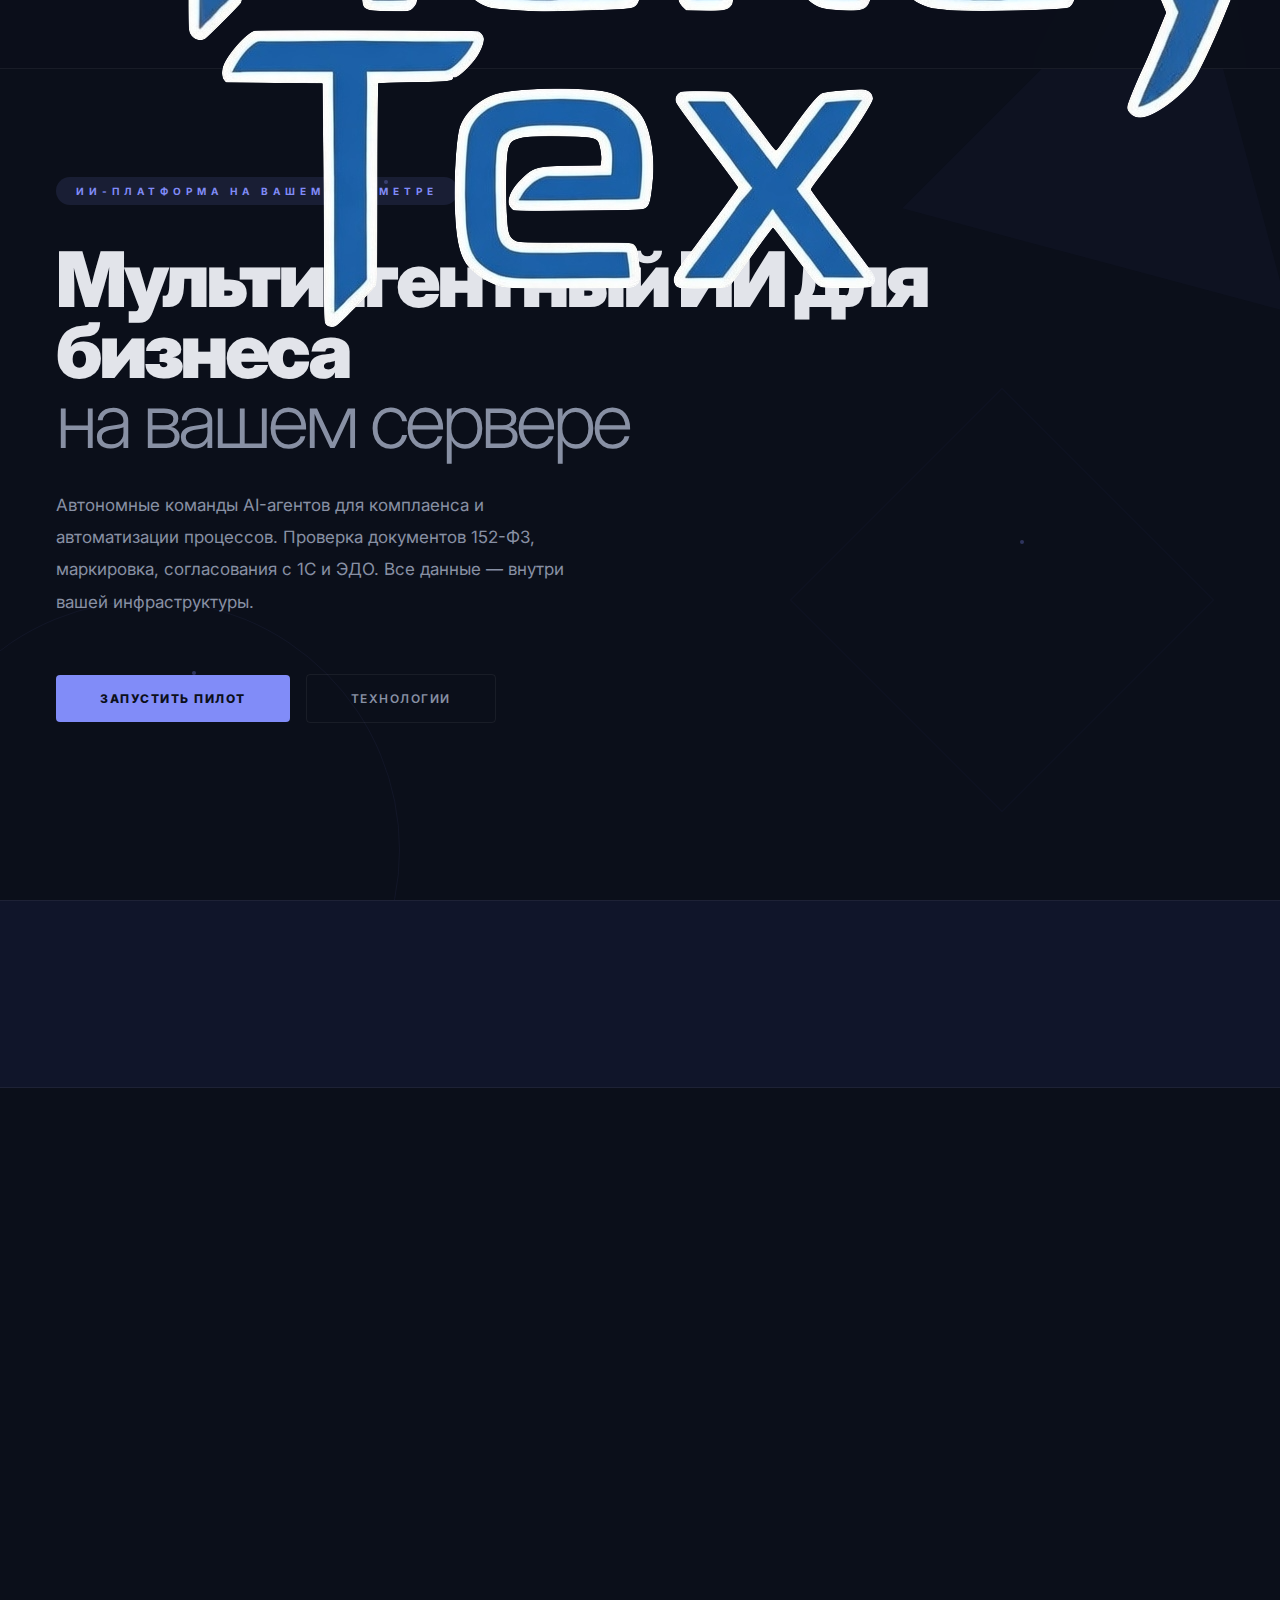
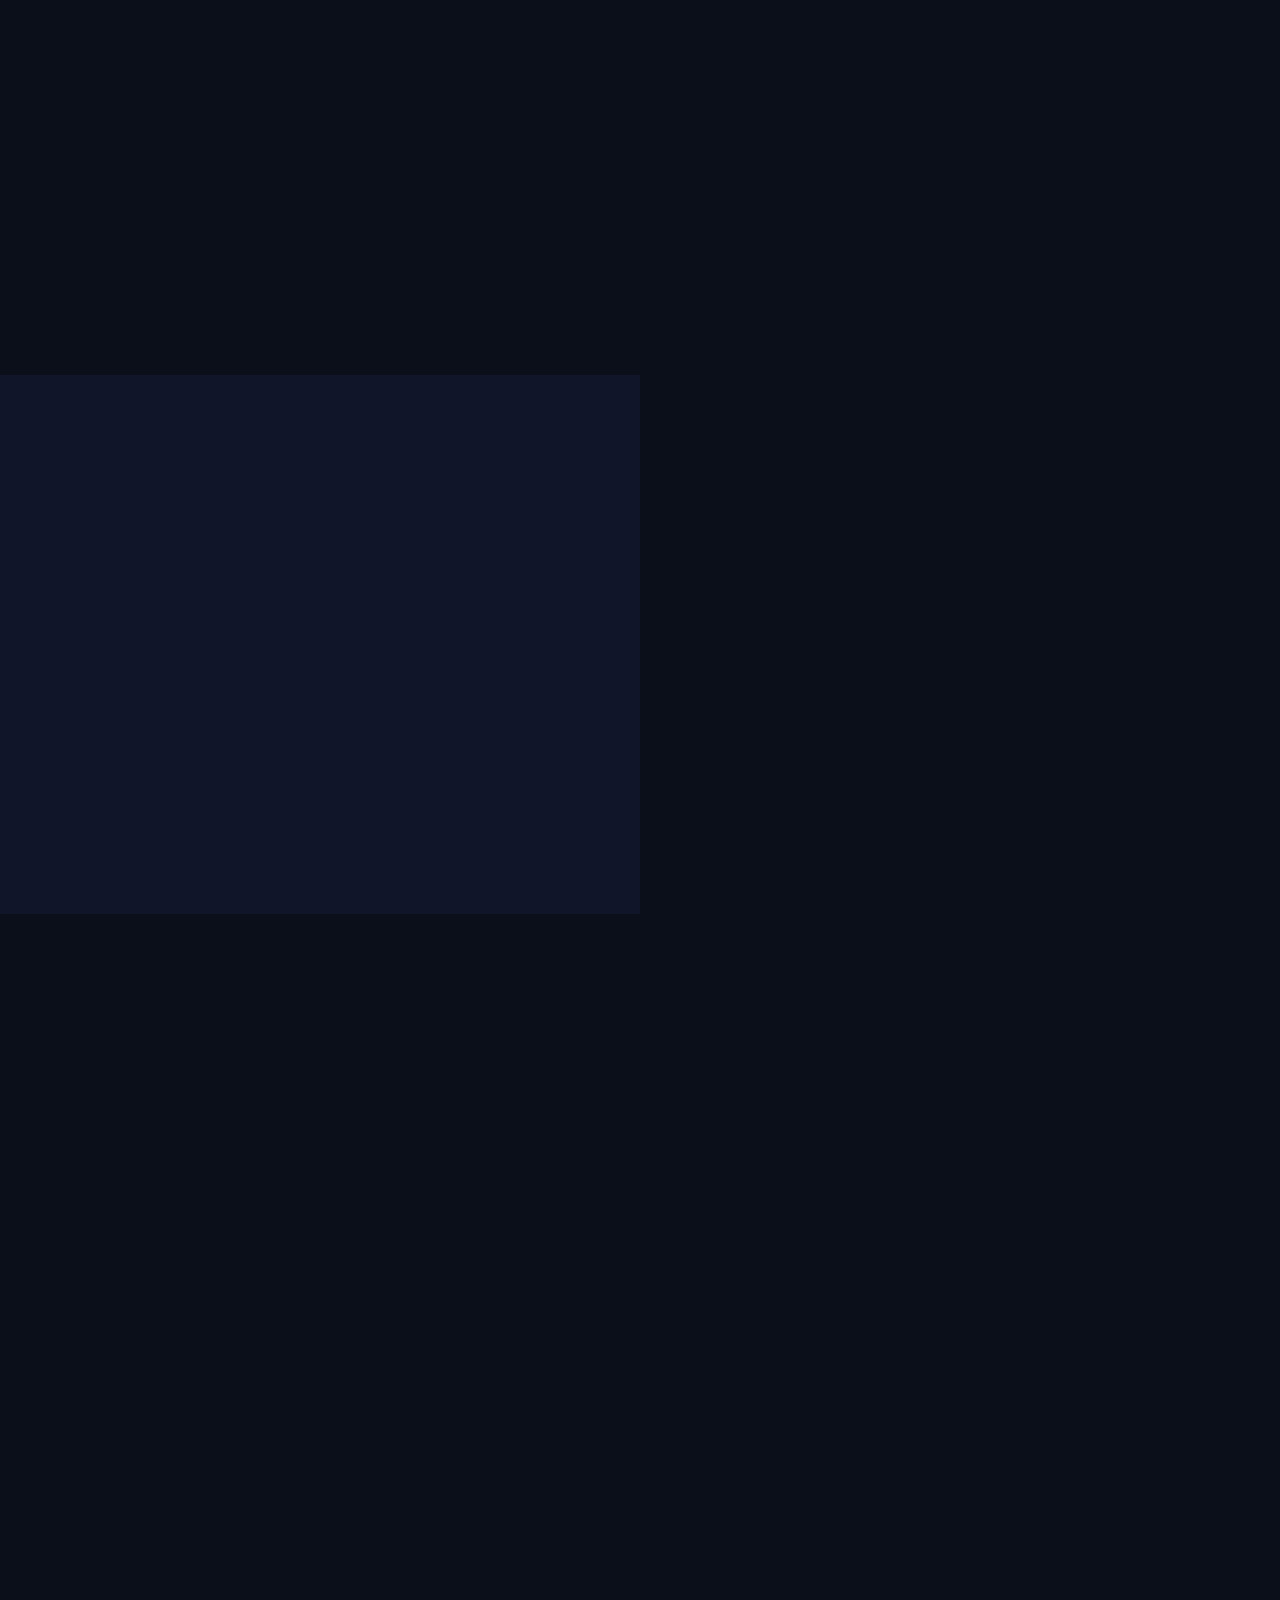
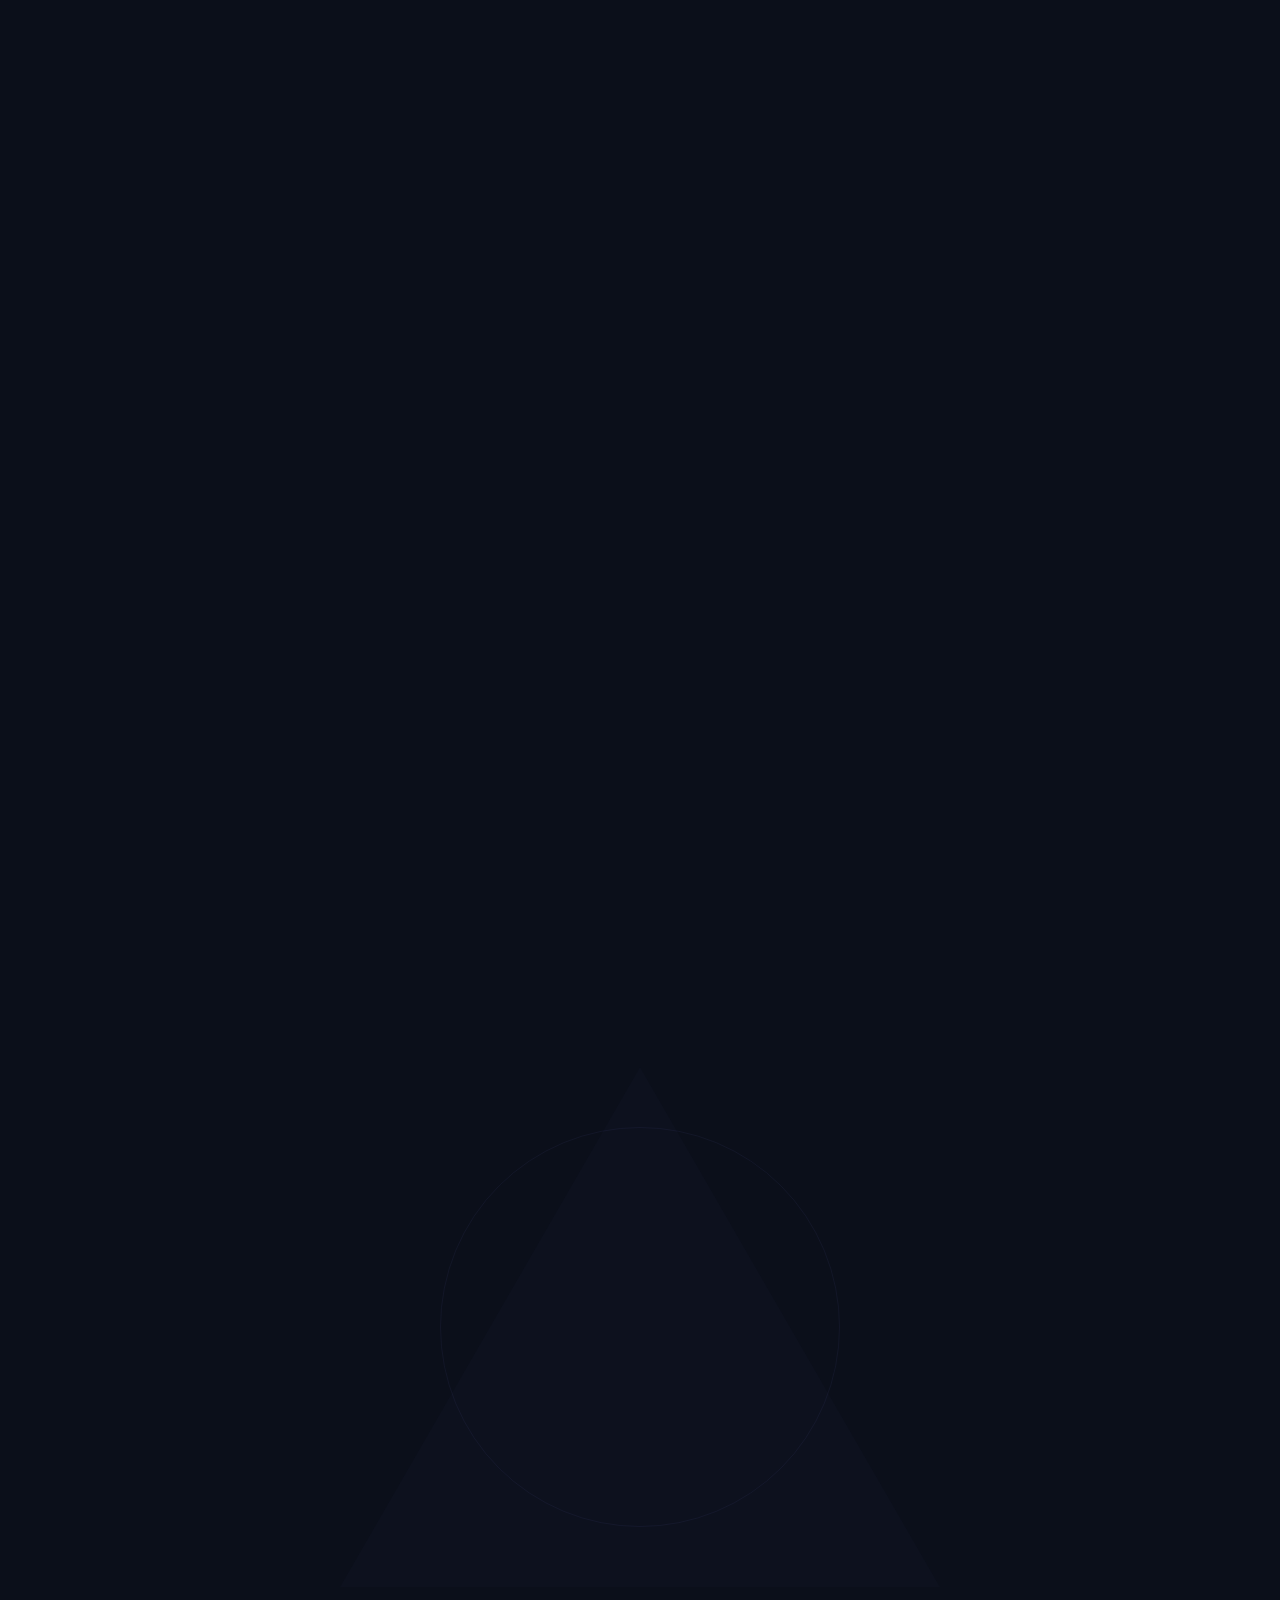
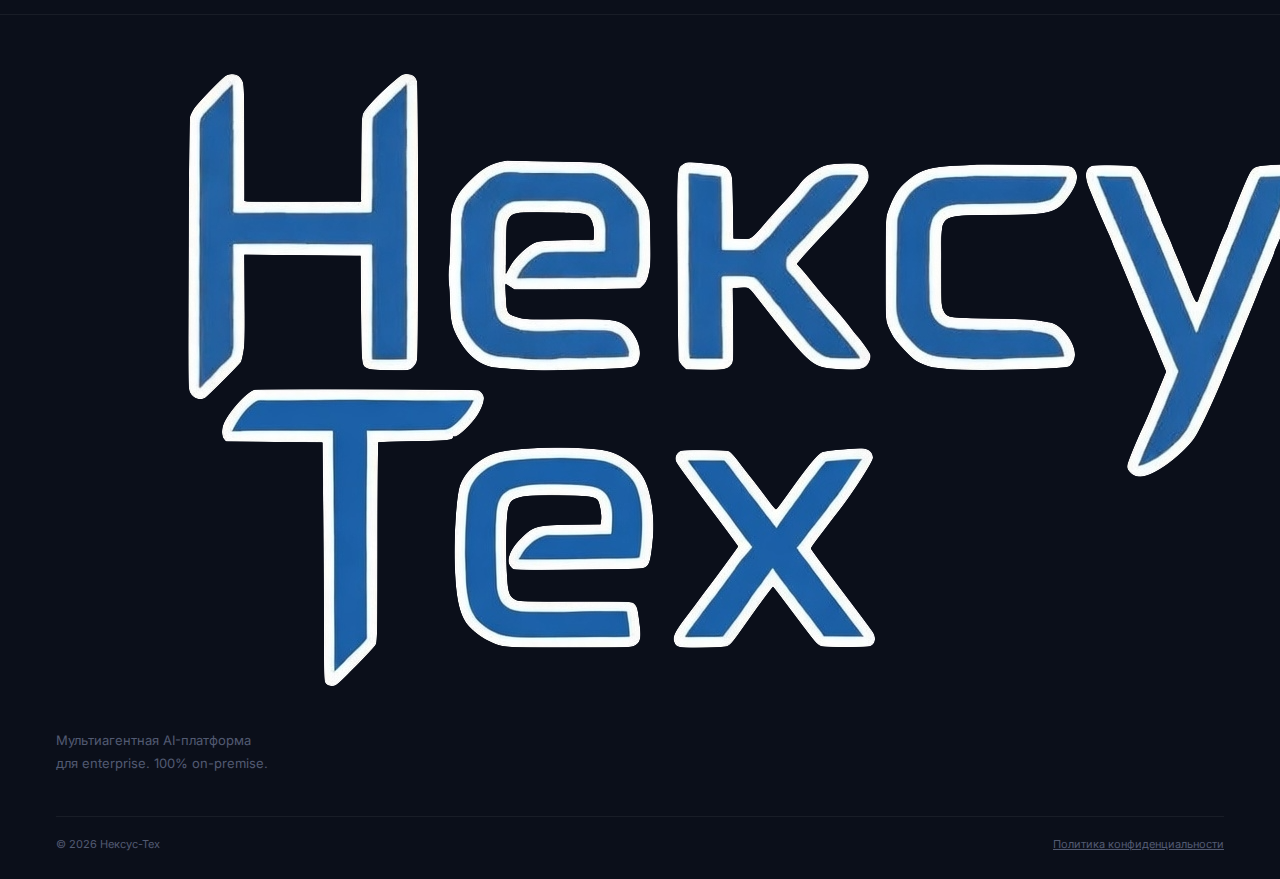
<file: index.html>
<!DOCTYPE html>
<html lang="ru">
<head>
<meta charset="UTF-8">
<meta name="viewport" content="width=device-width, initial-scale=1.0">
<title>Мультиагентный ИИ для бизнеса on-premise — Нексус-Тех</title>
<meta name="description" content="Мультиагентная ИИ-платформа для enterprise on-premise: проверка документов 152-ФЗ, маркировка Честный Знак, автоматизация согласований с 1С и ЭДО. Данные не покидают периметр.">
<link rel="canonical" href="https://нексус-тех.рф/">
<meta property="og:type" content="website">
<meta property="og:url" content="https://нексус-тех.рф/">
<meta property="og:title" content="Мультиагентный ИИ для бизнеса on-premise — Нексус-Тех">
<meta property="og:description" content="ИИ-платформа на вашем периметре: комплаенс, автоматизация. Enterprise on-premise, 152-ФЗ, Честный Знак.">
<meta property="og:locale" content="ru_RU">
<script type="application/ld+json">
{"@context":"https://schema.org","@type":"Organization","name":"Нексус-Тех","url":"https://нексус-тех.рф","description":"Мультиагентная ИИ-платформа для enterprise on-premise: проверка документов 152-ФЗ, маркировка Честный Знак, автоматизация согласований с 1С и ЭДО. Данные не покидают периметр клиента."}
</script>
<link rel="stylesheet" href="styles.css">
</head>
<body>

<nav class="nav">
  <div class="nav-inner">
    <a href="index.html" class="logo"><img src="logo.png" alt="Нексус-Тех"></a>
    <ul class="nav-links">
      <li><a href="solutions.html">Решения</a></li>
      <li><a href="security.html">Безопасность</a></li>
      <li><a href="technology.html">Технологии</a></li>
      <li><a href="agents.html">Модели агентов</a></li>
      <li><a href="partnership.html">Партнёрство</a></li>
    </ul>
    <a href="order.html" class="nav-cta">Заказать тест</a>
    <button class="nav-burger" aria-label="Меню" id="navBurger"><span></span><span></span><span></span></button>
  </div>
  <div class="nav-mobile" id="navMobile">
    <a href="solutions.html">Решения</a>
    <a href="security.html">Безопасность</a>
    <a href="technology.html">Технологии</a>
    <a href="agents.html">Модели агентов</a>
    <a href="partnership.html">Партнёрство</a>
    <a href="order.html" class="nav-cta">Заказать тест</a>
  </div>
</nav>

<!-- HERO -->
<section class="hero">
  <div class="hero-geo">
    <div class="geo-shape geo-tri" id="geoTri"></div>
    <div class="geo-shape geo-circ" id="geoCirc"></div>
    <div class="geo-shape geo-rect" id="geoRect"></div>
    <div class="geo-shape geo-dot d1"></div>
    <div class="geo-shape geo-dot d2"></div>
    <div class="geo-shape geo-dot d3"></div>
  </div>
  <div class="hero-inner">
    <div class="hero-tag">ИИ-платформа на вашем периметре</div>
    <h1>Мультиагентный ИИ для бизнеса<br><span class="thin">на вашем сервере</span></h1>
    <p class="hero-desc">Автономные команды AI-агентов для комплаенса и автоматизации процессов. Проверка документов 152-ФЗ, маркировка, согласования с 1С и ЭДО. Все данные — внутри вашей инфраструктуры.</p>
    <div class="hero-actions">
      <a href="order.html" class="btn-accent">Запустить пилот</a>
      <a href="technology.html" class="btn-outline">Технологии</a>
    </div>
  </div>
</section>

<!-- METRICS -->
<div class="metrics-section">
  <div class="metrics-grid rv">
    <div class="mg-item"><div class="mg-val hi">100%</div><div class="mg-desc">В вашем периметре</div></div>
    <div class="mg-item"><div class="mg-val">152-ФЗ</div><div class="mg-desc">Полное соответствие</div></div>
    <div class="mg-item"><div class="mg-val hi">1-2</div><div class="mg-desc">Месяца внедрение</div></div>
    <div class="mg-item"><div class="mg-val">0</div><div class="mg-desc">Данных во вне</div></div>
  </div>
</div>

<!-- SOLUTIONS -->
<section style="padding:120px 0">
  <div class="s-pad">
    <div class="s-label rv">Решения</div>
    <div class="s-title rv">Глубокая экспертиза.</div>
    <div class="s-sub rv">Не универсальный ассистент. Точное решение конкретной боли с измеримой окупаемостью.</div>
  </div>
  <div class="sol-grid content-wrap">
    <a href="solutions.html#compliance" class="sol-card rv">
      <div class="sol-num">01</div>
      <h3>Комплаенс-документы</h3>
      <p>Автоматическая проверка договоров, актов и накладных на соответствие 152-ФЗ и маркировке Честный Знак.</p>
      <div class="sol-stats">
        <div><div class="ss-val">~5 мин</div><div class="ss-label">На документ</div></div>
        <div><div class="ss-val">-90%</div><div class="ss-label">Нарушений</div></div>
      </div>
      <div class="sol-link">Подробнее &rarr;</div>
    </a>
    <a href="solutions.html#feedback" class="sol-card rv">
      <div class="sol-num">02</div>
      <h3>Обращения</h3>
      <p>Обработка обращений из почты, CRM и тикет-систем. Анализ тональности, генерация ответа, эскалация.</p>
      <div class="sol-stats">
        <div><div class="ss-val">&lt;2 ч</div><div class="ss-label">Ответ клиенту</div></div>
        <div><div class="ss-val">RAG</div><div class="ss-label">База знаний</div></div>
      </div>
      <div class="sol-link">Подробнее &rarr;</div>
    </a>
    <a href="solutions.html#automation" class="sol-card rv">
      <div class="sol-num">03</div>
      <h3>Автоматизация</h3>
      <p>Маршрутизация заявок, согласования, трекинг. Интеграция с 1С, Bitrix24, ЭДО. Ноль потерянных запросов.</p>
      <div class="sol-stats">
        <div><div class="ss-val">1-2 дня</div><div class="ss-label">Вместо 2 недель</div></div>
        <div><div class="ss-val">0</div><div class="ss-label">Потерянных</div></div>
      </div>
      <div class="sol-link">Подробнее &rarr;</div>
    </a>
  </div>
</section>

<!-- SECURITY BRIEF -->
<section style="padding:0">
  <div class="sec-split">
    <div class="sec-left">
      <div class="s-label rv">Безопасность</div>
      <div class="s-title rv">Данные не покидают<br>ваш периметр.</div>
      <div class="s-sub rv" style="margin-bottom:40px">Каждый компонент работает на ваших серверах. Ни один запрос не уходит наружу.</div>
      <a href="security.html" class="btn-outline rv">Подробнее о безопасности</a>
    </div>
    <div class="sec-right">
      <div class="sec-item rv">
        <div class="si-icon"><svg viewBox="0 0 24 24"><rect x="3" y="11" width="18" height="11" rx="2"/><path d="M7 11V7a5 5 0 0110 0v4"/></svg></div>
        <div><h4>AES-256 + TLS 1.3</h4><p>Шифрование данных в покое и при передаче.</p></div>
      </div>
      <div class="sec-item rv">
        <div class="si-icon"><svg viewBox="0 0 24 24"><path d="M12 22s8-4 8-10V5l-8-3-8 3v7c0 6 8 10 8 10z"/></svg></div>
        <div><h4>Prompt Injection Guard</h4><p>Трёхуровневая защита: regex, семантика, LLM-as-judge.</p></div>
      </div>
      <div class="sec-item rv">
        <div class="si-icon"><svg viewBox="0 0 24 24"><path d="M16 21v-2a4 4 0 00-4-4H6a4 4 0 00-4 4v2"/><circle cx="9" cy="7" r="4"/><path d="M22 21v-2a4 4 0 00-3-3.87"/><path d="M16 3.13a4 4 0 010 7.75"/></svg></div>
        <div><h4>RBAC + LDAP/AD</h4><p>Ролевая модель. 2FA. Active Directory.</p></div>
      </div>
      <div class="sec-item rv">
        <div class="si-icon"><svg viewBox="0 0 24 24"><path d="M14 2H6a2 2 0 00-2 2v16a2 2 0 002 2h12a2 2 0 002-2V8z"/><polyline points="14 2 14 8 20 8"/></svg></div>
        <div><h4>Регуляторное соответствие</h4><p>152-ФЗ, ФСТЭК, Честный Знак. Поддержка сертифицированных ОС.</p></div>
      </div>
    </div>
  </div>
</section>

<!-- TECH BRIEF -->
<section style="padding:120px 0">
  <div class="s-pad">
    <div class="s-label rv">Технологии</div>
    <div class="s-title rv">Полный контроль<br>над стеком.</div>
    <div class="s-sub rv">Полная прозрачность. Независимость от облачных провайдеров.</div>
  </div>
  <div class="content-wrap">
    <div class="arch-box arch-box--home rv-scale">
      <div class="a-row">
        <div class="an an--expand" role="button" tabindex="0"><div class="an-t">Документы</div><div class="an-s">PDF / Скан / ЭДО</div><div class="an-expand">Входные документы в любом формате: скан, PDF, выгрузки из ЭДО. Обработка внутри вашего периметра.</div></div>
        <div class="an an--expand" role="button" tabindex="0"><div class="an-t">AI-агенты</div><div class="an-s">LangGraph</div><div class="an-expand">Граф агентов: извлечение, проверка, маршрутизация. Каждая роль — отдельный агент с чёткой задачей.</div></div>
        <div class="an an--expand" role="button" tabindex="0"><div class="an-t">Результат</div><div class="an-s">Решение + действие</div><div class="an-expand">Структурированный вывод, интеграция с 1С, CRM, ЭДО. Human-in-the-Loop для критичных решений.</div></div>
      </div>
      <div class="a-div"></div>
      <div class="a-row">
        <div class="an an--expand" role="button" tabindex="0"><div class="an-t">LLM</div><div class="an-s">Qwen 2.5 / Llama 3.2</div><div class="an-expand">Модели развёрнуты on-premise. Нет отправки данных в облако. Поддержка открытых LLM.</div></div>
        <div class="an an--expand" role="button" tabindex="0"><div class="an-t">Vector DB</div><div class="an-s">Qdrant / PgVector</div><div class="an-expand">База знаний для RAG: регламенты, прецеденты, нормативы. Поиск контекста перед ответом.</div></div>
        <div class="an an--expand" role="button" tabindex="0"><div class="an-t">Inference</div><div class="an-s">Ollama / vLLM</div><div class="an-expand">Локальный инференс на ваших серверах. Масштабирование под нагрузку.</div></div>
        <div class="an an--expand" role="button" tabindex="0"><div class="an-t">API</div><div class="an-s">FastAPI</div><div class="an-expand">Единый API для интеграции с вашими системами и скриптами.</div></div>
      </div>
      <div class="a-div"></div>
      <div class="a-row">
        <div class="an an--expand" role="button" tabindex="0"><div class="an-t">1С</div><div class="an-s">ERP</div><div class="an-expand">Обмен данными с 1С: документы, справочники, проведение.</div></div>
        <div class="an an--expand" role="button" tabindex="0"><div class="an-t">Bitrix24</div><div class="an-s">CRM</div><div class="an-expand">Интеграция с CRM: заявки, контакты, задачи.</div></div>
        <div class="an an--expand" role="button" tabindex="0"><div class="an-t">ЭДО</div><div class="an-s">Диадок / СБИС</div><div class="an-expand">Электронный документооборот: отправка и приём документов.</div></div>
        <div class="an an--expand" role="button" tabindex="0"><div class="an-t">Маркировка</div><div class="an-s">Честный Знак</div><div class="an-expand">Проверка маркировки и соответствия регламентам.</div></div>
        <div class="an an--expand" role="button" tabindex="0"><div class="an-t">Monitoring</div><div class="an-s">Prometheus</div><div class="an-expand">Метрики, алерты, дашборды для контроля работы системы.</div></div>
      </div>
    </div>
    <div style="text-align:center;margin-top:48px">
      <a href="technology.html" class="btn-outline rv">Вся архитектура</a>
    </div>
  </div>
</section>

<!-- CTA -->
<section class="cta-section">
  <div class="cta-geo">
    <div class="cta-geo-tri"></div>
    <div class="cta-geo-circ"></div>
  </div>
  <h2 class="rv">Готовы к пилоту?</h2>
  <p class="rv">Запустите AI-систему внутри вашего защищённого периметра. Результат — через несколько недель.</p>
  <a href="order.html" class="btn-accent rv">Заказать тест</a>
</section>

<footer>
  <div class="ft-grid">
    <div>
      <a href="index.html" class="logo"><img src="logo.png" alt="Нексус-Тех"></a>
      <div class="ft-brand">Мультиагентная AI-платформа<br>для enterprise. 100% on-premise.</div>
    </div>
    <div class="ft-col"><h4>Платформа</h4><a href="index.html">Обзор</a><a href="security.html">Безопасность</a><a href="technology.html">Архитектура</a><a href="agents.html">Модели агентов</a></div>
    <div class="ft-col"><h4>Решения</h4><a href="solutions.html#compliance">Комплаенс</a><a href="solutions.html#automation">Автоматизация</a></div>
    <div class="ft-col"><h4>Компания</h4><a href="order.html">Контакты</a><a href="partnership.html">Партнёрам</a></div>
  </div>
  <div class="ft-bottom"><span>&copy; <span id="cpyear"></span> Нексус-Тех</span><span><a href="privacy.html">Политика конфиденциальности</a></span></div>
</footer>

<script>
// Geometric shapes
const geoShapes = document.querySelectorAll('.geo-shape');
setTimeout(() => geoShapes.forEach(s => s.classList.add('visible')), 400);

let ticking = false;
window.addEventListener('scroll', () => {
  if (!ticking) {
    requestAnimationFrame(() => {
      const s = window.scrollY;
      const tri = document.getElementById('geoTri');
      const circ = document.getElementById('geoCirc');
      const rect = document.getElementById('geoRect');
      if (tri) tri.style.transform = `rotate(${15 + s * 0.02}deg) translateY(${s * 0.1}px)`;
      if (circ) circ.style.transform = `scale(${0.8 + s * 0.0003}) translateX(${s * 0.03}px)`;
      if (rect) rect.style.transform = `rotate(${45 + s * 0.015}deg) translate(${-s * 0.02}px, ${-s * 0.02}px)`;
      ticking = false;
    });
    ticking = true;
  }
});

// Mobile menu
document.getElementById('navBurger')?.addEventListener('click', () => {
  document.getElementById('navMobile').classList.toggle('open');
});
document.querySelectorAll('.nav-mobile a').forEach(a => a.addEventListener('click', () => {
  document.getElementById('navMobile').classList.remove('open');
}));

document.getElementById('cpyear') && (document.getElementById('cpyear').textContent = new Date().getFullYear());
// Reveal on scroll
const obs = new IntersectionObserver((entries) => {
  entries.forEach(e => { if (e.isIntersecting) e.target.classList.add('visible'); });
}, { threshold: 0.08, rootMargin: '0px 0px -30px 0px' });
document.querySelectorAll('.rv, .rv-scale').forEach(el => obs.observe(el));

// Архитектура на главной: раскрывающийся текст по клику
document.querySelectorAll('.arch-box--home .an--expand').forEach(block => {
  block.addEventListener('click', () => {
    const wasOpen = block.classList.contains('open');
    document.querySelectorAll('.arch-box--home .an--expand').forEach(b => b.classList.remove('open'));
    if (!wasOpen) block.classList.add('open');
  });
  block.addEventListener('keydown', (e) => {
    if (e.key === 'Enter' || e.key === ' ') {
      e.preventDefault();
      block.click();
    }
  });
});
</script>
</body>
</html>
</file>
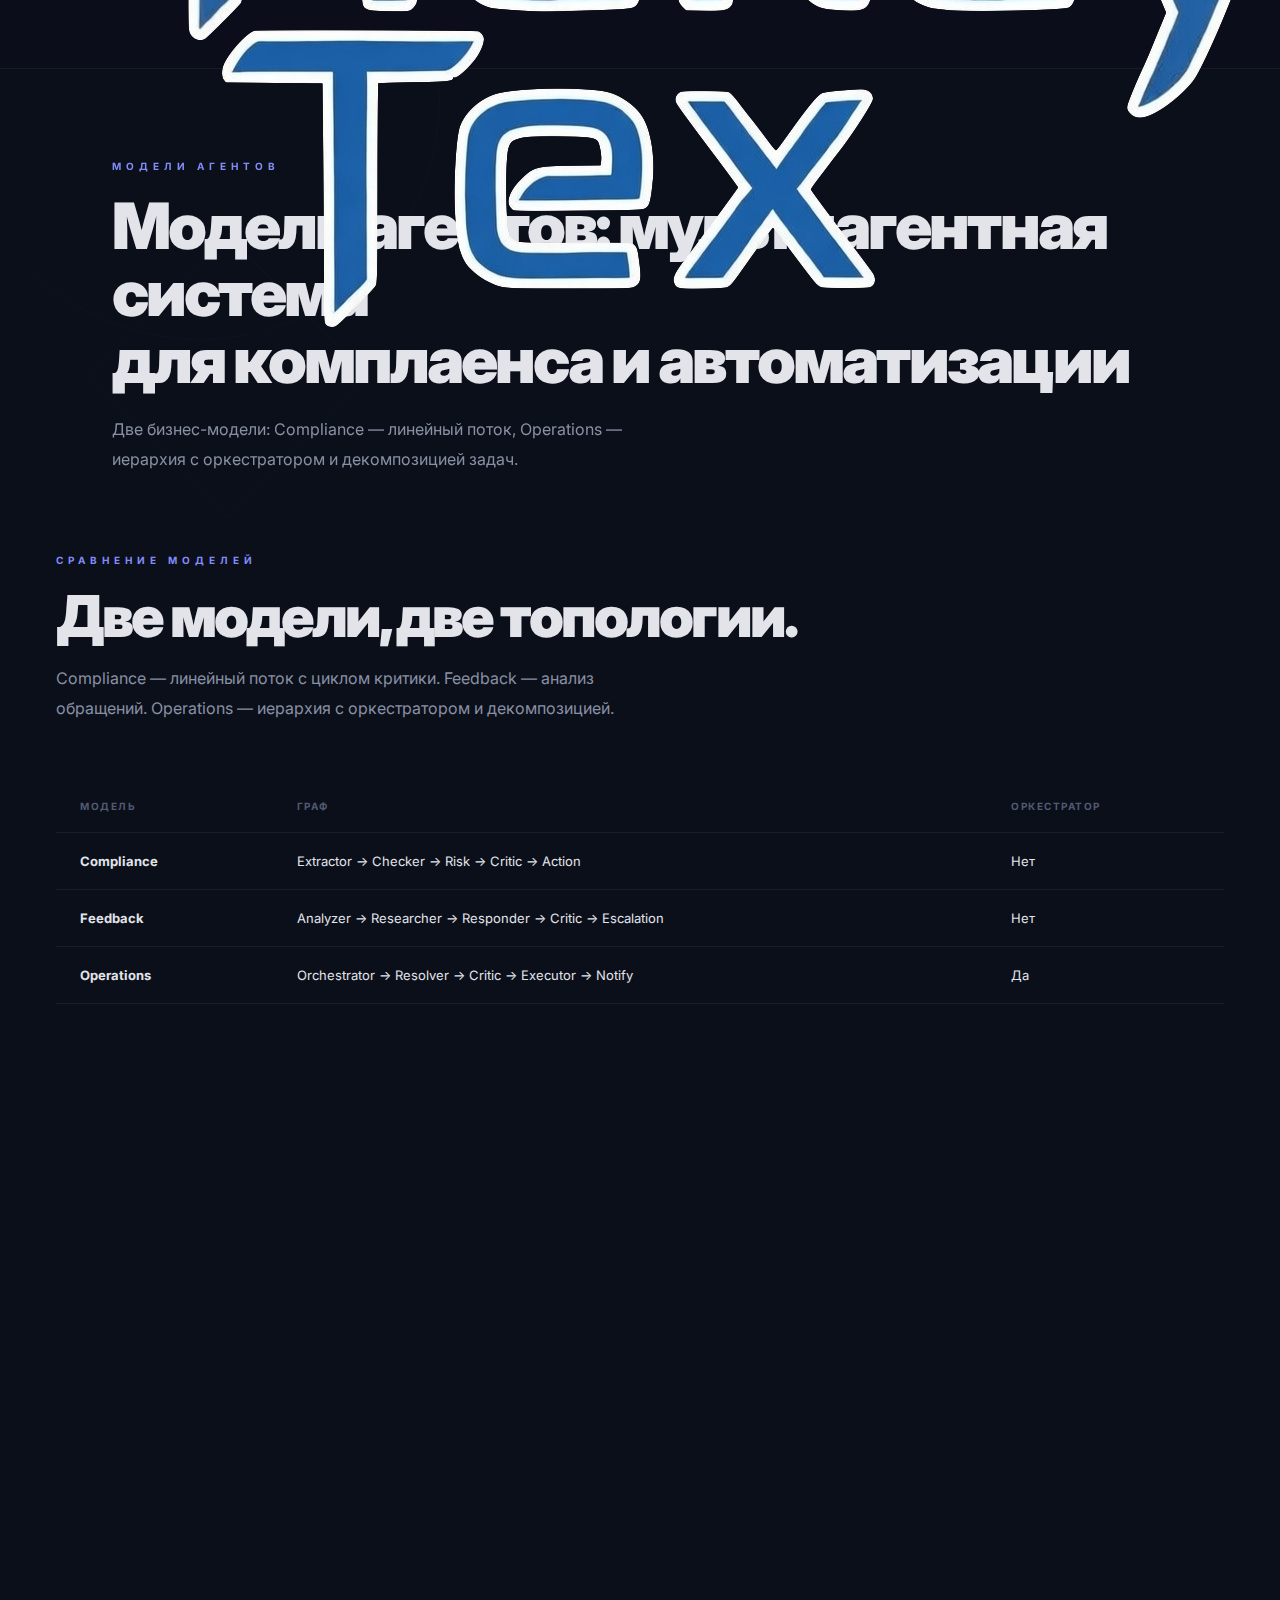
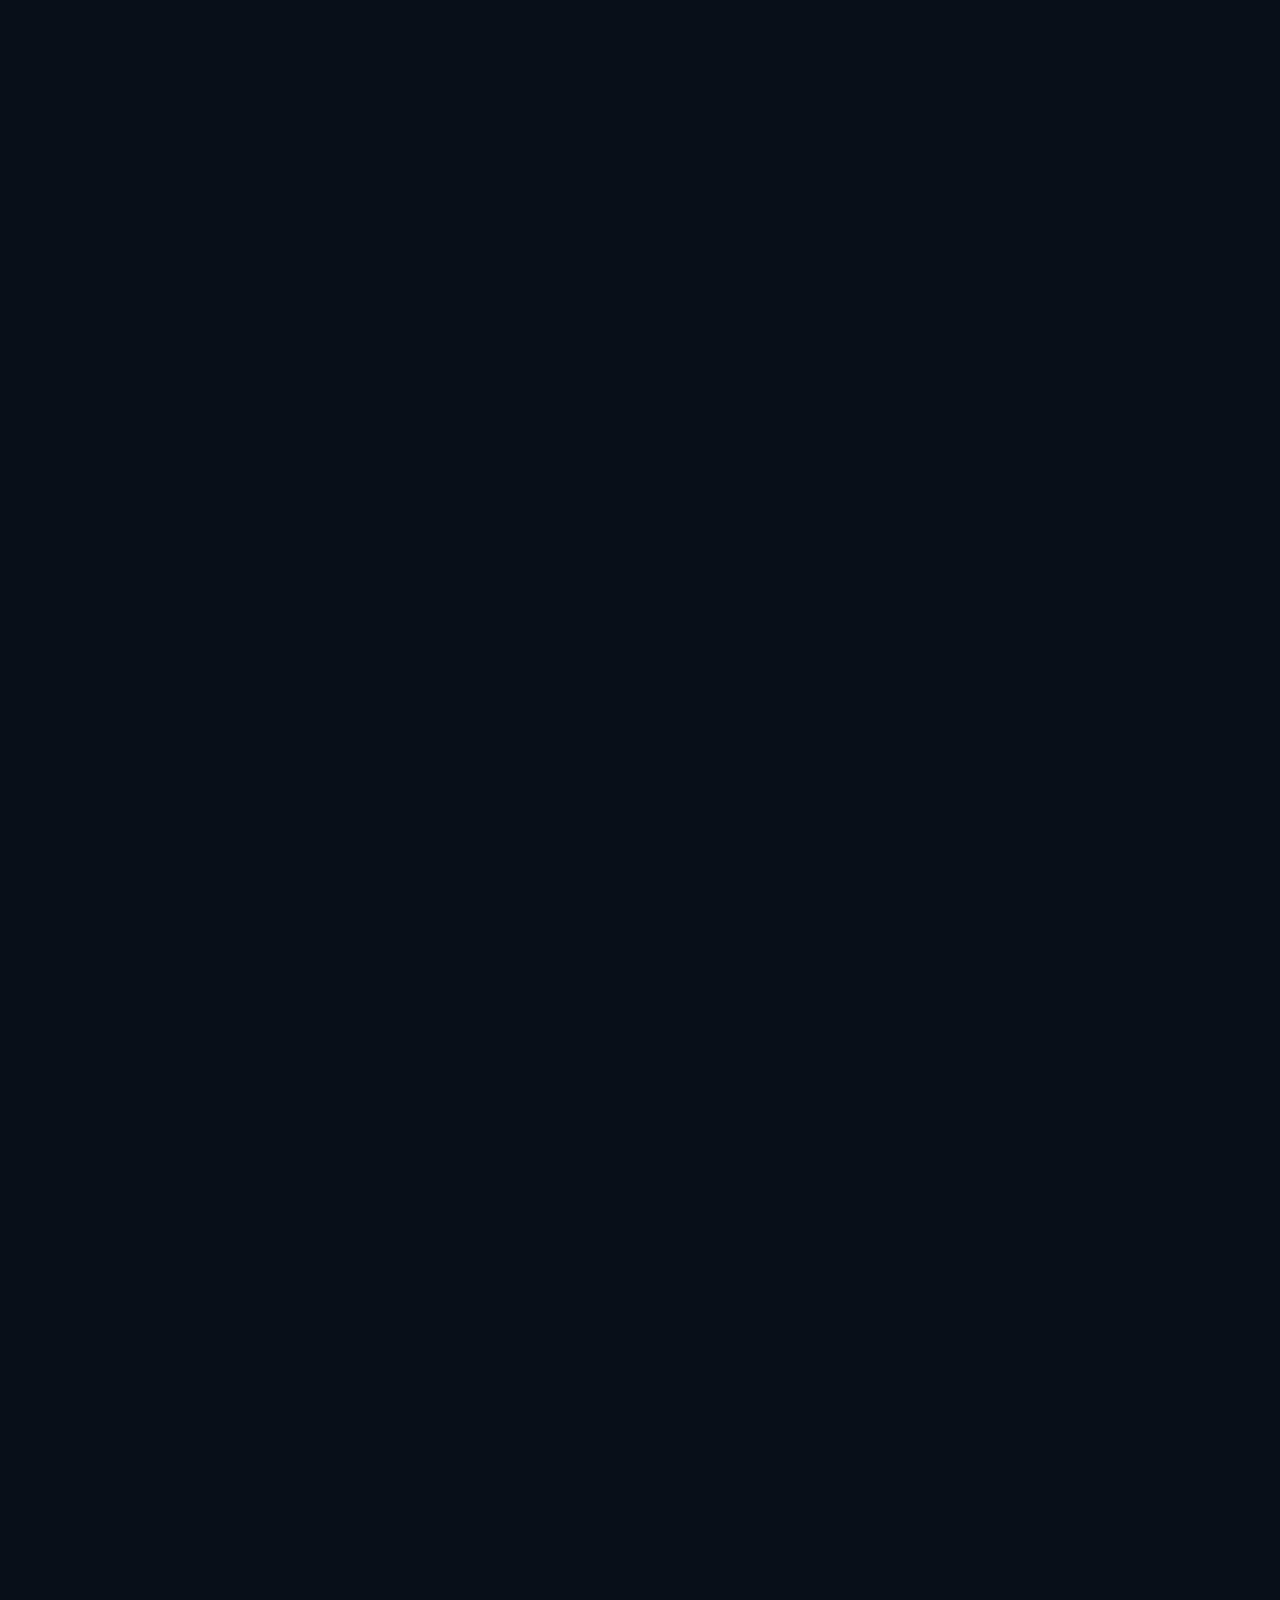
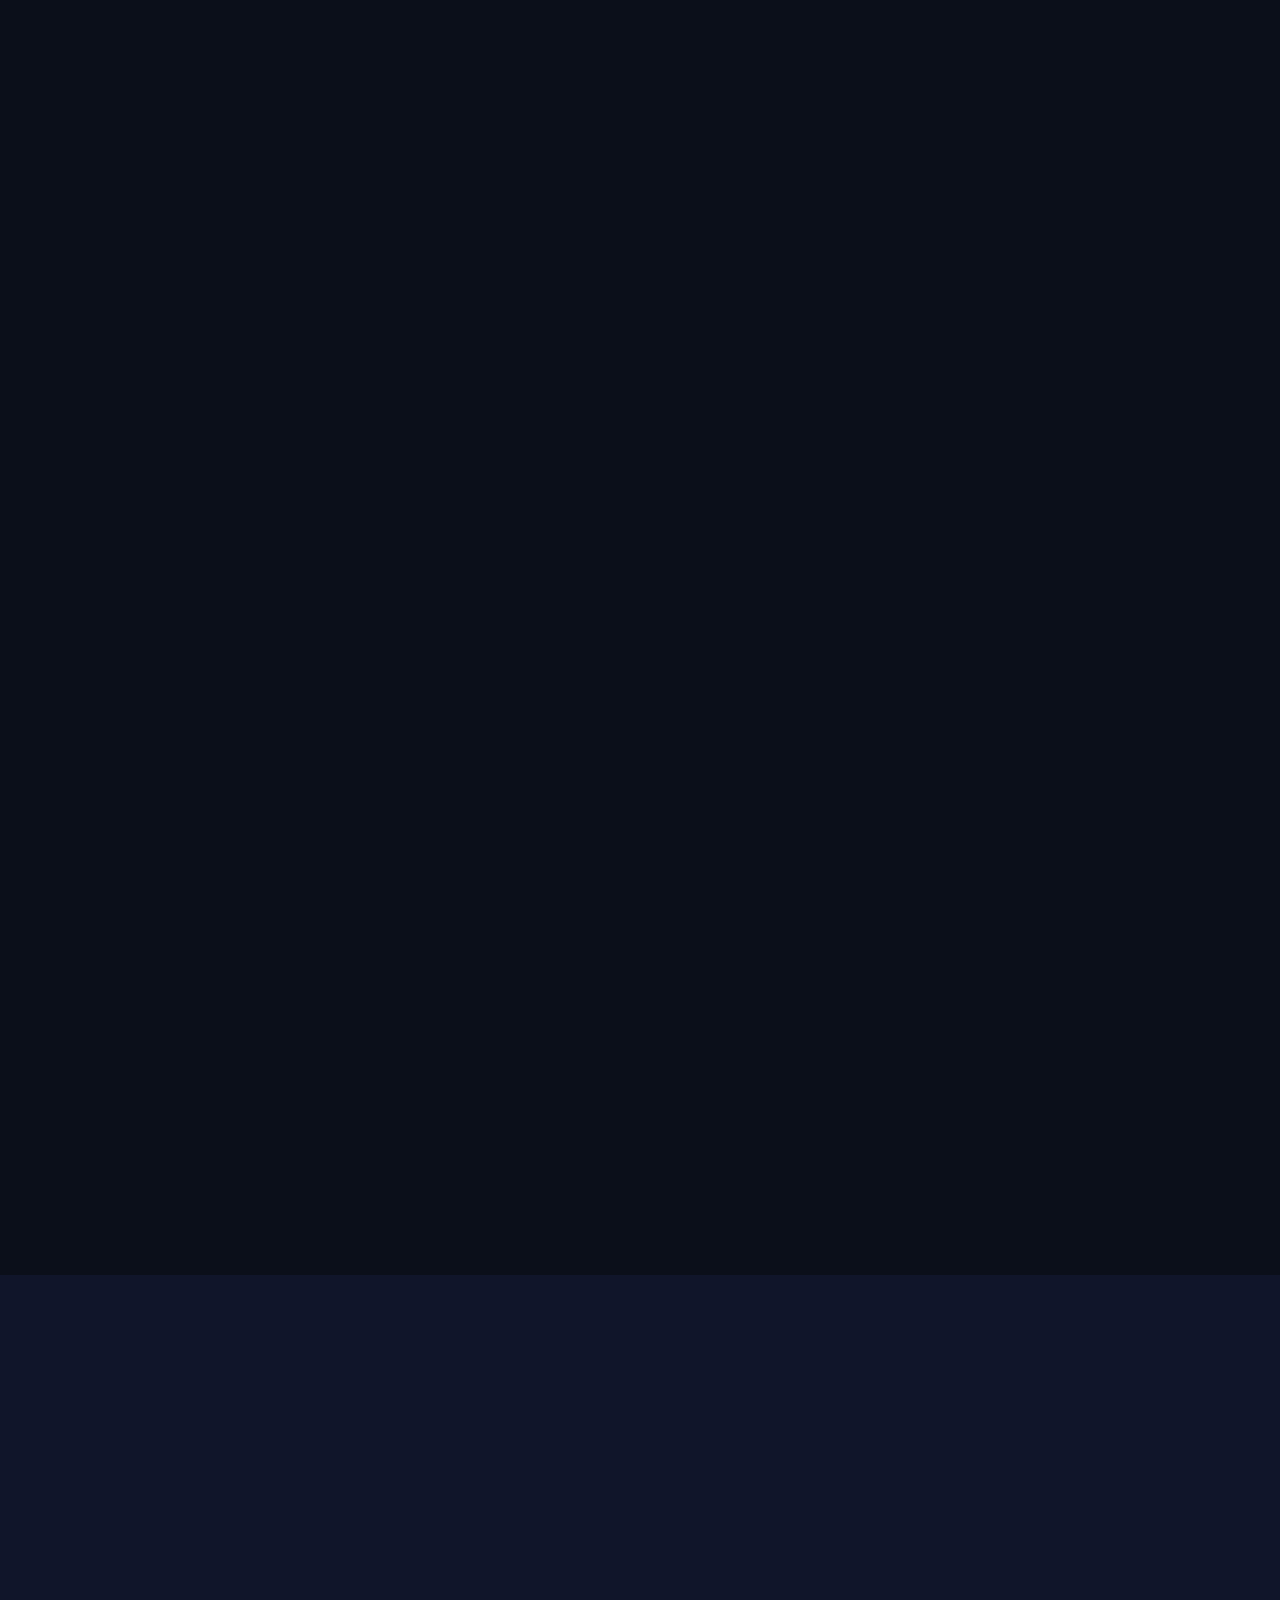
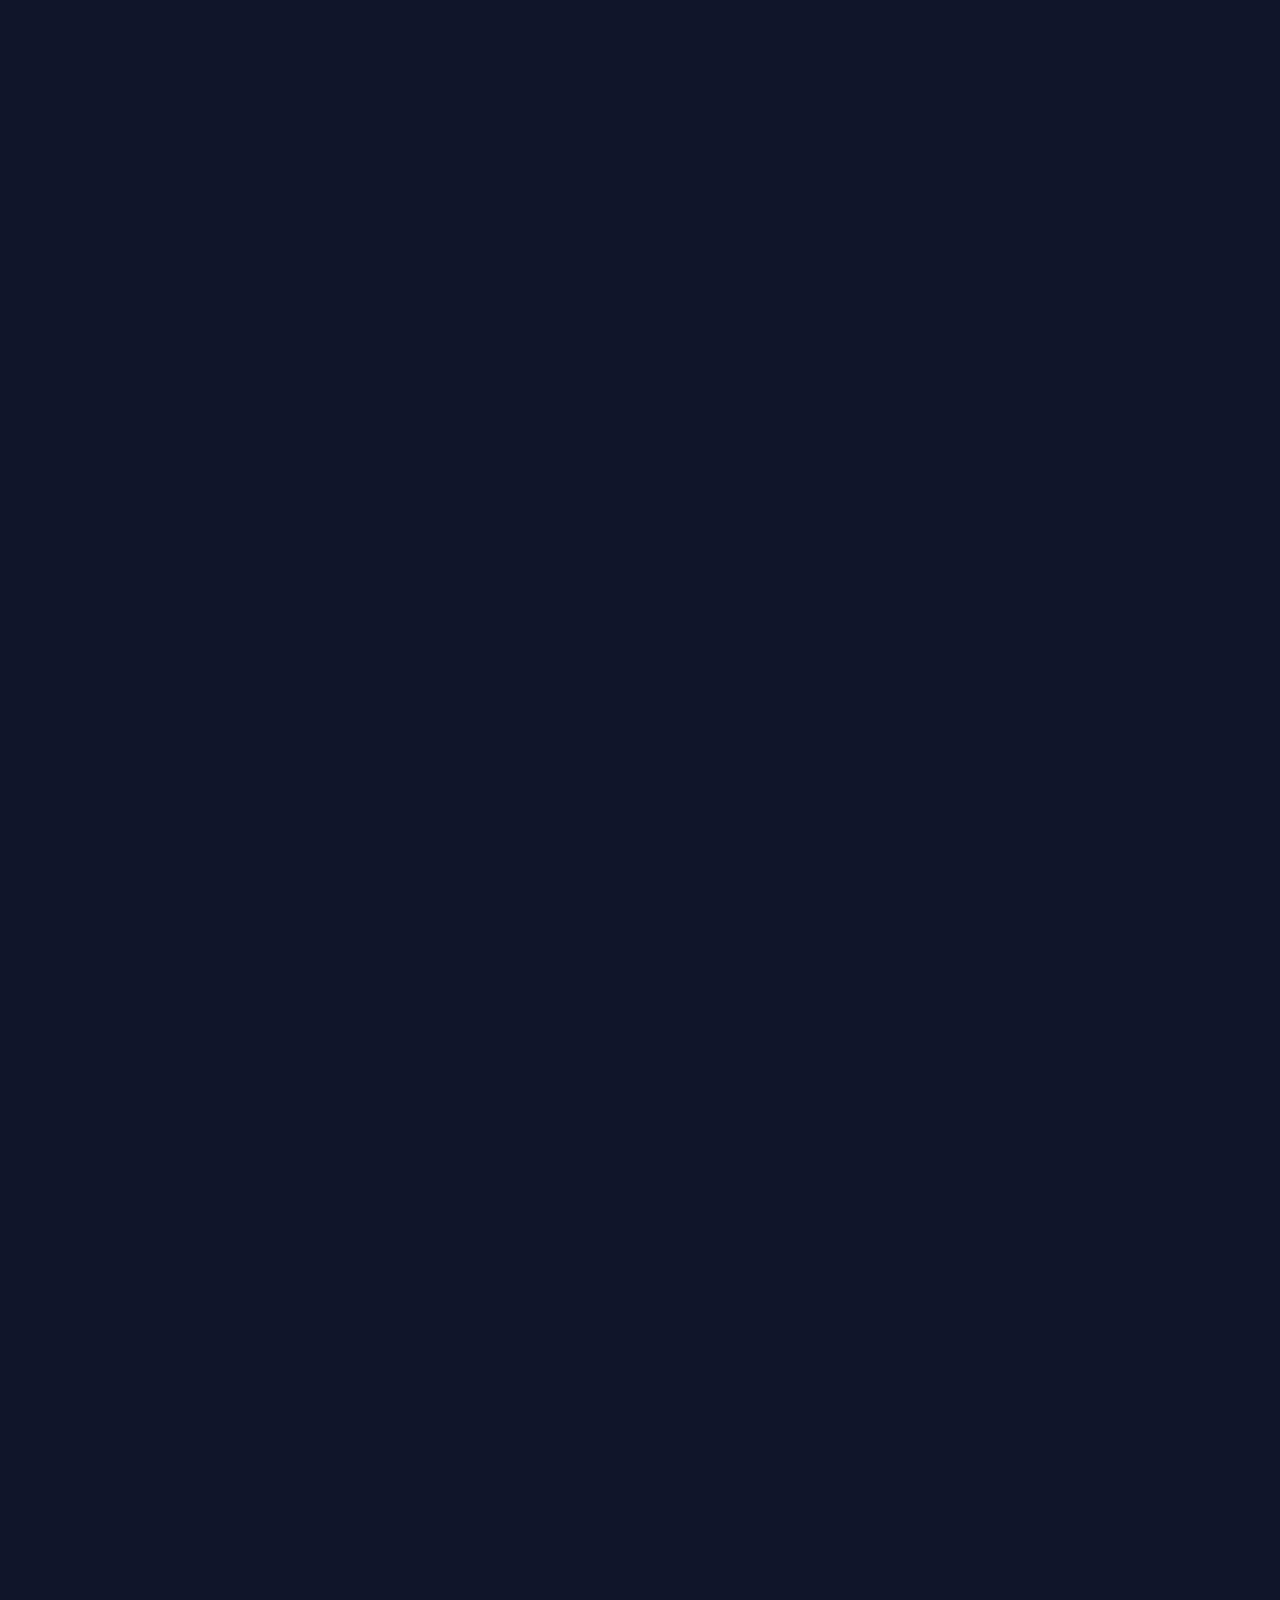
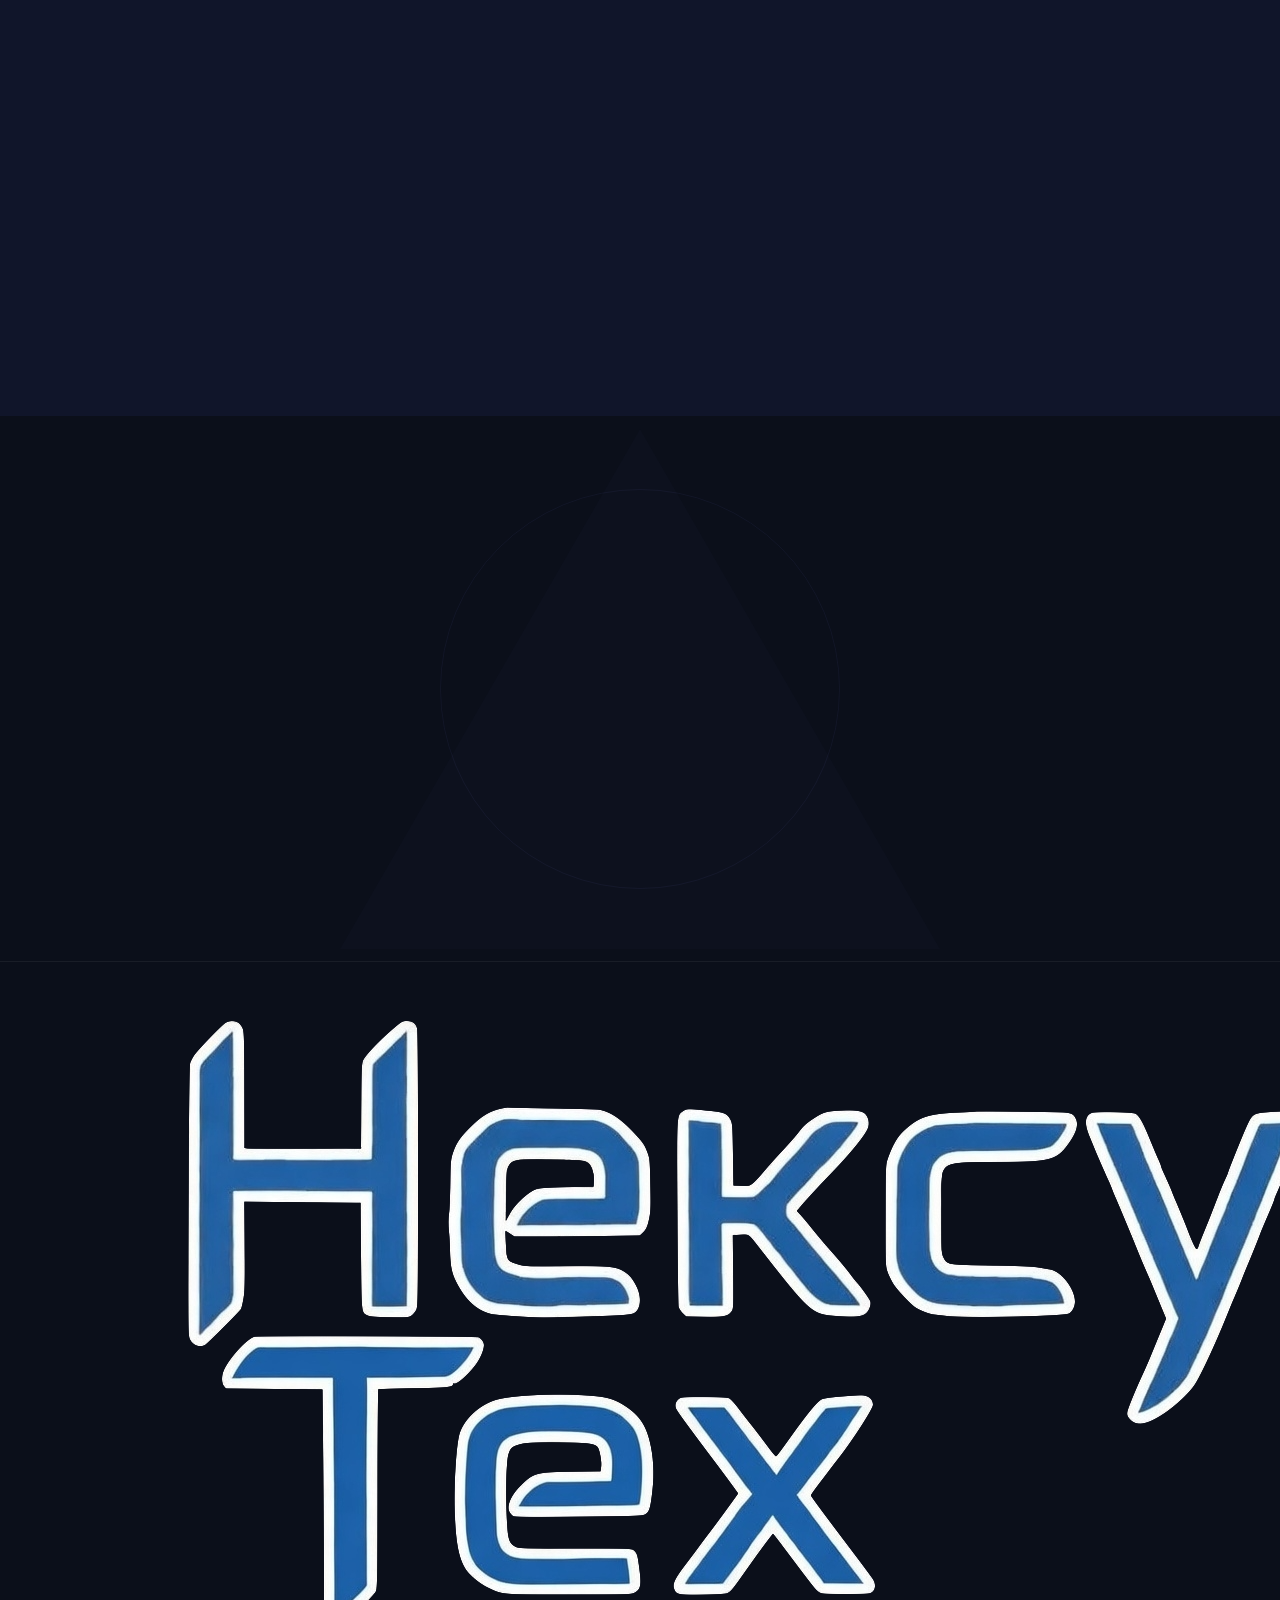
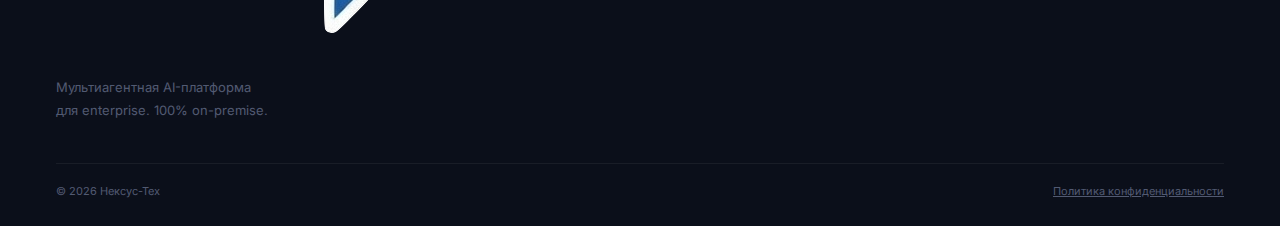
<file: agents.html>
<!DOCTYPE html>
<html lang="ru">
<head>
<meta charset="UTF-8">
<meta name="viewport" content="width=device-width, initial-scale=1.0">
<title>Модели агентов: мультиагентная система для комплаенса и автоматизации — Нексус-Тех</title>
<meta name="description" content="Модели мультиагентного ИИ для enterprise: Compliance (проверка документов 152-ФЗ), Operations (согласования). Оркестратор, роли, граф агентов.">
<link rel="canonical" href="https://нексус-тех.рф/agents.html">
<meta property="og:type" content="website">
<meta property="og:url" content="https://нексус-тех.рф/agents.html">
<meta property="og:title" content="Модели агентов: мультиагентная система — Нексус-Тех">
<meta property="og:description" content="Compliance, Operations — граф агентов для комплаенса и автоматизации. Enterprise on-premise.">
<meta property="og:locale" content="ru_RU">
<script type="application/ld+json">
{"@context":"https://schema.org","@type":"FAQPage","mainEntity":[
{"@type":"Question","name":"Почему мультиагенты лучше обычного одного агента?","acceptedAnswer":{"@type":"Answer","text":"Когда один агент и извлекает данные, и проверяет нормы, и решает — он чаще ошибается и «галлюцинирует». Мы разбиваем работу на роли: один извлекает, другой проверяет, третий оценивает риски, четвёртый может отправить на доработку. Каждый делает своё, следующий перепроверяет. В итоге меньше пропусков и ложных срабатываний, и всегда понятно, на каком шаге что произошло. Плюс под новый сценарий можно перенастроить цепочку, а не переписывать одну большую модель."}},
{"@type":"Question","name":"Как быстро можно внедрить мультиагентный ИИ у себя?","acceptedAnswer":{"@type":"Answer","text":"Пилотный контур обычно поднимаем за 1–2 месяца: развёртывание на ваших серверах, подключение к ключевым системам (1С, CRM, ЭДО — по необходимости), обучение команды. Дальше — масштабирование под ваши процессы. Срок зависит от объёма интеграций и сложности регламентов."}},
{"@type":"Question","name":"Подходит ли платформа для автоматической проверки документов на 152-ФЗ и маркировку?","acceptedAnswer":{"@type":"Answer","text":"Да. Одна из основных моделей — комплаенс: проверка договоров, актов, накладных на соответствие 152-ФЗ и маркировке Честный Знак. Цепочка агентов извлекает данные, сверяет с нормативами, оценивает риски и штрафы, верифицирует результат. Всё на вашем периметре, без отправки документов вовне."}},
{"@type":"Question","name":"Как вы защищаетесь от prompt injection?","acceptedAnswer":{"@type":"Answer","text":"То, что вводит пользователь, у нас не подмешивается к служебным инструкциям агентов — у ввода своё место, агенты работают уже с обработанными данными. По критичным решениям всегда есть шаг с человеком. Всё крутится у вас на серверах, в облако ничего не уходит — подменить промпт извне по сути некуда, плюс вы видите все логи."}},
{"@type":"Question","name":"Где хранятся данные и как обеспечивается конфиденциальность?","acceptedAnswer":{"@type":"Answer","text":"Всё считается у вас: ставите модели на свои серверы или в своё облако — документы и обращения за пределы вашей инфраструктуры не уходят. В публичные API мы ничего не шлём. Смотреть данные и логи могут только ваши люди. Под 152-ФЗ и отраслевые требования закладываемся с самого начала."}},
{"@type":"Question","name":"Почему в одной модели есть Оркестратор, а в другой — нет?","acceptedAnswer":{"@type":"Answer","text":"Оркестратор нужен там, где есть декомпозиция запроса на подзадачи, маршрутизация по типу запроса или параллельное выполнение. В Compliance и Feedback поток линейный с одной точкой ветвления (Critic). В Operations один запрос порождает несколько подзадач — без оркестратора граф стал бы неподдерживаемым."}},
{"@type":"Question","name":"Можно ли встроить ваших агентов в наши регламенты и базы знаний?","acceptedAnswer":{"@type":"Answer","text":"Да. Агенты работают с вашими нормативами, регламентами и прецедентами через RAG: база знаний настраивается под клиента. Ответы и проверки привязаны к внутренним правилам компании. Пресеты можно менять под сценарий без смены топологии графа."}},
{"@type":"Question","name":"Как я могу настраивать работу моделей?","acceptedAnswer":{"@type":"Answer","text":"Администраторы настраивают веса агентов и общие задачи модели через конфигурацию. Пресеты задают профиль под сценарий: быстрая проверка, глубокая проверка, регрессия — с разными параметрами по ролям."}},
{"@type":"Question","name":"Можно ли поменять схему модели?","acceptedAnswer":{"@type":"Answer","text":"Схему менять не требуется. Гибкость достигается настройкой весов и параметров агентов под задачи клиента. Разные пресеты меняют поведение без изменения топологии графа."}}
]}
</script>
<link rel="stylesheet" href="styles.css">
<style>
/* Agent model diagram */
.agent-diagram{background:linear-gradient(165deg,var(--surface) 0%,var(--surface2) 100%);border:1px solid var(--border);border-radius:12px;padding:40px 48px;position:relative;overflow:visible}
.agent-diagram::before{content:'';position:absolute;inset:0;background-image:radial-gradient(circle at 1px 1px,rgba(129,140,248,0.03) 1px,transparent 0);background-size:20px 20px;pointer-events:none;border-radius:12px}
.agent-svg{width:100%;height:auto;display:block}
.agent-svg .node-rect{fill:var(--bg);stroke:var(--border);stroke-width:1;rx:8;transition:all .3s;cursor:pointer}
.agent-svg .agent-node:hover .node-rect{stroke:var(--accent);filter:drop-shadow(0 0 20px rgba(129,140,248,0.2))}
.agent-svg .node-rect.accent{stroke:var(--accent);fill:rgba(129,140,248,0.06)}
.agent-svg .agent-node--highlight .node-rect,.agent-svg .agent-node.agent-node--highlight .node-rect{stroke:var(--accent);fill:rgba(129,140,248,0.08);filter:drop-shadow(0 0 16px rgba(129,140,248,0.25))}
.agent-svg .node-text,.agent-svg .node-desc{fill:var(--text);font-family:Inter,system-ui,sans-serif;pointer-events:none}
.agent-svg .node-text{font-size:12px;font-weight:800}
.agent-svg .node-desc{fill:var(--text3);font-size:10px}
.agent-svg .arrow-main,.agent-svg .arrow-cycle{pointer-events:none}
.agent-svg .arrow-main{stroke:var(--accent);stroke-width:2;fill:none;opacity:0.5}
.agent-svg .agent-flow-end{fill:var(--accent);stroke:var(--accent);stroke-width:1;opacity:0.6;pointer-events:none}
.agent-svg .arrow-cycle{stroke:var(--accent);stroke-width:1.5;stroke-dasharray:6 4;fill:none;opacity:0.4}
.agent-flow{display:flex;align-items:center;justify-content:center;gap:0;flex-wrap:wrap;position:relative;z-index:1}
.agent-node{background:var(--bg);border:1px solid var(--border);border-radius:8px;padding:20px 28px;min-width:140px;text-align:center;transition:all .4s}
.agent-node:hover{border-color:var(--accent);box-shadow:0 0 32px rgba(129,140,248,0.08)}
.agent-node.accent{border-color:var(--accent);background:rgba(129,140,248,0.04)}
.agent-node .an-name{font-size:13px;font-weight:800;letter-spacing:-0.3px;margin-bottom:4px}
.agent-node .an-desc{font-size:11px;color:var(--text3);line-height:1.5}
.agent-arrow{width:24px;height:24px;display:flex;align-items:center;justify-content:center;color:var(--accent);opacity:0.4;flex-shrink:0}
.agent-arrow svg{width:16px;height:16px}
.agent-cycle{font-size:10px;color:var(--text3);letter-spacing:1px;text-transform:uppercase;text-align:center;margin-top:20px;padding-top:20px;border-top:1px dashed var(--border)}
.diagram-svg-wrap{position:relative;z-index:1}
.model-section{padding:80px 0 100px}
.model-section:nth-child(even) .model-content{flex-direction:row-reverse}
.model-content{display:grid;grid-template-columns:1fr 1fr;gap:80px;align-items:start}
.model-diagram-wrap{position:sticky;top:100px}
.model-text h3{font-size:28px;font-weight:800;letter-spacing:-1px;margin-bottom:24px}
.model-text .model-desc{font-size:15px;color:var(--text2);line-height:1.85;margin-bottom:32px}
.role-rationale{background:var(--bg);border:1px solid var(--border);border-radius:8px;padding:24px;margin-bottom:20px}
.role-rationale h4{font-size:13px;font-weight:700;color:var(--accent);margin-bottom:8px;letter-spacing:0.5px}
.role-rationale p{font-size:13px;color:var(--text2);line-height:1.75}
.faq-list{display:flex;flex-direction:column;gap:12px;margin-top:40px}
.faq-item{background:var(--bg);border:1px solid var(--border);border-radius:8px;overflow:hidden;transition:border-color .3s}
.faq-item.open{border-color:var(--accent)}
.faq-q{font-size:15px;font-weight:700;color:var(--text);padding:20px 36px 20px 20px;cursor:pointer;position:relative;margin:0;user-select:none}
.faq-q::after{content:'';position:absolute;right:20px;top:50%;transform:translateY(-50%) rotate(0deg);width:10px;height:10px;border-right:2px solid var(--text3);border-bottom:2px solid var(--text3);transition:transform .3s}
.faq-item.open .faq-q::after{transform:translateY(-30%) rotate(-135deg)}
.faq-a{font-size:14px;color:var(--text2);line-height:1.8;padding:0 36px 20px 20px;max-height:0;overflow:hidden;transition:max-height .4s ease}
.faq-item.open .faq-a{max-height:800px;padding-top:0;padding-bottom:24px}
.role-rationale--highlight{border-color:var(--accent);background:rgba(129,140,248,0.04);box-shadow:0 0 24px rgba(129,140,248,0.06)}
.agent-node--highlight{border-color:var(--accent);background:rgba(129,140,248,0.06);box-shadow:0 0 40px rgba(129,140,248,0.12)}
/* Voting / Debate блоки: схема + описание рядом */
.vd-blocks{display:flex;flex-direction:column;gap:40px}
.vd-block{background:var(--bg);border:1px solid var(--border);border-radius:12px;padding:28px 32px}
.vd-title{font-size:18px;font-weight:800;color:var(--accent);margin:0 0 20px;letter-spacing:0.5px}
.vd-row{display:grid;grid-template-columns:minmax(0,380px) 1fr;gap:32px;align-items:start}
.vd-diagram{flex-shrink:0;min-width:0}
.vd-blocks .agent-diagram{padding:24px 20px}
.vd-desc p{font-size:14px;color:var(--text2);line-height:1.8;margin:0}
@media(max-width:960px){
  .vd-row{grid-template-columns:1fr}
  .vd-diagram{order:1}
  .vd-desc{order:2}
}
@media(max-width:960px){
  .model-content{display:flex;flex-direction:column;grid-template-columns:1fr}
  .model-text{order:1}
  .model-diagram-wrap{order:2;position:static}
  .model-section:nth-child(even) .model-content{flex-direction:column}
  .agent-flow{flex-direction:column;gap:12px}
  .agent-arrow{transform:rotate(90deg)}
  .agent-diagram{padding:24px 20px}
  .agent-svg{min-height:140px}
}
</style>
</head>
<body>

<nav class="nav">
  <div class="nav-inner">
    <a href="index.html" class="logo"><img src="logo.png" alt="Нексус-Тех"></a>
    <ul class="nav-links">
      <li><a href="solutions.html">Решения</a></li>
      <li><a href="security.html">Безопасность</a></li>
      <li><a href="technology.html">Технологии</a></li>
      <li><a href="agents.html" class="active">Модели агентов</a></li>
      <li><a href="partnership.html">Партнёрство</a></li>
    </ul>
    <a href="order.html" class="nav-cta">Заказать тест</a>
    <button class="nav-burger" aria-label="Меню" id="navBurger"><span></span><span></span><span></span></button>
  </div>
  <div class="nav-mobile" id="navMobile">
    <a href="solutions.html">Решения</a>
    <a href="security.html">Безопасность</a>
    <a href="technology.html">Технологии</a>
    <a href="agents.html">Модели агентов</a>
    <a href="partnership.html">Партнёрство</a>
    <a href="order.html" class="nav-cta">Заказать тест</a>
  </div>
</nav>

<section class="page-hero">
  <div class="geo-bg"><div class="geo-circ"></div><div class="geo-rect"></div></div>
  <div class="s-pad" style="position:relative;z-index:1">
    <div class="s-label rv">Модели агентов</div>
    <h1 class="s-title rv">Модели агентов: мультиагентная система<br>для комплаенса и автоматизации</h1>
    <div class="s-sub rv">Две бизнес-модели: Compliance — линейный поток, Operations — иерархия с оркестратором и декомпозицией задач.</div>
  </div>
</section>

<!-- MODEL COMPARISON TABLE -->
<section style="padding:0 0 80px">
  <div class="s-pad">
    <div class="s-label rv">Сравнение моделей</div>
    <div class="s-title rv">Две модели, две топологии.</div>
    <div class="s-sub rv">Compliance — линейный поток с циклом критики. Feedback — анализ обращений. Operations — иерархия с оркестратором и декомпозицией.</div>
  </div>
  <div class="content-wrap">
    <table class="comp-table rv" style="margin-top:24px">
      <thead><tr><th>Модель</th><th>Граф</th><th>Оркестратор</th></tr></thead>
      <tbody>
        <tr><td><strong>Compliance</strong></td><td>Extractor &rarr; Checker &rarr; Risk &rarr; Critic &rarr; Action</td><td>Нет</td></tr>
        <tr><td><strong>Feedback</strong></td><td>Analyzer &rarr; Researcher &rarr; Responder &rarr; Critic &rarr; Escalation</td><td>Нет</td></tr>
        <tr><td><strong>Operations</strong></td><td>Orchestrator &rarr; Resolver &rarr; Critic &rarr; Executor &rarr; Notify</td><td>Да</td></tr>
      </tbody>
    </table>
  </div>
</section>

<!-- COMPLIANCE -->
<section id="compliance" class="model-section">
  <div class="content-wrap">
    <div class="s-title rv">Compliance — проверка документов.</div>
    <div class="model-content">
      <div class="model-diagram-wrap rv-scale">
        <div class="agent-diagram">
          <div class="diagram-svg-wrap">
            <svg class="agent-svg" viewBox="0 0 720 180" preserveAspectRatio="xMidYMid meet">
              <path class="arrow-cycle" d="M 565 110 Q 350 -15 10 75" stroke="var(--accent)" fill="none" stroke-width="1.5" stroke-dasharray="6 4" opacity="0.5"/>
              <g class="agent-node" data-role="Extractor" style="cursor:pointer"><rect class="node-rect" x="10" y="40" width="110" height="70" rx="8"/><text class="node-text" x="65" y="68" text-anchor="middle">Extractor</text><text class="node-desc" x="65" y="88" text-anchor="middle">Извлечение данных</text></g>
              <path class="arrow-main" d="M 125 75 L 155 75"/>
              <g class="agent-node" data-role="Checker" style="cursor:pointer"><rect class="node-rect" x="160" y="40" width="110" height="70" rx="8"/><text class="node-text" x="215" y="68" text-anchor="middle">Checker</text><text class="node-desc" x="215" y="88" text-anchor="middle">Нормативы</text></g>
              <path class="arrow-main" d="M 275 75 L 305 75"/>
              <g class="agent-node" data-role="Risk" style="cursor:pointer"><rect class="node-rect" x="310" y="40" width="110" height="70" rx="8"/><text class="node-text" x="365" y="68" text-anchor="middle">Risk</text><text class="node-desc" x="365" y="88" text-anchor="middle">Оценка штрафов</text></g>
              <path class="arrow-main" d="M 425 75 L 455 75"/>
              <g class="agent-node accent" data-role="Critic" style="cursor:pointer"><rect class="node-rect accent" x="460" y="40" width="110" height="70" rx="8"/><text class="node-text" x="515" y="68" text-anchor="middle">Critic</text><text class="node-desc" x="515" y="88" text-anchor="middle">Верификация</text></g>
              <path class="arrow-main" d="M 575 75 L 605 75"/>
              <g class="agent-node" data-role="Action" style="cursor:pointer"><rect class="node-rect" x="610" y="40" width="100" height="70" rx="8"/><text class="node-text" x="660" y="68" text-anchor="middle">Action</text><text class="node-desc" x="660" y="88" text-anchor="middle">OK / Блок</text></g>
            </svg>
          </div>
          <div class="agent-cycle" data-default="Critic может вернуть задачу на Extractor (цикл до 3 итераций)">Critic может вернуть задачу на Extractor (цикл до 3 итераций)</div>
        </div>
      </div>
      <div class="model-text rv">
        <p class="model-desc">Документ проходит фиксированную последовательность: извлечение сущностей, проверка на соответствие нормам, оценка рисков, верификация и финальное решение. Каждый шаг не требует разбиения на подзадачи — поток жёстко определён.</p>

        <div class="role-rationale" data-role="Extractor" data-cycle-text="Извлекает стороны договора, суммы, даты, коды маркировки, номера сертификатов.">
          <h4>Extractor</h4>
          <p>Извлекает стороны договора, суммы, даты, коды маркировки, номера сертификатов. Отдельная роль — чтобы не смешивать OCR/парсинг с логикой проверки. Ошибка извлечения не должна влиять на интерпретацию норм.</p>
        </div>
        <div class="role-rationale" data-role="Checker" data-cycle-text="Проверяет соответствие нормативам: 152-ФЗ, ФСТЭК, Честный Знак. Набор настраивается под клиента.">
          <h4>Checker</h4>
          <p>Проверяет соответствие нормативам: 152-ФЗ, ФСТЭК (приказы 17/21/117), маркировка Честный Знак. Набор нормативов настраивается под клиента. Результат — структурированный список нарушений или подтверждение соответствия.</p>
        </div>
        <div class="role-rationale" data-role="Risk" data-cycle-text="Оценивает финансовые последствия: штрафы за единицу без маркировки, за партию без сертификата.">
          <h4>Risk</h4>
          <p>Оценивает финансовые последствия: штрафы за единицу без маркировки, за партию без сертификата. Отдельная роль — оценка риска требует иной prompt-логики, чем проверка формальных требований.</p>
        </div>
        <div class="role-rationale" data-role="Critic" data-cycle-text="Верифицирует результат. Может вернуть задачу на Extractor. Цикл до 3 итераций.">
          <h4>Critic</h4>
          <p>Верифицирует результат перед финальным действием. Может вернуть задачу на Extractor при недостаточной полноте извлечения. Цикл до 3 итераций снижает долю ложных срабатываний и пропусков.</p>
        </div>

</div>
    </div>
  </div>
</section>

<!-- FEEDBACK -->
<section id="feedback" class="model-section">
  <div class="content-wrap">
    <div class="s-title rv">Feedback — анализ обращений.</div>
    <div class="model-content">
      <div class="model-diagram-wrap rv-scale">
        <div class="agent-diagram">
          <div class="diagram-svg-wrap">
            <svg class="agent-svg" viewBox="0 0 720 180" preserveAspectRatio="xMidYMid meet">
              <g class="agent-node" data-role="Analyzer" style="cursor:pointer"><rect class="node-rect" x="10" y="40" width="110" height="70" rx="8"/><text class="node-text" x="65" y="68" text-anchor="middle">Analyzer</text><text class="node-desc" x="65" y="88" text-anchor="middle">Тональность, темы</text></g>
              <path class="arrow-main" d="M 125 75 L 155 75"/>
              <g class="agent-node" data-role="Researcher" style="cursor:pointer"><rect class="node-rect" x="160" y="40" width="110" height="70" rx="8"/><text class="node-text" x="215" y="68" text-anchor="middle">Researcher</text><text class="node-desc" x="215" y="88" text-anchor="middle">RAG, контекст</text></g>
              <path class="arrow-main" d="M 275 75 L 305 75"/>
              <g class="agent-node" data-role="Responder" style="cursor:pointer"><rect class="node-rect" x="310" y="40" width="110" height="70" rx="8"/><text class="node-text" x="365" y="68" text-anchor="middle">Responder</text><text class="node-desc" x="365" y="88" text-anchor="middle">Генерация ответа</text></g>
              <path class="arrow-main" d="M 425 75 L 455 75"/>
              <g class="agent-node accent" data-role="Critic" style="cursor:pointer"><rect class="node-rect accent" x="460" y="40" width="110" height="70" rx="8"/><text class="node-text" x="515" y="68" text-anchor="middle">Critic</text><text class="node-desc" x="515" y="88" text-anchor="middle">Проверка</text></g>
              <path class="arrow-main" d="M 575 75 L 605 75"/>
              <g class="agent-node" data-role="Escalation" style="cursor:pointer"><rect class="node-rect" x="610" y="40" width="100" height="70" rx="8"/><text class="node-text" x="660" y="68" text-anchor="middle">Escalation</text><text class="node-desc" x="660" y="88" text-anchor="middle">Эскалация</text></g>
            </svg>
          </div>
          <div class="agent-cycle" data-default="Линейный поток: анализ → поиск контекста → ответ → верификация → эскалация при необходимости">Линейный поток: анализ → поиск контекста → ответ → верификация → эскалация при необходимости</div>
        </div>
      </div>
      <div class="model-text rv">
        <p class="model-desc">Обращение клиента проходит цепочку: анализ тональности и тем, поиск в базе знаний (RAG), генерация ответа, проверка качества и решение об эскалации. Поток жёстко определён, без оркестратора.</p>

        <div class="role-rationale" data-role="Analyzer" data-cycle-text="Анализирует тональность, темы и срочность обращения.">
          <h4>Analyzer</h4>
          <p>Определяет тональность (негатив, нейтрал, позитив), выделяет темы и срочность. Результат используется Responder и Escalation. Отдельная роль — не смешивать анализ с генерацией ответа.</p>
        </div>
        <div class="role-rationale" data-role="Researcher" data-cycle-text="Поиск в RAG по теме обращения.">
          <h4>Researcher</h4>
          <p>Ищет в базе знаний релевантный контекст: регламенты, прецеденты, FAQ. Ответ привязывается к вашим правилам и документам, а не только к общей модели.</p>
        </div>
        <div class="role-rationale" data-role="Responder" data-cycle-text="Генерирует ответ клиенту с учётом тона и контекста.">
          <h4>Responder</h4>
          <p>Генерирует ответ клиенту на основе анализа и контекста из RAG. Настраивается по тону (эмпатия, формальность) и целям пресета.</p>
        </div>
        <div class="role-rationale" data-role="Critic" data-cycle-text="Проверяет качество ответа, может отправить на доработку.">
          <h4>Critic</h4>
          <p>Проверяет ответ на соответствие регламенту и тону. Может вернуть на доработку. Снижает риск некорректных или грубых ответов.</p>
        </div>
        <div class="role-rationale" data-role="Escalation" data-cycle-text="Решает, нужна ли эскалация человеку.">
          <h4>Escalation</h4>
          <p>Определяет, нужно ли передать обращение человеку (жалоба, негатив, сложный кейс). Флаг эскалации передаётся в CRM или тикет-систему.</p>
        </div>
      </div>
    </div>
  </div>
</section>

<!-- OPERATIONS -->
<section id="operations" class="model-section">
  <div class="content-wrap">
    <div class="s-title rv">Operations — согласования и процессы.</div>
    <div class="model-content">
      <div class="model-diagram-wrap rv-scale">
        <div class="agent-diagram">
          <div class="diagram-svg-wrap">
            <svg class="agent-svg" viewBox="0 0 720 200" preserveAspectRatio="xMidYMid meet">
              <g class="agent-node accent" data-role="Orchestrator" style="cursor:pointer"><rect class="node-rect accent" x="260" y="5" width="200" height="55" rx="8"/><text class="node-text" x="360" y="35" text-anchor="middle">Orchestrator</text><text class="node-desc" x="360" y="50" text-anchor="middle">Декомпозиция, маршрутизация</text></g>
              <path class="arrow-main" d="M 360 60 L 65 105"/>
              <path class="arrow-main" d="M 360 60 L 215 105"/>
              <path class="arrow-main" d="M 360 60 L 365 105"/>
              <path class="arrow-main" d="M 360 60 L 515 105"/>
              <path class="arrow-main" d="M 125 135 L 155 135"/>
              <path class="arrow-main" d="M 275 135 L 305 135"/>
              <path class="arrow-main" d="M 425 135 L 455 135"/>
              <path class="arrow-main" d="M 575 135 L 605 135"/>
              <path class="arrow-main" d="M 605 135 L 658 135"/>
              <circle class="agent-flow-end" cx="670" cy="135" r="8"/>
              <g class="agent-node" data-role="Resolver" style="cursor:pointer"><rect class="node-rect" x="10" y="105" width="110" height="70" rx="8"/><text class="node-text" x="65" y="133" text-anchor="middle">Resolver</text><text class="node-desc" x="65" y="153" text-anchor="middle">Согласующие</text></g>
              <g class="agent-node accent" data-role="Critic" style="cursor:pointer"><rect class="node-rect accent" x="160" y="105" width="110" height="70" rx="8"/><text class="node-text" x="215" y="133" text-anchor="middle">Critic</text><text class="node-desc" x="215" y="153" text-anchor="middle">HITL</text></g>
              <g class="agent-node" data-role="Executor" style="cursor:pointer"><rect class="node-rect" x="310" y="105" width="110" height="70" rx="8"/><text class="node-text" x="365" y="133" text-anchor="middle">Executor</text><text class="node-desc" x="365" y="153" text-anchor="middle">ERP</text></g>
              <g class="agent-node" data-role="Notify" style="cursor:pointer"><rect class="node-rect" x="460" y="105" width="110" height="70" rx="8"/><text class="node-text" x="515" y="133" text-anchor="middle">Notify</text><text class="node-desc" x="515" y="153" text-anchor="middle">Уведомления</text></g>
            </svg>
          </div>
          <div class="agent-cycle" data-default="Orchestrator классифицирует тип запроса и выбирает маршрут">Orchestrator классифицирует тип запроса и выбирает маршрут</div>
        </div>
      </div>
      <div class="model-text rv">
        <p class="model-desc">Операционные процессы требуют декомпозиции: запрос на согласование договора, закупки или отпуска — разные типы с разными цепочками. Оркестратор определяет маршрут и подзадачи.</p>

<div class="role-rationale" data-role="Orchestrator" data-cycle-text="Классифицирует тип запроса, декомпозирует на подзадачи, выбирает цепочку согласующих.">
          <h4>Orchestrator</h4>
          <p>Классифицирует тип запроса (договор, закупка, отпуск, IT-запрос), декомпозирует на подзадачи и выбирает цепочку согласующих. Маршрутизация зависит от суммы, срочности и регламентов. Модель 70B для сложных решений.</p>
        </div>
        <div class="role-rationale" data-role="Resolver" data-cycle-text="Назначает согласующих по оргструктуре. Учитывает делегирование, отпуска.">
          <h4>Resolver</h4>
          <p>Назначает конкретных согласующих по оргструктуре (LDAP/AD). Учитывает делегирование, отпуска, нагрузку. Формирует цепочку: юрист, финдир, ГД — в зависимости от типа и порога.</p>
        </div>
        <div class="role-rationale" data-role="Critic" data-cycle-text="Checkpoint для Human-in-the-Loop. Resume с любой точки графа.">
          <h4>Critic</h4>
          <p>Checkpoint для ожидания решения человека. Может вернуть на Resolver при изменении маршрута или делегировании. Resume с любой точки графа.</p>
        </div>
        <div class="role-rationale" data-role="Executor" data-cycle-text="Выполняет действие после одобрения: задача в 1С, Bitrix24, ЭДО.">
          <h4>Executor</h4>
          <p>Выполняет действие после одобрения: создание задачи в 1С, Bitrix24, отправка в ЭДО. Не принимает решений — только исполнение по результату Human-in-the-Loop.</p>
        </div>
        <div class="role-rationale" data-role="Notify" data-cycle-text="Уведомления по Email, Telegram, CRM.">
          <h4>Notify</h4>
          <p>Отправка уведомлений согласующим и инициатору. Интеграция с Email, Telegram, Bitrix24.</p>
        </div>

</div>
    </div>
  </div>
</section>

<!-- Дебаты и голосование -->
<section id="voting-debate" class="model-section" style="background:var(--surface)">
  <div class="content-wrap">
    <div class="s-label rv">Надстройки</div>
    <div class="s-title rv">Дебаты и голосование.</div>
    <div class="s-sub rv" style="max-width:720px;margin-bottom:40px">В трёх моделях — Compliance, Обращения (Feedback), Operations — доступны опциональные режимы без смены основной схемы. Включаются в пресетах и задаются в дашборде или API флагами use_voting и use_debate.</div>

    <div class="vd-blocks">
      <!-- Блок 1: Голосование — схема и описание рядом -->
      <div class="vd-block rv">
        <h4 class="vd-title">Голосование (Voting)</h4>
        <div class="vd-row">
          <div class="agent-diagram vd-diagram">
            <div class="diagram-svg-wrap">
              <svg class="agent-svg" viewBox="0 0 380 165" preserveAspectRatio="xMidYMid meet">
                <g class="agent-node" style="cursor:pointer"><title>Агент 1 — Независимо выдвигает свой вариант (уровень риска, одобрить/отклонить и т.д.); итог определяется по большинству.</title><rect class="node-rect" x="20" y="15" width="75" height="48" rx="8"/><text class="node-text" x="57" y="38" text-anchor="middle">Агент 1</text><text class="node-desc" x="57" y="50" text-anchor="middle">Роль</text></g>
                <g class="agent-node" style="cursor:pointer"><title>Агент 2 — Независимо выдвигает свой вариант (уровень риска, одобрить/отклонить и т.д.); итог определяется по большинству.</title><rect class="node-rect" x="105" y="15" width="75" height="48" rx="8"/><text class="node-text" x="142" y="38" text-anchor="middle">Агент 2</text><text class="node-desc" x="142" y="50" text-anchor="middle">Роль</text></g>
                <g class="agent-node" style="cursor:pointer"><title>Агент 3 — Независимо выдвигает свой вариант (уровень риска, одобрить/отклонить и т.д.); итог определяется по большинству.</title><rect class="node-rect" x="190" y="15" width="75" height="48" rx="8"/><text class="node-text" x="227" y="38" text-anchor="middle">Агент 3</text><text class="node-desc" x="227" y="50" text-anchor="middle">Роль</text></g>
                <g class="agent-node" style="cursor:pointer"><title>Агент 4 — Независимо выдвигает свой вариант (уровень риска, одобрить/отклонить и т.д.); итог определяется по большинству.</title><rect class="node-rect" x="275" y="15" width="75" height="48" rx="8"/><text class="node-text" x="312" y="38" text-anchor="middle">Агент 4</text><text class="node-desc" x="312" y="50" text-anchor="middle">Роль</text></g>
                <path class="arrow-main" d="M 57 63 L 57 82"/><path class="arrow-main" d="M 142 63 L 142 82"/><path class="arrow-main" d="M 227 63 L 227 82"/><path class="arrow-main" d="M 312 63 L 312 82"/>
                <path class="arrow-main" d="M 57 82 L 192 82"/><path class="arrow-main" d="M 142 82 L 192 82"/><path class="arrow-main" d="M 227 82 L 192 82"/><path class="arrow-main" d="M 312 82 L 192 82"/><path class="arrow-main" d="M 192 82 L 192 95"/>
                <g class="agent-node accent" style="cursor:pointer"><title>Majority — Итог по большинству голосов агентов одной роли.</title><rect class="node-rect accent" x="131" y="95" width="122" height="48" rx="8"/><text class="node-text" x="192" y="117" text-anchor="middle">Majority</text><text class="node-desc" x="192" y="130" text-anchor="middle">Итог по большинству</text></g>
              </svg>
            </div>
          </div>
          <div class="vd-desc">
            <p>Несколько агентов одной роли (например, 4 Risk или 4 Critic) независимо дают ответ; итог определяется по большинству — уровень риска, одобрить/отклонить, тональность обращения, нужна ли эскалация. Снижает влияние случайной ошибки одного агента. В логах и диалоге отображаются реплики вида «Risk Assessor (голосование)», «Critic (голосование)».</p>
          </div>
        </div>
      </div>

      <!-- Блок 2: Дебаты — схема (Judge влезает) и описание рядом -->
      <div class="vd-block rv">
        <h4 class="vd-title">Дебаты (Debate)</h4>
        <div class="vd-row">
          <div class="agent-diagram vd-diagram">
            <div class="diagram-svg-wrap">
              <svg class="agent-svg" viewBox="0 0 320 165" preserveAspectRatio="xMidYMid meet">
                <g class="agent-node" style="cursor:pointer"><title>Агент A — Выдвигает первый вариант для сравнения; Judge выбирает лучший по аргументам.</title><rect class="node-rect" x="25" y="15" width="90" height="50" rx="8"/><text class="node-text" x="70" y="38" text-anchor="middle">Агент A</text><text class="node-desc" x="70" y="52" text-anchor="middle">Вариант 1</text></g>
                <g class="agent-node" style="cursor:pointer"><title>Агент B — Выдвигает второй вариант для сравнения; Judge выбирает лучший по аргументам.</title><rect class="node-rect" x="205" y="15" width="90" height="50" rx="8"/><text class="node-text" x="250" y="38" text-anchor="middle">Агент B</text><text class="node-desc" x="250" y="52" text-anchor="middle">Вариант 2</text></g>
                <path class="arrow-main" d="M 70 65 L 70 88"/><path class="arrow-main" d="M 250 65 L 250 88"/>
                <path class="arrow-main" d="M 70 88 L 145 115"/><path class="arrow-main" d="M 250 88 L 175 115"/>
                <g class="agent-node accent" style="cursor:pointer"><title>Judge — Выбирает лучший вариант по аргументам двух агентов.</title><rect class="node-rect accent" x="95" y="115" width="130" height="48" rx="8"/><text class="node-text" x="160" y="137" text-anchor="middle">Judge</text><text class="node-desc" x="160" y="150" text-anchor="middle">Выбор по аргументам</text></g>
              </svg>
            </div>
          </div>
          <div class="vd-desc">
            <p>Два агента дают разные варианты (например, «одобрить» vs «отклонить» или два варианта ответа клиенту), затем узел Judge выбирает лучший по аргументам. Используется там, где важно сравнить обоснования, а не усреднить. В диалоге видны «Critic (дебаты)», «Judge» и т.д. Точная схема отображается в дашборде в разделе «Диалог агентов».</p>
          </div>
        </div>
      </div>
    </div>
  </div>
</section>

<!-- FAQ -->
<section id="faq" style="padding:80px 0 120px;background:var(--surface)">
  <div class="content-wrap">
    <div class="s-label rv">FAQ</div>
    <div class="s-title rv">Частые вопросы.</div>
  </div>
  <div class="content-wrap">
    <div class="faq-list rv">
      <div class="faq-item open">
        <h4 class="faq-q">Почему мультиагенты лучше обычного одного агента?</h4>
        <p class="faq-a">Когда один агент и извлекает данные, и проверяет нормы, и решает — он чаще ошибается и «галлюцинирует». Мы разбиваем работу на роли: один извлекает, другой проверяет, третий оценивает риски, четвёртый может отправить на доработку. Каждый делает своё, следующий перепроверяет. В итоге меньше пропусков и ложных срабатываний, и всегда понятно, на каком шаге что произошло. Плюс под новый сценарий можно перенастроить цепочку, а не переписывать одну большую модель.</p>
      </div>
      <div class="faq-item">
        <h4 class="faq-q">Как быстро можно внедрить мультиагентный ИИ у себя?</h4>
        <p class="faq-a">Пилотный контур обычно поднимаем за 1–2 месяца: развёртывание на ваших серверах, подключение к ключевым системам (1С, CRM, ЭДО — по необходимости), обучение команды. Дальше — масштабирование под ваши процессы. Срок зависит от объёма интеграций и сложности регламентов.</p>
      </div>
      <div class="faq-item">
        <h4 class="faq-q">Подходит ли платформа для автоматической проверки документов на 152-ФЗ и маркировку?</h4>
        <p class="faq-a">Да. Одна из основных моделей — комплаенс: проверка договоров, актов, накладных на соответствие 152-ФЗ и маркировке Честный Знак. Цепочка агентов извлекает данные, сверяет с нормативами, оценивает риски и штрафы, верифицирует результат. Всё на вашем периметре, без отправки документов вовне.</p>
      </div>
      <div class="faq-item">
        <h4 class="faq-q">Как вы защищаетесь от prompt injection?</h4>
        <p class="faq-a">То, что вводит пользователь, у нас не подмешивается к служебным инструкциям агентов — у ввода своё место, агенты работают уже с обработанными данными. По критичным решениям (например, «документ прошёл» или «заблокировать») всегда есть шаг с человеком: система предлагает, человек подтверждает. Всё крутится у вас на серверах, в облако ничего не уходит — значит, и подменить промпт извне по сути некуда, плюс вы видите все логи.</p>
      </div>
      <div class="faq-item">
        <h4 class="faq-q">Где хранятся данные и как обеспечивается конфиденциальность?</h4>
        <p class="faq-a">Всё считается у вас: ставите модели на свои серверы или в своё облако — документы и обращения за пределы вашей инфраструктуры не уходят. В публичные API мы ничего не шлём. Смотреть данные и логи могут только ваши люди. Под 152-ФЗ и отраслевые требования закладываемся с самого начала, когда проектируем контур и настраиваем проверки.</p>
      </div>
      <div class="faq-item">
        <h4 class="faq-q">Почему в одной модели есть Оркестратор, а в другой — нет?</h4>
        <p class="faq-a">Оркестратор нужен там, где есть декомпозиция запроса на подзадачи, маршрутизация по типу запроса или параллельное выполнение. В Compliance и Feedback поток линейный с одной точкой ветвления (Critic) — роли жёстко заданы, документ или обращение проходят один путь. В Operations один запрос порождает несколько подзадач, маршрут зависит от суммы и типа — без оркестратора граф стал бы неподдерживаемым.</p>
      </div>
      <div class="faq-item">
        <h4 class="faq-q">Можно ли встроить ваших агентов в наши регламенты и базы знаний?</h4>
        <p class="faq-a">Да. Агенты работают с вашими нормативами, регламентами и прецедентами через RAG: база знаний настраивается под клиента, запросы к ней выполняют выделенные роли (например, Researcher в Feedback). Так ответы и проверки привязаны к внутренним правилам компании, а не к общим данным модели. Пресеты можно менять под сценарий без смены топологии графа.</p>
      </div>
      <div class="faq-item">
        <h4 class="faq-q">Как я могу настраивать работу моделей?</h4>
        <p class="faq-a">Администраторы настраивают веса агентов (strictness, verbosity и др.) и общие задачи модели через конфигурацию. Пресеты задают профиль под сценарий: быстрая проверка, глубокая проверка, регрессия — с разными параметрами по ролям.</p>
      </div>
      <div class="faq-item">
        <h4 class="faq-q">Можно ли поменять схему модели?</h4>
        <p class="faq-a">Схему менять не требуется. Гибкость достигается настройкой весов и параметров агентов под задачи клиента. Разные пресеты меняют поведение без изменения топологии графа.</p>
      </div>
    </div>
  </div>
</section>

<!-- CTA -->
<section class="cta-section">
  <div class="cta-geo"><div class="cta-geo-tri"></div><div class="cta-geo-circ"></div></div>
  <h2 class="rv">Готовы к пилоту?</h2>
  <p class="rv">Выберите модель и разверните граф агентов внутри вашего периметра.</p>
  <a href="order.html" class="btn-accent rv">Заказать тест</a>
</section>

<footer>
  <div class="ft-grid">
    <div>
      <a href="index.html" class="logo"><img src="logo.png" alt="Нексус-Тех"></a>
      <div class="ft-brand">Мультиагентная AI-платформа<br>для enterprise. 100% on-premise.</div>
    </div>
    <div class="ft-col"><h4>Платформа</h4><a href="index.html">Обзор</a><a href="security.html">Безопасность</a><a href="technology.html">Архитектура</a><a href="agents.html">Модели агентов</a></div>
    <div class="ft-col"><h4>Решения</h4><a href="solutions.html#compliance">Комплаенс</a><a href="solutions.html#feedback">Обращения</a><a href="solutions.html#automation">Автоматизация</a></div>
    <div class="ft-col"><h4>Компания</h4><a href="order.html">Контакты</a><a href="partnership.html">Партнёрам</a></div>
  </div>
  <div class="ft-bottom"><span>&copy; <span id="cpyear"></span> Нексус-Тех</span><span><a href="privacy.html">Политика конфиденциальности</a></span></div>
</footer>

<script>
document.getElementById('cpyear') && (document.getElementById('cpyear').textContent = new Date().getFullYear());
document.getElementById('navBurger')?.addEventListener('click', () => {
  document.getElementById('navMobile').classList.toggle('open');
});
document.querySelectorAll('.nav-mobile a').forEach(a => a.addEventListener('click', () => {
  document.getElementById('navMobile').classList.remove('open');
}));

// FAQ accordion
document.querySelectorAll('.faq-q').forEach(q => {
  q.addEventListener('click', () => {
    const item = q.closest('.faq-item');
    const wasOpen = item.classList.contains('open');
    document.querySelectorAll('.faq-item').forEach(i => i.classList.remove('open'));
    if (!wasOpen) item.classList.add('open');
  });
});

const obs = new IntersectionObserver((entries) => {
  entries.forEach(e => { if (e.isIntersecting) e.target.classList.add('visible'); });
}, { threshold: 0.08, rootMargin: '0px 0px -30px 0px' });
document.querySelectorAll('.rv, .rv-scale').forEach(el => obs.observe(el));

// Hover: agent-node <-> role-rationale, agent-cycle
document.querySelectorAll('.model-content').forEach(mc => {
  const diagram = mc.querySelector('.agent-diagram');
  const cycleEl = diagram?.querySelector('.agent-cycle');
  const nodes = diagram?.querySelectorAll('g[data-role]') || [];
  const blocks = mc.querySelectorAll('.role-rationale[data-role]') || [];
  if (!cycleEl) return;
  const defaultText = cycleEl.dataset.default || cycleEl.textContent;

  nodes.forEach(node => {
    const role = node.getAttribute('data-role');
    if (!role) return;
    const block = mc.querySelector(`.role-rationale[data-role="${role}"]`);
    node.addEventListener('mouseenter', () => { if (block) block.classList.add('role-rationale--highlight'); });
    node.addEventListener('mouseleave', () => { if (block) block.classList.remove('role-rationale--highlight'); });
  });

  blocks.forEach(block => {
    const role = block.dataset.role;
    const cycleText = block.dataset.cycleText;
    const node = diagram?.querySelector(`[data-role="${role}"]`);
    block.addEventListener('mouseenter', () => {
      const rect = node?.querySelector('.node-rect');
      if (rect) rect.classList.add('agent-node--highlight');
      if (cycleText) cycleEl.textContent = cycleText;
    });
    block.addEventListener('mouseleave', () => {
      diagram?.querySelectorAll('.node-rect.agent-node--highlight').forEach(r => r.classList.remove('agent-node--highlight'));
      cycleEl.textContent = defaultText;
    });
  });
});
</script>
</body>
</html>
</file>
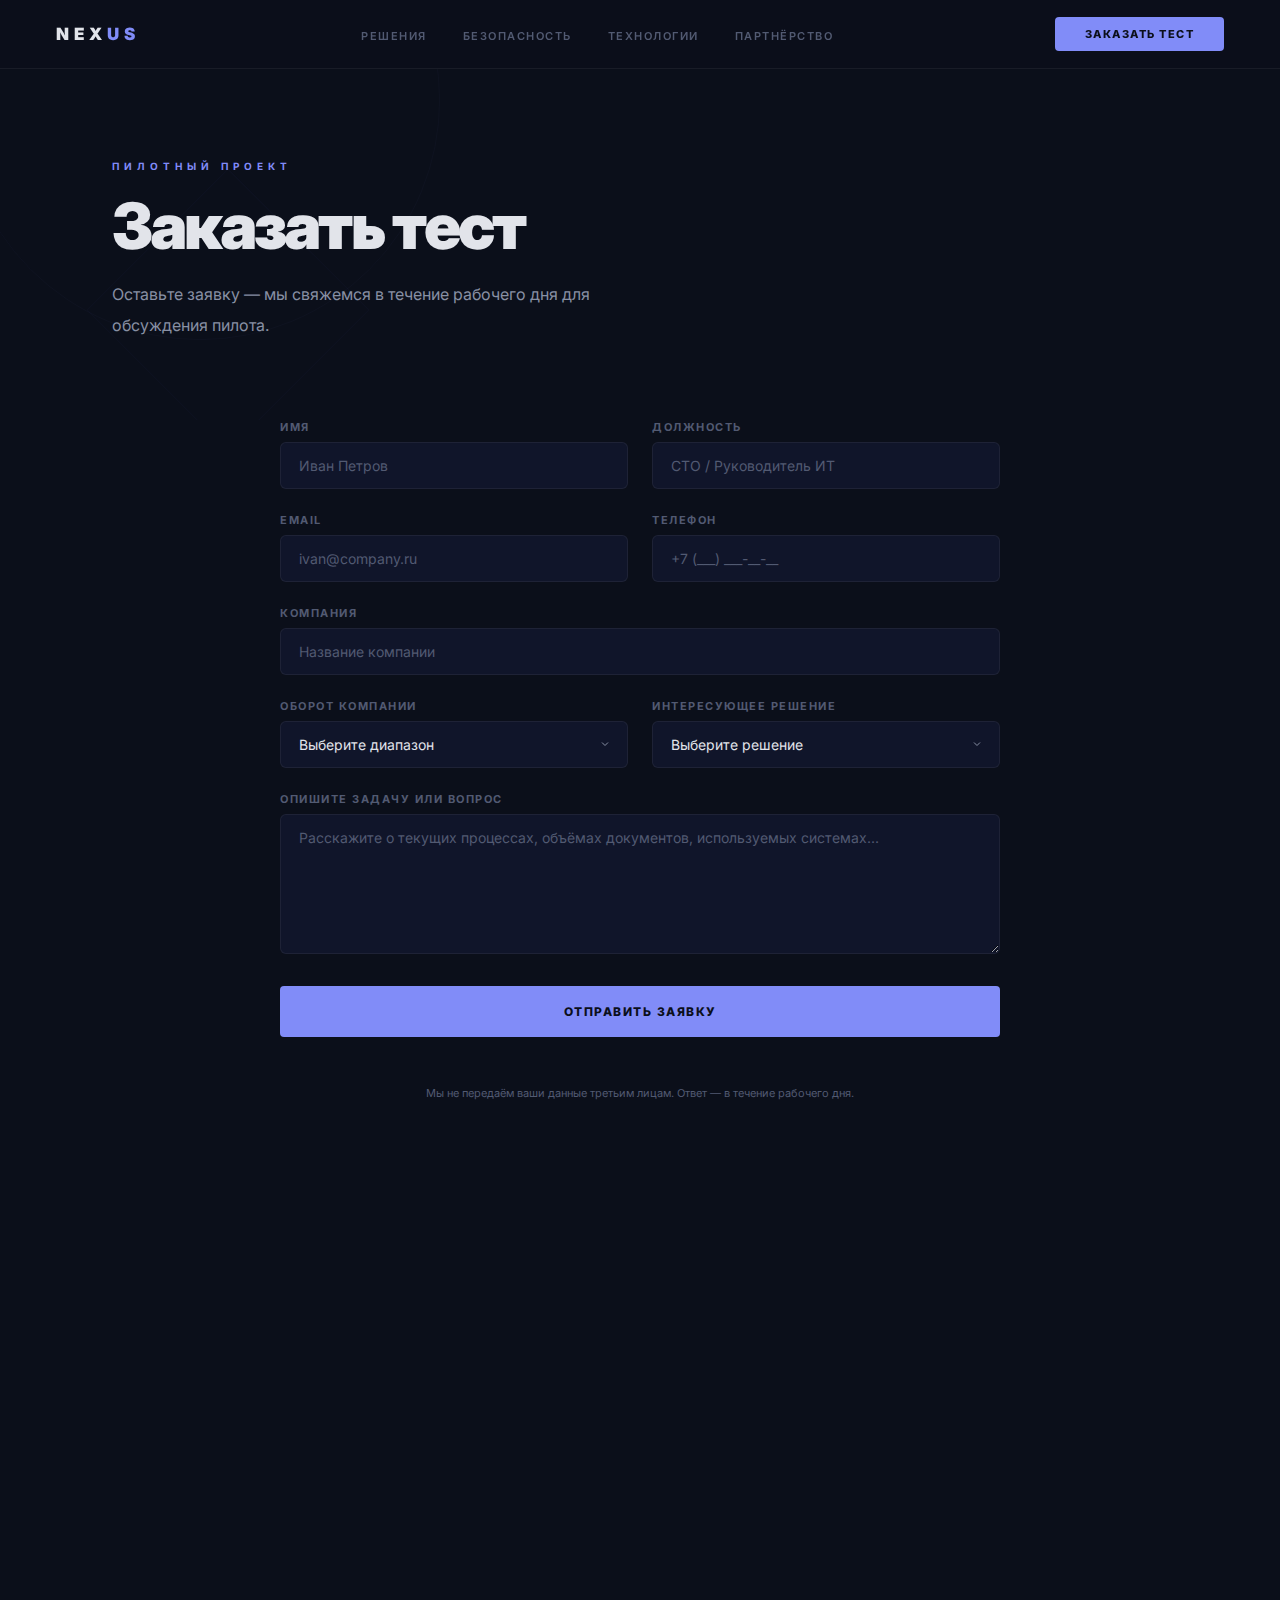
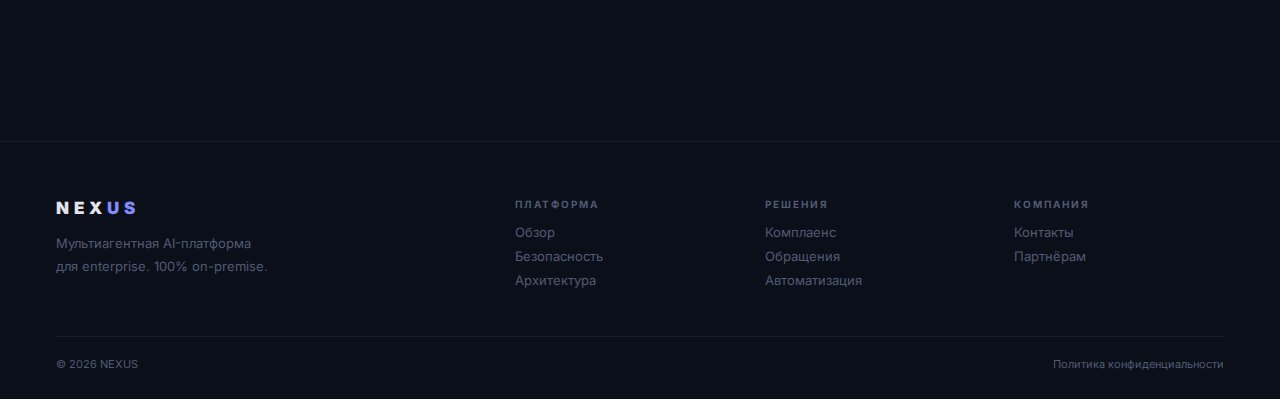
<file: order.html>
<!DOCTYPE html>
<html lang="ru">
<head>
<meta charset="UTF-8">
<meta name="viewport" content="width=device-width, initial-scale=1.0">
<title>NEXUS — Заказать тест</title>
<link rel="stylesheet" href="styles.css">
</head>
<body>

<nav class="nav">
  <div class="nav-inner">
    <a href="index.html" class="logo">NEX<span>US</span></a>
    <ul class="nav-links">
      <li><a href="solutions.html">Решения</a></li>
      <li><a href="security.html">Безопасность</a></li>
      <li><a href="technology.html">Технологии</a></li>
      <li><a href="partnership.html">Партнёрство</a></li>
    </ul>
    <a href="order.html" class="nav-cta">Заказать тест</a>
    <button class="nav-burger" aria-label="Меню" id="navBurger"><span></span><span></span><span></span></button>
  </div>
  <div class="nav-mobile" id="navMobile">
    <a href="solutions.html">Решения</a>
    <a href="security.html">Безопасность</a>
    <a href="technology.html">Технологии</a>
    <a href="partnership.html">Партнёрство</a>
    <a href="order.html" class="nav-cta">Заказать тест</a>
  </div>
</nav>

<section class="page-hero">
  <div class="geo-bg"><div class="geo-circ"></div><div class="geo-rect"></div></div>
  <div class="s-pad" style="position:relative;z-index:1">
    <div class="s-label rv">Пилотный проект</div>
    <div class="s-title rv">Заказать тест</div>
    <div class="s-sub rv">Оставьте заявку — мы свяжемся в течение рабочего дня для обсуждения пилота.</div>
  </div>
</section>

<section style="padding:0 0 160px">
  <div class="s-pad">
    <div class="form-section">
      <form id="orderForm" class="form-grid">
        <div class="form-group">
          <label class="form-label">Имя</label>
          <input type="text" class="form-input" placeholder="Иван Петров" required>
        </div>
        <div class="form-group">
          <label class="form-label">Должность</label>
          <input type="text" class="form-input" placeholder="CTO / Руководитель ИТ">
        </div>
        <div class="form-group">
          <label class="form-label">Email</label>
          <input type="email" class="form-input" placeholder="ivan@company.ru" required>
        </div>
        <div class="form-group">
          <label class="form-label">Телефон</label>
          <input type="tel" class="form-input" placeholder="+7 (___) ___-__-__">
        </div>
        <div class="form-group form-full">
          <label class="form-label">Компания</label>
          <input type="text" class="form-input" placeholder="Название компании" required>
        </div>
        <div class="form-group">
          <label class="form-label">Оборот компании</label>
          <select class="form-select" required>
            <option value="" disabled selected>Выберите диапазон</option>
            <option>500 млн — 1 млрд</option>
            <option>1 — 5 млрд</option>
            <option>5 — 20 млрд</option>
            <option>20+ млрд</option>
          </select>
        </div>
        <div class="form-group">
          <label class="form-label">Интересующее решение</label>
          <select class="form-select">
            <option value="" disabled selected>Выберите решение</option>
            <option>Комплаенс-документы</option>
            <option>Анализ обращений</option>
            <option>Автоматизация процессов</option>
            <option>Несколько решений</option>
            <option>Пока не определился</option>
          </select>
        </div>
        <div class="form-group form-full">
          <label class="form-label">Опишите задачу или вопрос</label>
          <textarea class="form-textarea" placeholder="Расскажите о текущих процессах, объёмах документов, используемых системах..."></textarea>
        </div>
        <div class="form-group form-full form-submit">
          <button type="submit" class="btn-accent" style="width:100%;text-align:center;padding:18px 44px">Отправить заявку</button>
        </div>
        <div class="form-note form-full">Мы не передаём ваши данные третьим лицам. Ответ — в течение рабочего дня.</div>
      </form>

      <!-- Success state -->
      <div id="formSuccess" style="display:none;text-align:center;padding:80px 0">
        <div style="width:64px;height:64px;margin:0 auto 24px;border:2px solid var(--accent);border-radius:50%;display:flex;align-items:center;justify-content:center">
          <svg width="28" height="28" viewBox="0 0 24 24" fill="none" stroke="var(--accent)" stroke-width="2"><polyline points="20 6 9 17 4 12"/></svg>
        </div>
        <h3 style="font-size:28px;font-weight:800;margin-bottom:12px">Заявка отправлена</h3>
        <p style="font-size:15px;color:var(--text2);line-height:1.8;max-width:400px;margin:0 auto">Мы свяжемся с вами в течение рабочего дня для обсуждения пилотного проекта.</p>
      </div>
    </div>
  </div>
</section>

<!-- WHAT HAPPENS NEXT -->
<section style="padding:0 0 120px">
  <div class="s-pad">
    <div class="s-label rv">Что дальше</div>
    <div class="s-title rv" style="font-size:clamp(28px,3.5vw,44px)">Процесс запуска пилота</div>
  </div>
  <div class="feat-grid" style="max-width:1360px;margin:48px auto 0;padding:0 56px">
    <div class="feat-card rv">
      <div class="feat-icon"><svg viewBox="0 0 24 24"><path d="M22 16.92v3a2 2 0 01-2.18 2 19.79 19.79 0 01-8.63-3.07 19.5 19.5 0 01-6-6 19.79 19.79 0 01-3.07-8.67A2 2 0 014.11 2h3a2 2 0 012 1.72c.127.96.361 1.903.7 2.81a2 2 0 01-.45 2.11L8.09 9.91a16 16 0 006 6l1.27-1.27a2 2 0 012.11-.45c.907.339 1.85.573 2.81.7A2 2 0 0122 16.92z"/></svg></div>
      <h4>1. Звонок</h4>
      <p>Обсуждаем задачу, текущие процессы и ожидаемый результат. 30-45 минут.</p>
    </div>
    <div class="feat-card rv">
      <div class="feat-icon"><svg viewBox="0 0 24 24"><rect x="2" y="3" width="20" height="14" rx="2"/><line x1="8" y1="21" x2="16" y2="21"/><line x1="12" y1="17" x2="12" y2="21"/></svg></div>
      <h4>2. Пилот</h4>
      <p>Развёртываем MVP в вашем контуре. Интеграция с ключевыми системами. 1-2 месяца.</p>
    </div>
    <div class="feat-card rv">
      <div class="feat-icon"><svg viewBox="0 0 24 24"><polyline points="22 12 18 12 15 21 9 3 6 12 2 12"/></svg></div>
      <h4>3. ROI-отчёт</h4>
      <p>Измеряем реальный эффект: экономия, скорость, качество. Решение о масштабировании — на основе данных.</p>
    </div>
  </div>
</section>

<footer>
  <div class="ft-grid">
    <div><a href="index.html" class="logo">NEX<span>US</span></a><div class="ft-brand">Мультиагентная AI-платформа<br>для enterprise. 100% on-premise.</div></div>
    <div class="ft-col"><h4>Платформа</h4><a href="index.html">Обзор</a><a href="security.html">Безопасность</a><a href="technology.html">Архитектура</a></div>
    <div class="ft-col"><h4>Решения</h4><a href="solutions.html#compliance">Комплаенс</a><a href="solutions.html#feedback">Обращения</a><a href="solutions.html#automation">Автоматизация</a></div>
    <div class="ft-col"><h4>Компания</h4><a href="order.html">Контакты</a><a href="partnership.html">Партнёрам</a></div>
  </div>
  <div class="ft-bottom"><span>&copy; 2026 NEXUS</span><span>Политика конфиденциальности</span></div>
</footer>

<script>
// Mobile menu
document.getElementById('navBurger')?.addEventListener('click', () => {
  document.getElementById('navMobile').classList.toggle('open');
});
document.querySelectorAll('.nav-mobile a').forEach(a => a.addEventListener('click', () => {
  document.getElementById('navMobile').classList.remove('open');
}));

// Form submit
document.getElementById('orderForm').addEventListener('submit', function(e) {
  e.preventDefault();
  this.style.display = 'none';
  document.getElementById('formSuccess').style.display = 'block';
});

// Reveal
const obs = new IntersectionObserver((entries) => {
  entries.forEach(e => { if (e.isIntersecting) e.target.classList.add('visible'); });
}, { threshold: 0.08, rootMargin: '0px 0px -30px 0px' });
document.querySelectorAll('.rv, .rv-scale').forEach(el => obs.observe(el));
</script>
</body>
</html>
</file>
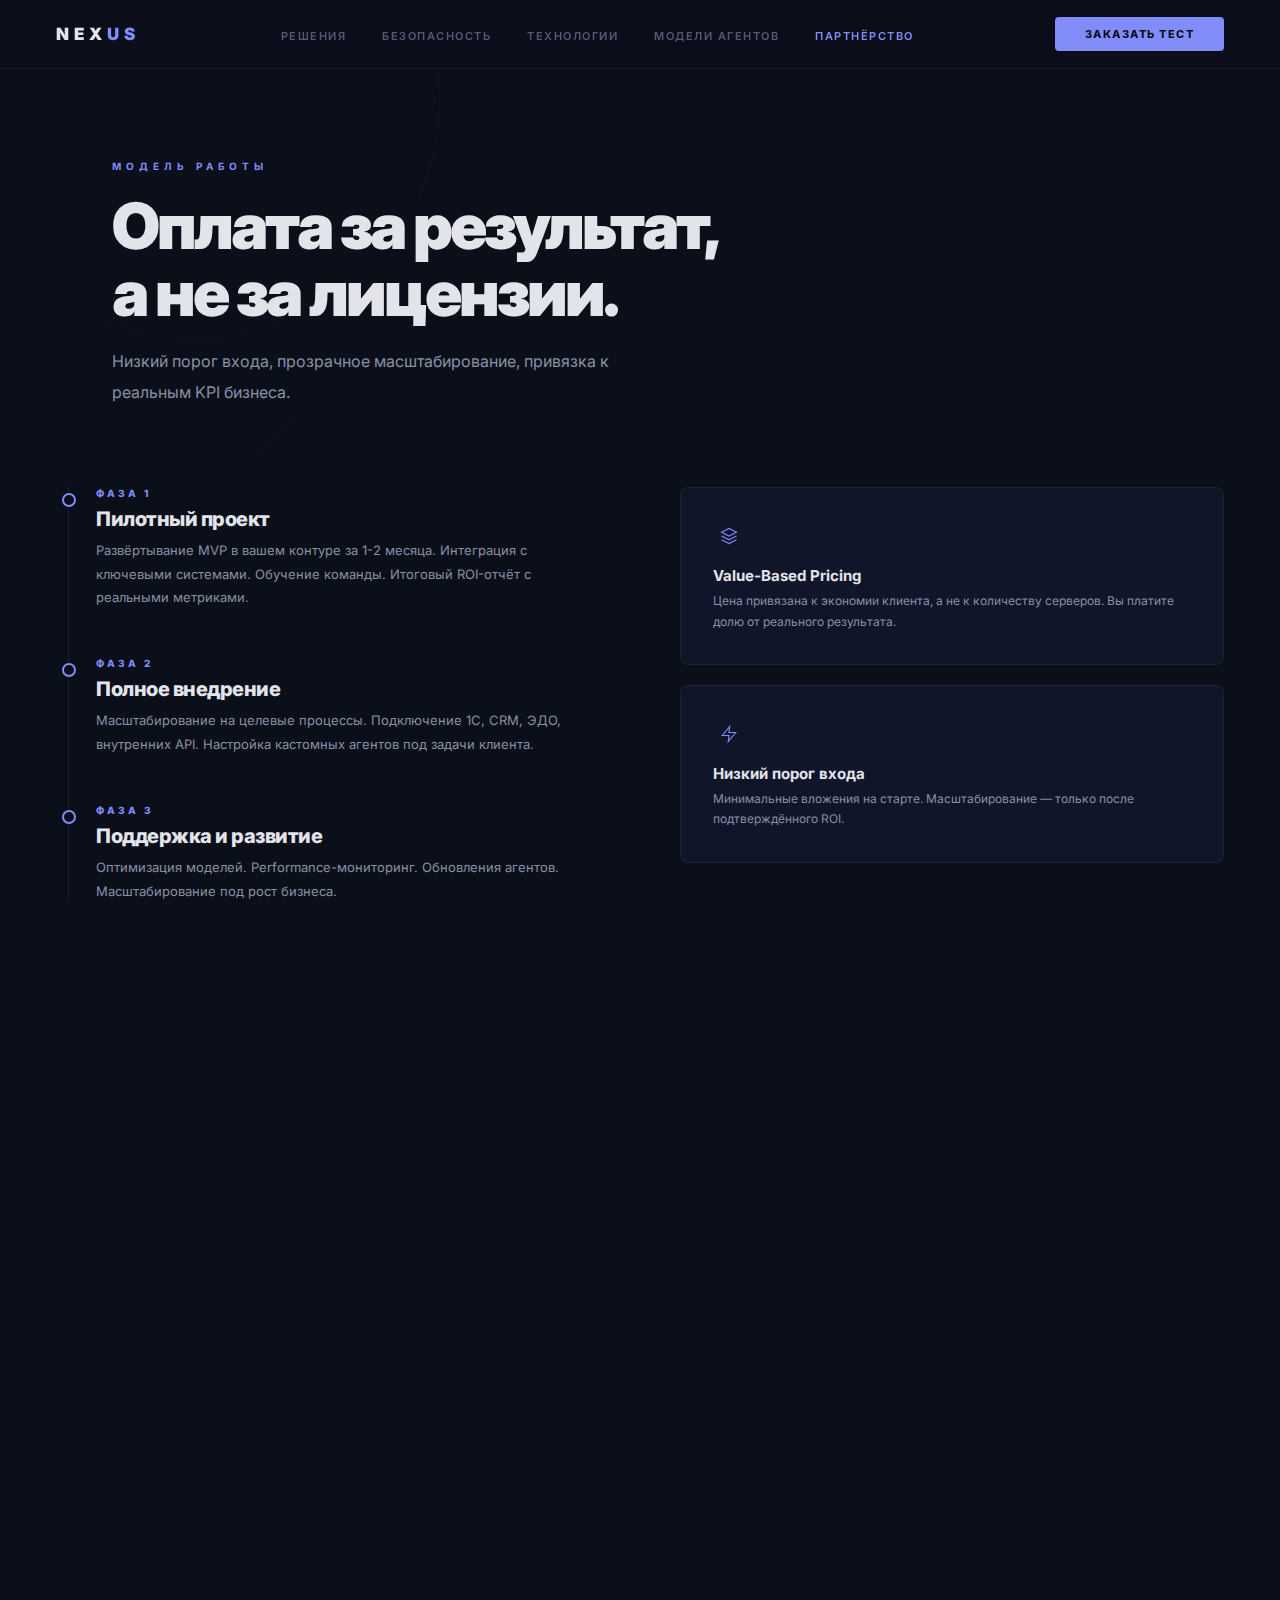
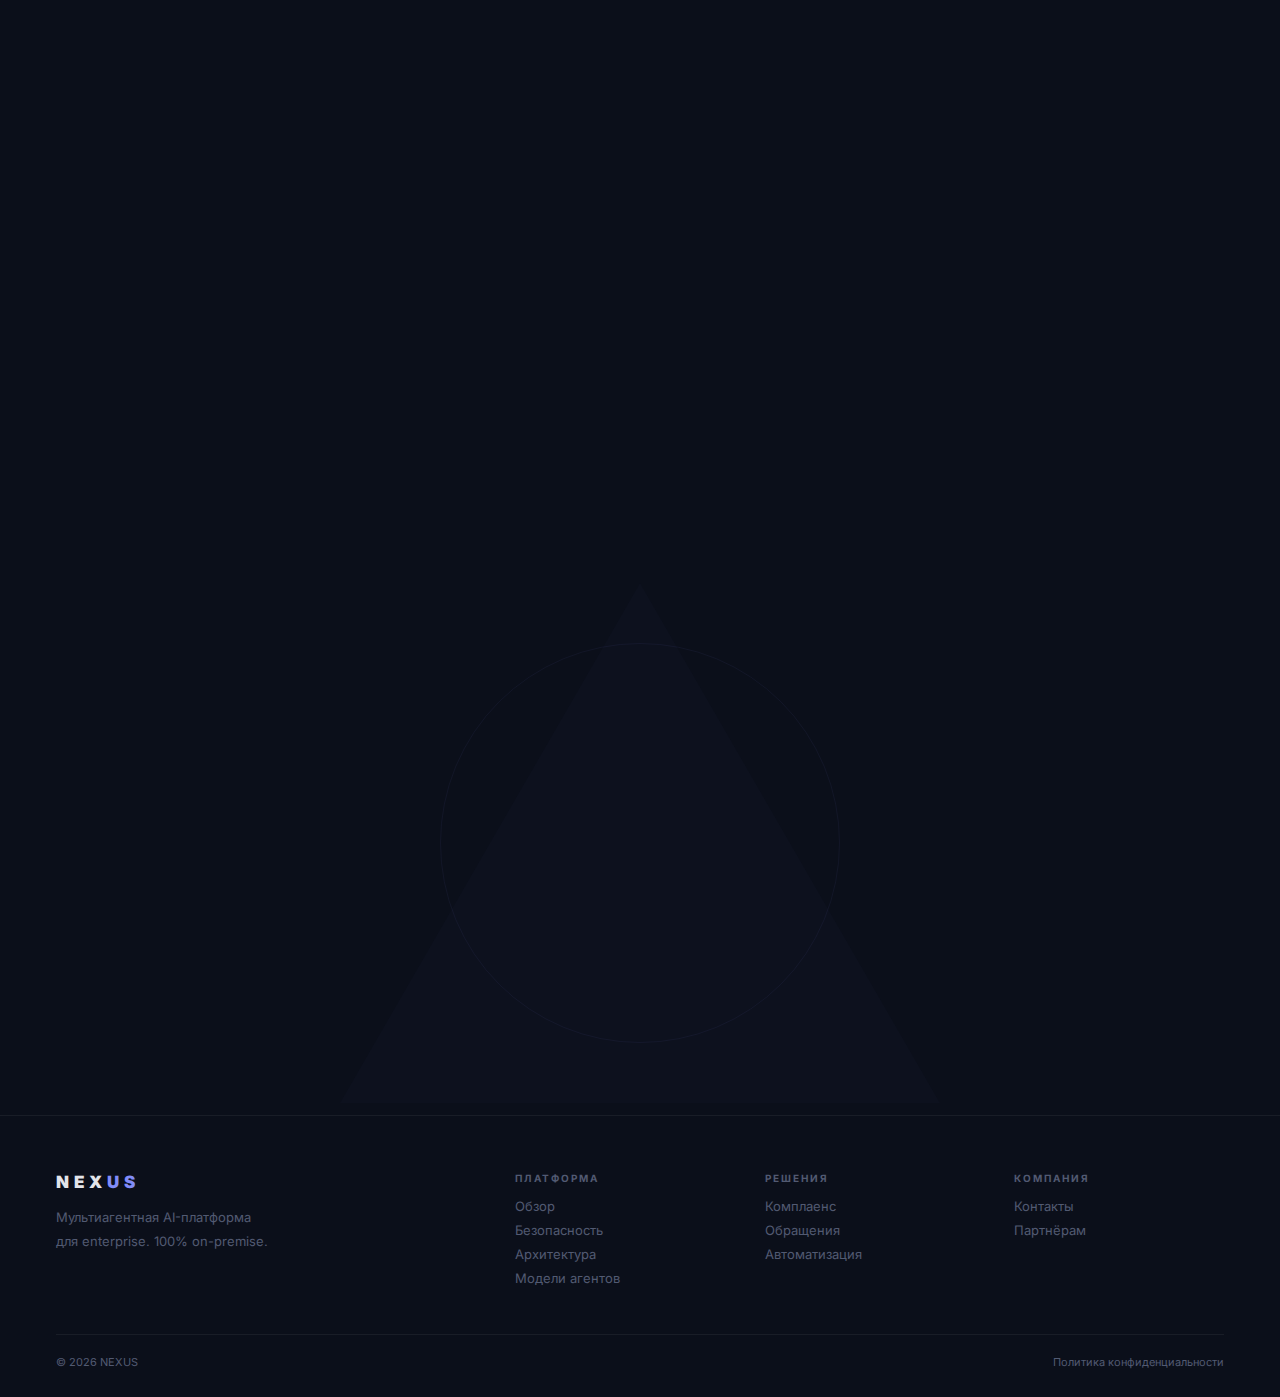
<file: partnership.html>
<!DOCTYPE html>
<html lang="ru">
<head>
<meta charset="UTF-8">
<meta name="viewport" content="width=device-width, initial-scale=1.0">
<title>NEXUS — Партнёрство</title>
<link rel="stylesheet" href="styles.css">
</head>
<body>

<nav class="nav">
  <div class="nav-inner">
    <a href="index.html" class="logo">NEX<span>US</span></a>
    <ul class="nav-links">
      <li><a href="solutions.html">Решения</a></li>
      <li><a href="security.html">Безопасность</a></li>
      <li><a href="technology.html">Технологии</a></li>
      <li><a href="agents.html">Модели агентов</a></li>
      <li><a href="partnership.html" class="active">Партнёрство</a></li>
    </ul>
    <a href="order.html" class="nav-cta">Заказать тест</a>
    <button class="nav-burger" aria-label="Меню" id="navBurger"><span></span><span></span><span></span></button>
  </div>
  <div class="nav-mobile" id="navMobile">
    <a href="solutions.html">Решения</a>
    <a href="security.html">Безопасность</a>
    <a href="technology.html">Технологии</a>
    <a href="agents.html">Модели агентов</a>
    <a href="partnership.html">Партнёрство</a>
    <a href="order.html" class="nav-cta">Заказать тест</a>
  </div>
</nav>

<section class="page-hero">
  <div class="geo-bg"><div class="geo-circ"></div><div class="geo-rect"></div></div>
  <div class="s-pad" style="position:relative;z-index:1">
    <div class="s-label rv">Модель работы</div>
    <div class="s-title rv">Оплата за результат,<br>а не за лицензии.</div>
    <div class="s-sub rv">Низкий порог входа, прозрачное масштабирование, привязка к реальным KPI бизнеса.</div>
  </div>
</section>

<!-- PARTNERSHIP MODEL -->
<section style="padding:0 0 120px">
  <div style="max-width:1360px;margin:0 auto;padding:0 56px">
    <div class="monet-hero">
      <div class="monet-timeline">
        <div class="mt-step rv">
          <div class="mt-tag">Фаза 1</div>
          <h4>Пилотный проект</h4>
          <p>Развёртывание MVP в вашем контуре за 1-2 месяца. Интеграция с ключевыми системами. Обучение команды. Итоговый ROI-отчёт с реальными метриками.</p>
        </div>
        <div class="mt-step rv">
          <div class="mt-tag">Фаза 2</div>
          <h4>Полное внедрение</h4>
          <p>Масштабирование на целевые процессы. Подключение 1С, CRM, ЭДО, внутренних API. Настройка кастомных агентов под задачи клиента.</p>
        </div>
        <div class="mt-step rv">
          <div class="mt-tag">Фаза 3</div>
          <h4>Поддержка и развитие</h4>
          <p>Оптимизация моделей. Performance-мониторинг. Обновления агентов. Масштабирование под рост бизнеса.</p>
        </div>
      </div>
      <div class="monet-values">
        <div class="mv-card rv">
          <div class="mv-icon"><svg viewBox="0 0 24 24"><path d="M12 2L2 7l10 5 10-5-10-5zM2 17l10 5 10-5M2 12l10 5 10-5"/></svg></div>
          <h5>Value-Based Pricing</h5>
          <p>Цена привязана к экономии клиента, а не к количеству серверов. Вы платите долю от реального результата.</p>
        </div>
        <div class="mv-card rv">
          <div class="mv-icon"><svg viewBox="0 0 24 24"><path d="M13 2L3 14h9l-1 8 10-12h-9l1-8z"/></svg></div>
          <h5>Низкий порог входа</h5>
          <p>Минимальные вложения на старте. Масштабирование — только после подтверждённого ROI.</p>
        </div>
        <div class="mv-card rv">
          <div class="mv-icon"><svg viewBox="0 0 24 24"><polyline points="22 12 18 12 15 21 9 3 6 12 2 12"/></svg></div>
          <h5>Performance-модель</h5>
          <p>Оплата привязана к KPI: экономия, скорость обработки, рейтинг обслуживания.</p>
        </div>
      </div>
    </div>

    <!-- PRICING MODELS -->
    <div class="monet-models-row">
      <div class="mmr-item rv">
        <div class="mmr-icon"><svg viewBox="0 0 24 24"><polyline points="22 12 18 12 15 21 9 3 6 12 2 12"/></svg></div>
        <h5>Performance + подписка</h5>
        <p>Фиксированная часть + процент от экономии. Для задач с чёткими метриками.</p>
      </div>
      <div class="mmr-item rv">
        <div class="mmr-icon"><svg viewBox="0 0 24 24"><rect x="3" y="3" width="18" height="18" rx="2"/><line x1="3" y1="9" x2="21" y2="9"/><line x1="9" y1="21" x2="9" y2="9"/></svg></div>
        <h5>Фиксированная подписка</h5>
        <p>Предсказуемый бюджет. Без привязки к объёмам.</p>
      </div>
      <div class="mmr-item rv">
        <div class="mmr-icon"><svg viewBox="0 0 24 24"><circle cx="12" cy="12" r="10"/><path d="M8 12l2 2 4-4"/></svg></div>
        <h5>Гибрид с KPI</h5>
        <p>Базовая подписка + бонусы за достижение квартальных KPI.</p>
      </div>
    </div>
  </div>
</section>

<!-- COMPARISON -->
<section style="padding:0 0 120px">
  <div class="s-pad">
    <div class="s-label rv">Сравнение</div>
    <div class="s-title rv">Почему NEXUS</div>
    <div class="s-sub rv">Быстрое внедрение. Независимость от экосистем. Результат с первого месяца.</div>
  </div>
  <div style="max-width:1360px;margin:0 auto;padding:0 56px;overflow-x:auto">
    <table class="comp-table rv">
      <thead><tr><th>Критерий</th><th class="us">NEXUS</th><th>Just AI</th><th>Сбер</th><th>Яндекс</th></tr></thead>
      <tbody>
        <tr><td>On-Premise</td><td class="us"><span class="ck">100%</span></td><td>Да</td><td class="lo">Cloud.ru</td><td class="lo">Нет</td></tr>
        <tr><td>Multi-Agent</td><td class="us"><span class="ck">Полноценный</span></td><td>Да</td><td class="lo">Частично</td><td class="lo">Частично</td></tr>
        <tr><td>Специализация</td><td class="us"><span class="ck">Глубокая</span></td><td>Широкая</td><td>Широкая</td><td>Широкая</td></tr>
        <tr><td>Срок внедрения</td><td class="us"><span class="ck">1-2 мес</span></td><td>3-6 мес</td><td>6+ мес</td><td>2-3 мес</td></tr>
        <tr><td>Привязка к экосистеме</td><td class="us"><span class="ck">Нет</span></td><td>Нет</td><td class="lo">Экосистема</td><td class="lo">Облако</td></tr>
        <tr><td>Порог входа</td><td class="us"><span class="ck">Низкий</span></td><td>Средний</td><td class="lo">Высокий</td><td>Токены</td></tr>
      </tbody>
    </table>
  </div>
</section>

<!-- CTA -->
<section class="cta-section">
  <div class="cta-geo"><div class="cta-geo-tri"></div><div class="cta-geo-circ"></div></div>
  <h2 class="rv">Готовы к пилоту?</h2>
  <p class="rv">Обсудим модель партнёрства и запустим пилот в вашем контуре.</p>
  <a href="order.html" class="btn-accent rv">Заказать тест</a>
</section>

<footer>
  <div class="ft-grid">
    <div><a href="index.html" class="logo">NEX<span>US</span></a><div class="ft-brand">Мультиагентная AI-платформа<br>для enterprise. 100% on-premise.</div></div>
    <div class="ft-col"><h4>Платформа</h4><a href="index.html">Обзор</a><a href="security.html">Безопасность</a><a href="technology.html">Архитектура</a><a href="agents.html">Модели агентов</a></div>
    <div class="ft-col"><h4>Решения</h4><a href="solutions.html#compliance">Комплаенс</a><a href="solutions.html#feedback">Обращения</a><a href="solutions.html#automation">Автоматизация</a></div>
    <div class="ft-col"><h4>Компания</h4><a href="order.html">Контакты</a><a href="partnership.html">Партнёрам</a></div>
  </div>
  <div class="ft-bottom"><span>&copy; 2026 NEXUS</span><span>Политика конфиденциальности</span></div>
</footer>

<script>
document.getElementById('navBurger')?.addEventListener('click', () => {
  document.getElementById('navMobile').classList.toggle('open');
});
document.querySelectorAll('.nav-mobile a').forEach(a => a.addEventListener('click', () => {
  document.getElementById('navMobile').classList.remove('open');
}));

const obs = new IntersectionObserver((entries) => {
  entries.forEach(e => { if (e.isIntersecting) e.target.classList.add('visible'); });
}, { threshold: 0.08, rootMargin: '0px 0px -30px 0px' });
document.querySelectorAll('.rv, .rv-scale').forEach(el => obs.observe(el));
</script>
</body>
</html>
</file>
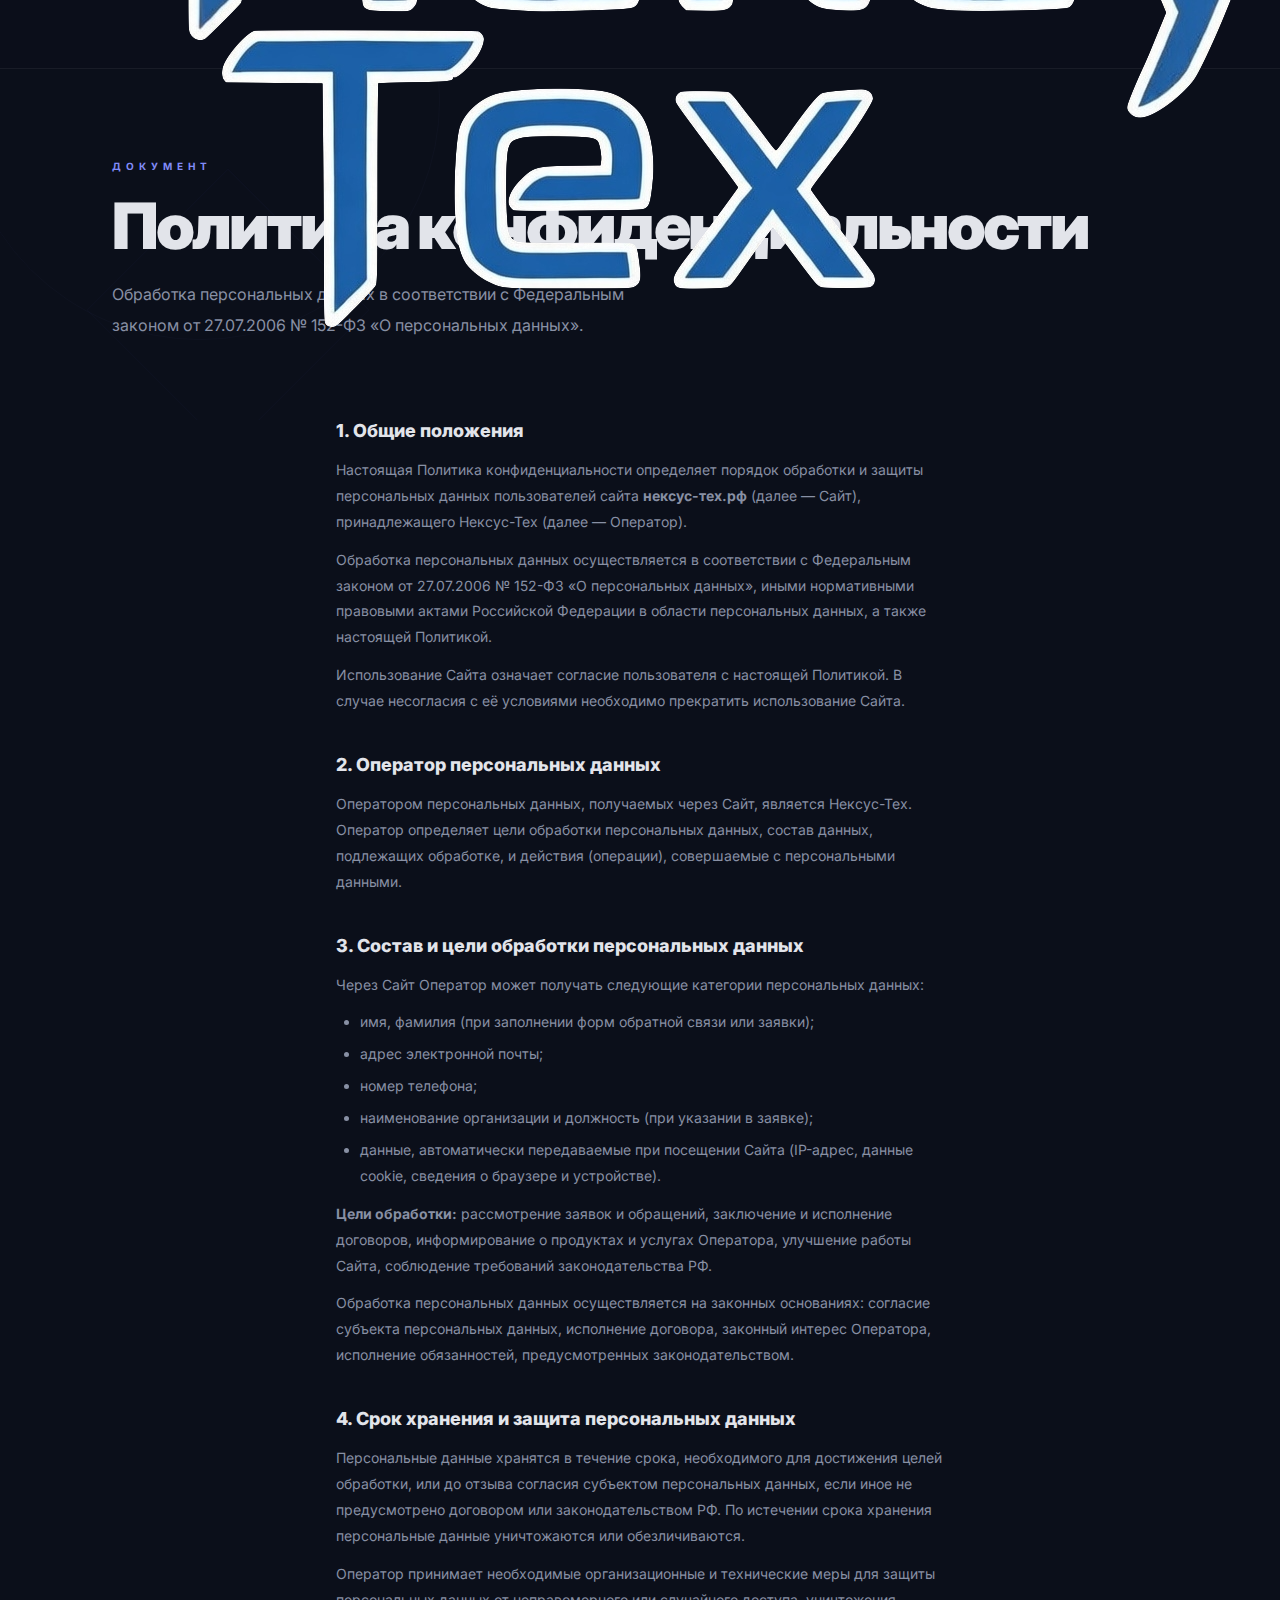
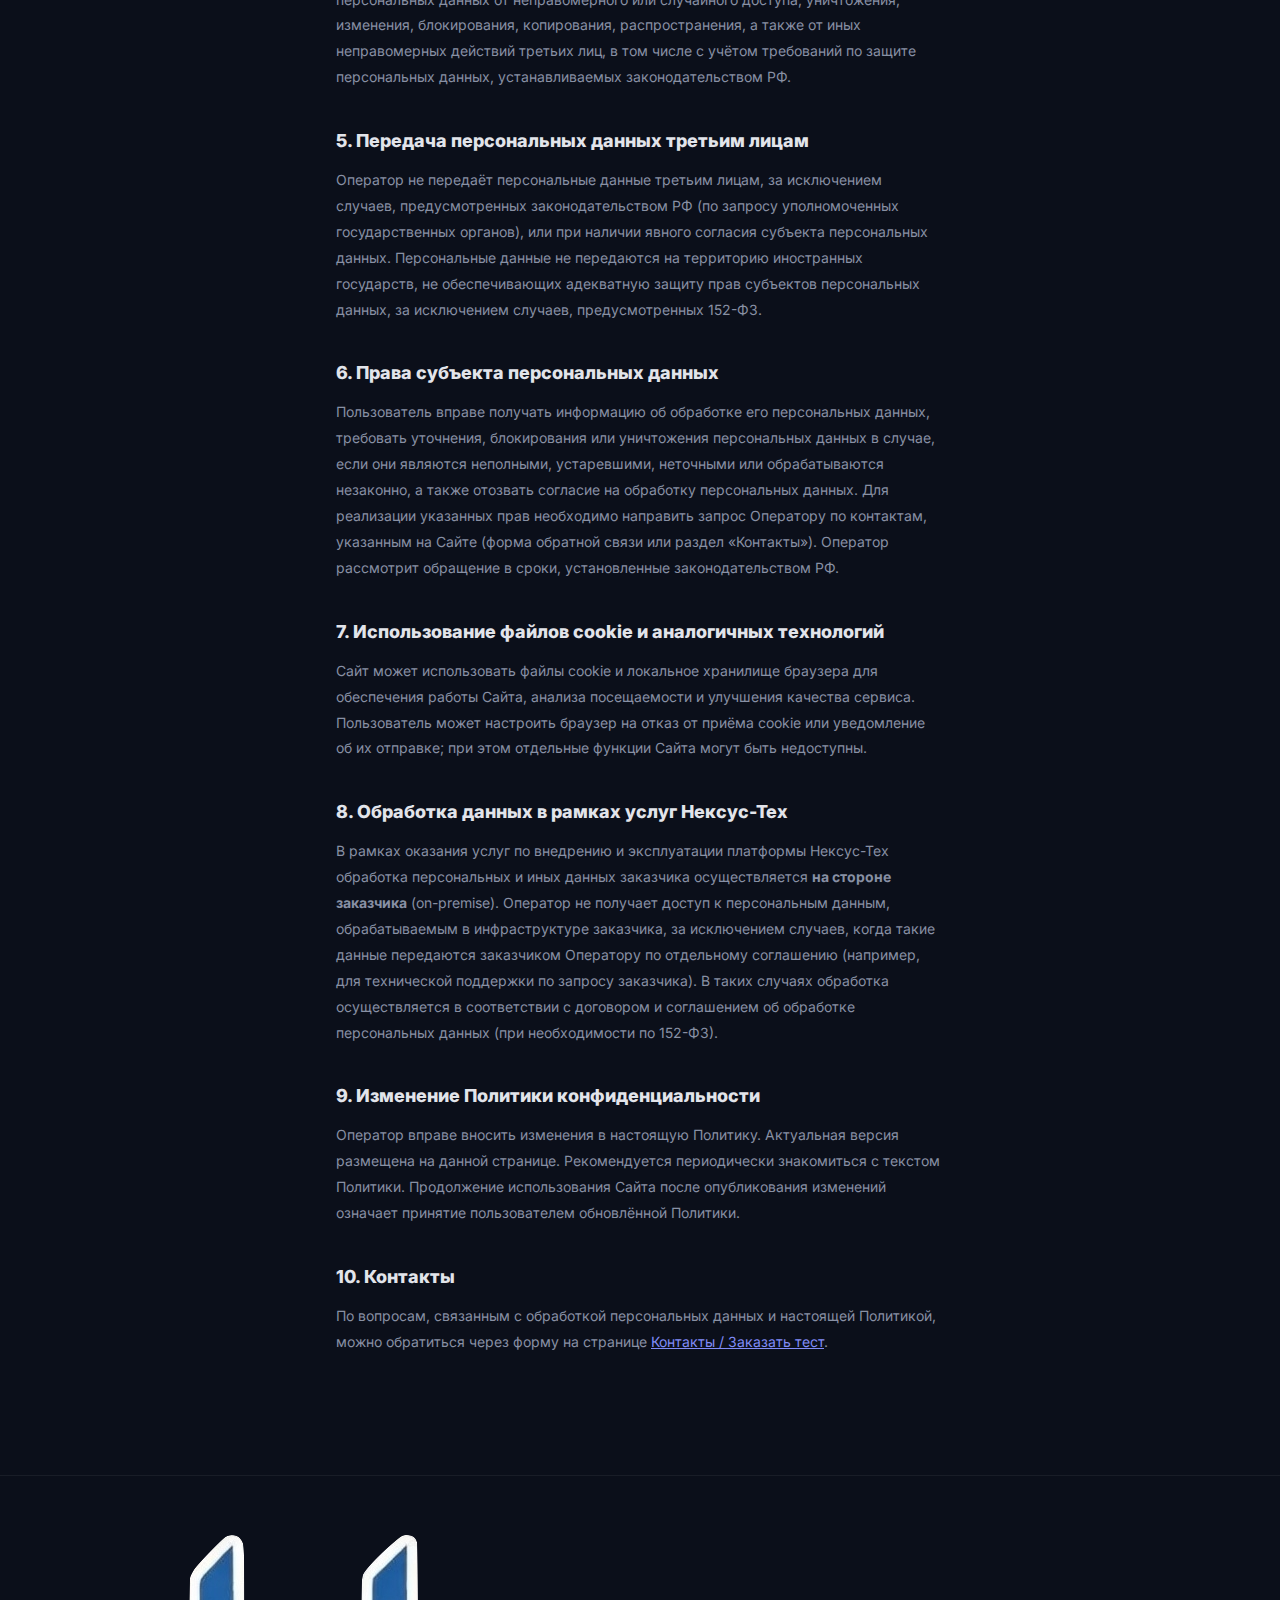
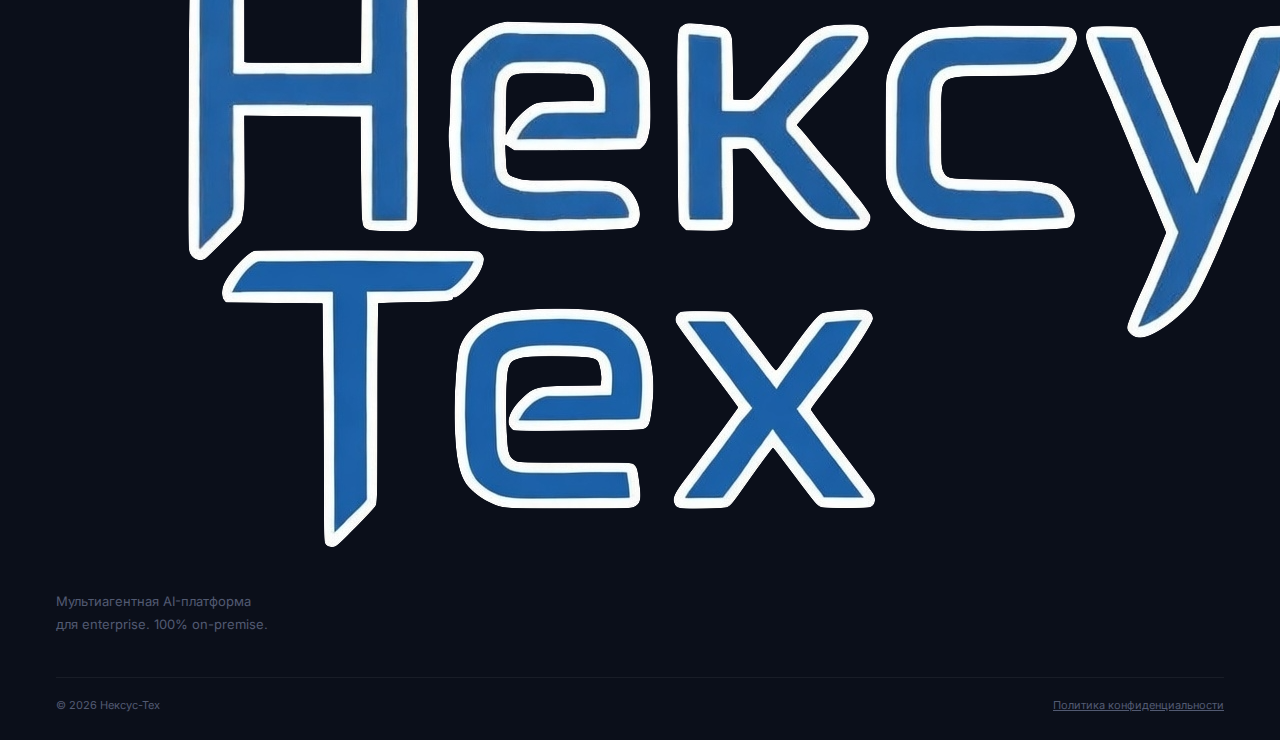
<file: privacy.html>
<!DOCTYPE html>
<html lang="ru">
<head>
<meta charset="UTF-8">
<meta name="viewport" content="width=device-width, initial-scale=1.0">
<title>Политика конфиденциальности — Нексус-Тех</title>
<meta name="description" content="Политика конфиденциальности Нексус-Тех: обработка персональных данных в соответствии с 152-ФЗ.">
<link rel="canonical" href="https://нексус-тех.рф/privacy.html">
<meta property="og:type" content="website">
<meta property="og:url" content="https://нексус-тех.рф/privacy.html">
<meta property="og:title" content="Политика конфиденциальности — Нексус-Тех">
<meta property="og:locale" content="ru_RU">
<link rel="stylesheet" href="styles.css">
<style>
.policy-section{margin-bottom:40px}
.policy-section h2{font-size:18px;font-weight:800;margin-bottom:16px;color:var(--text)}
.policy-section p,.policy-section li{font-size:14px;color:var(--text2);line-height:1.85;margin-bottom:12px}
.policy-section ul{margin:12px 0;padding-left:24px}
.policy-section li{margin-bottom:6px}
.policy-body{max-width:720px;margin:0 auto;padding:0 56px 80px}
@media(max-width:960px){.policy-body{padding:0 16px 60px}}
</style>
</head>
<body>

<nav class="nav">
  <div class="nav-inner">
    <a href="index.html" class="logo"><img src="logo.png" alt="Нексус-Тех"></a>
    <ul class="nav-links">
      <li><a href="solutions.html">Решения</a></li>
      <li><a href="security.html">Безопасность</a></li>
      <li><a href="technology.html">Технологии</a></li>
      <li><a href="agents.html">Модели агентов</a></li>
      <li><a href="partnership.html">Партнёрство</a></li>
    </ul>
    <a href="order.html" class="nav-cta">Заказать тест</a>
    <button class="nav-burger" aria-label="Меню" id="navBurger"><span></span><span></span><span></span></button>
  </div>
  <div class="nav-mobile" id="navMobile">
    <a href="solutions.html">Решения</a>
    <a href="security.html">Безопасность</a>
    <a href="technology.html">Технологии</a>
    <a href="agents.html">Модели агентов</a>
    <a href="partnership.html">Партнёрство</a>
    <a href="order.html" class="nav-cta">Заказать тест</a>
  </div>
</nav>

<section class="page-hero">
  <div class="geo-bg"><div class="geo-circ"></div><div class="geo-rect"></div></div>
  <div class="s-pad" style="position:relative;z-index:1">
    <div class="s-label rv">Документ</div>
    <h1 class="s-title rv">Политика конфиденциальности</h1>
    <div class="s-sub rv">Обработка персональных данных в соответствии с Федеральным законом от 27.07.2006 № 152-ФЗ «О персональных данных».</div>
  </div>
</section>

<div class="policy-body rv">
  <div class="policy-section">
    <h2>1. Общие положения</h2>
    <p>Настоящая Политика конфиденциальности определяет порядок обработки и защиты персональных данных пользователей сайта <strong>нексус-тех.рф</strong> (далее — Сайт), принадлежащего Нексус-Тех (далее — Оператор).</p>
    <p>Обработка персональных данных осуществляется в соответствии с Федеральным законом от 27.07.2006 № 152-ФЗ «О персональных данных», иными нормативными правовыми актами Российской Федерации в области персональных данных, а также настоящей Политикой.</p>
    <p>Использование Сайта означает согласие пользователя с настоящей Политикой. В случае несогласия с её условиями необходимо прекратить использование Сайта.</p>
  </div>

  <div class="policy-section">
    <h2>2. Оператор персональных данных</h2>
    <p>Оператором персональных данных, получаемых через Сайт, является Нексус-Тех. Оператор определяет цели обработки персональных данных, состав данных, подлежащих обработке, и действия (операции), совершаемые с персональными данными.</p>
  </div>

  <div class="policy-section">
    <h2>3. Состав и цели обработки персональных данных</h2>
    <p>Через Сайт Оператор может получать следующие категории персональных данных:</p>
    <ul>
      <li>имя, фамилия (при заполнении форм обратной связи или заявки);</li>
      <li>адрес электронной почты;</li>
      <li>номер телефона;</li>
      <li>наименование организации и должность (при указании в заявке);</li>
      <li>данные, автоматически передаваемые при посещении Сайта (IP-адрес, данные cookie, сведения о браузере и устройстве).</li>
    </ul>
    <p><strong>Цели обработки:</strong> рассмотрение заявок и обращений, заключение и исполнение договоров, информирование о продуктах и услугах Оператора, улучшение работы Сайта, соблюдение требований законодательства РФ.</p>
    <p>Обработка персональных данных осуществляется на законных основаниях: согласие субъекта персональных данных, исполнение договора, законный интерес Оператора, исполнение обязанностей, предусмотренных законодательством.</p>
  </div>

  <div class="policy-section">
    <h2>4. Срок хранения и защита персональных данных</h2>
    <p>Персональные данные хранятся в течение срока, необходимого для достижения целей обработки, или до отзыва согласия субъектом персональных данных, если иное не предусмотрено договором или законодательством РФ. По истечении срока хранения персональные данные уничтожаются или обезличиваются.</p>
    <p>Оператор принимает необходимые организационные и технические меры для защиты персональных данных от неправомерного или случайного доступа, уничтожения, изменения, блокирования, копирования, распространения, а также от иных неправомерных действий третьих лиц, в том числе с учётом требований по защите персональных данных, устанавливаемых законодательством РФ.</p>
  </div>

  <div class="policy-section">
    <h2>5. Передача персональных данных третьим лицам</h2>
    <p>Оператор не передаёт персональные данные третьим лицам, за исключением случаев, предусмотренных законодательством РФ (по запросу уполномоченных государственных органов), или при наличии явного согласия субъекта персональных данных. Персональные данные не передаются на территорию иностранных государств, не обеспечивающих адекватную защиту прав субъектов персональных данных, за исключением случаев, предусмотренных 152-ФЗ.</p>
  </div>

  <div class="policy-section">
    <h2>6. Права субъекта персональных данных</h2>
    <p>Пользователь вправе получать информацию об обработке его персональных данных, требовать уточнения, блокирования или уничтожения персональных данных в случае, если они являются неполными, устаревшими, неточными или обрабатываются незаконно, а также отозвать согласие на обработку персональных данных. Для реализации указанных прав необходимо направить запрос Оператору по контактам, указанным на Сайте (форма обратной связи или раздел «Контакты»). Оператор рассмотрит обращение в сроки, установленные законодательством РФ.</p>
  </div>

  <div class="policy-section">
    <h2>7. Использование файлов cookie и аналогичных технологий</h2>
    <p>Сайт может использовать файлы cookie и локальное хранилище браузера для обеспечения работы Сайта, анализа посещаемости и улучшения качества сервиса. Пользователь может настроить браузер на отказ от приёма cookie или уведомление об их отправке; при этом отдельные функции Сайта могут быть недоступны.</p>
  </div>

  <div class="policy-section">
    <h2>8. Обработка данных в рамках услуг Нексус-Тех</h2>
    <p>В рамках оказания услуг по внедрению и эксплуатации платформы Нексус-Тех обработка персональных и иных данных заказчика осуществляется <strong>на стороне заказчика</strong> (on-premise). Оператор не получает доступ к персональным данным, обрабатываемым в инфраструктуре заказчика, за исключением случаев, когда такие данные передаются заказчиком Оператору по отдельному соглашению (например, для технической поддержки по запросу заказчика). В таких случаях обработка осуществляется в соответствии с договором и соглашением об обработке персональных данных (при необходимости по 152-ФЗ).</p>
  </div>

  <div class="policy-section">
    <h2>9. Изменение Политики конфиденциальности</h2>
    <p>Оператор вправе вносить изменения в настоящую Политику. Актуальная версия размещена на данной странице. Рекомендуется периодически знакомиться с текстом Политики. Продолжение использования Сайта после опубликования изменений означает принятие пользователем обновлённой Политики.</p>
  </div>

  <div class="policy-section">
    <h2>10. Контакты</h2>
    <p>По вопросам, связанным с обработкой персональных данных и настоящей Политикой, можно обратиться через форму на странице <a href="order.html" style="color:var(--accent)">Контакты / Заказать тест</a>.</p>
  </div>
</div>

<footer>
  <div class="ft-grid">
    <div><a href="index.html" class="logo"><img src="logo.png" alt="Нексус-Тех"></a><div class="ft-brand">Мультиагентная AI-платформа<br>для enterprise. 100% on-premise.</div></div>
    <div class="ft-col"><h4>Платформа</h4><a href="index.html">Обзор</a><a href="security.html">Безопасность</a><a href="technology.html">Архитектура</a><a href="agents.html">Модели агентов</a></div>
    <div class="ft-col"><h4>Решения</h4><a href="solutions.html#compliance">Комплаенс</a><a href="solutions.html#feedback">Обращения</a><a href="solutions.html#automation">Автоматизация</a></div>
    <div class="ft-col"><h4>Компания</h4><a href="order.html">Контакты</a><a href="partnership.html">Партнёрам</a></div>
  </div>
  <div class="ft-bottom"><span>&copy; <span id="cpyear"></span> Нексус-Тех</span><span><a href="privacy.html">Политика конфиденциальности</a></span></div>
</footer>

<script>
document.getElementById('cpyear') && (document.getElementById('cpyear').textContent = new Date().getFullYear());
document.getElementById('navBurger')?.addEventListener('click', () => document.getElementById('navMobile').classList.toggle('open'));
document.querySelectorAll('.nav-mobile a').forEach(a => a.addEventListener('click', () => document.getElementById('navMobile').classList.remove('open')));
const obs = new IntersectionObserver((entries) => { entries.forEach(e => { if (e.isIntersecting) e.target.classList.add('visible'); }); }, { threshold: 0.08, rootMargin: '0px 0px -30px 0px' });
document.querySelectorAll('.rv').forEach(el => obs.observe(el));
</script>
</body>
</html>
</file>
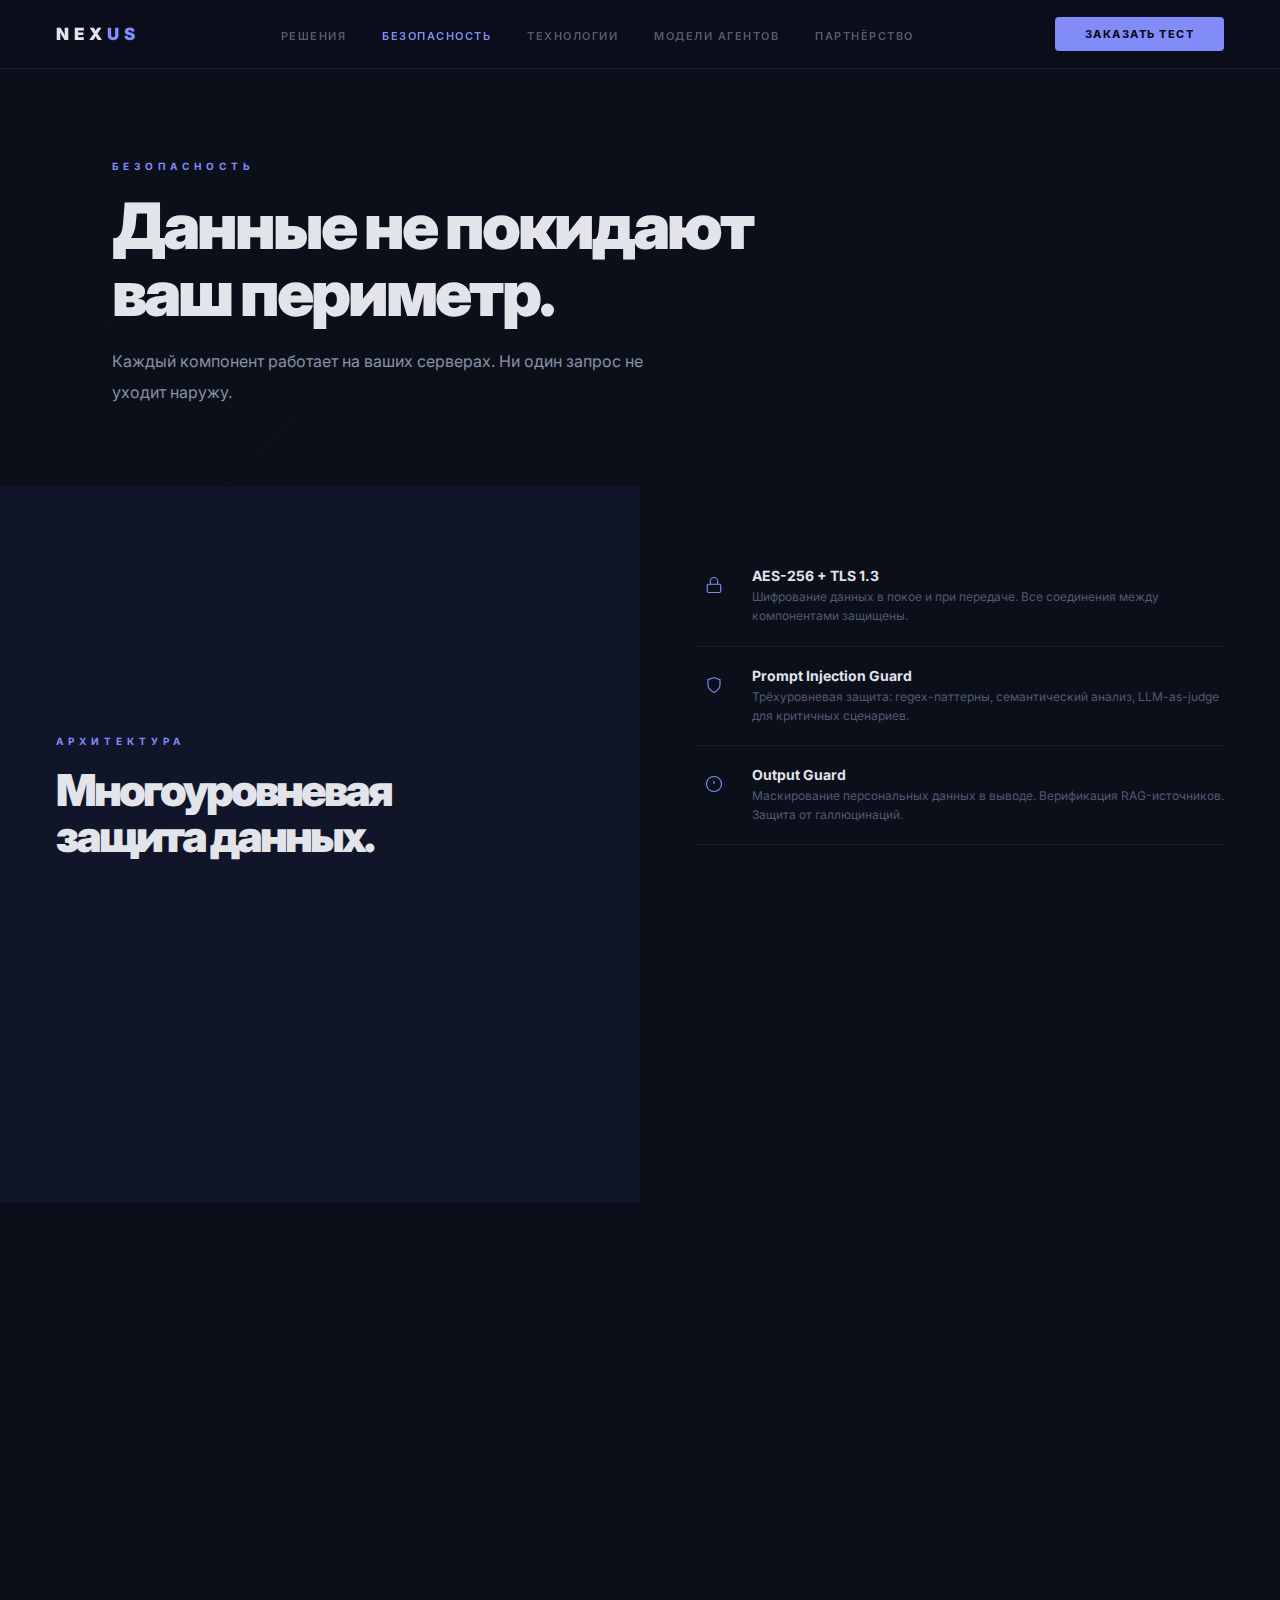
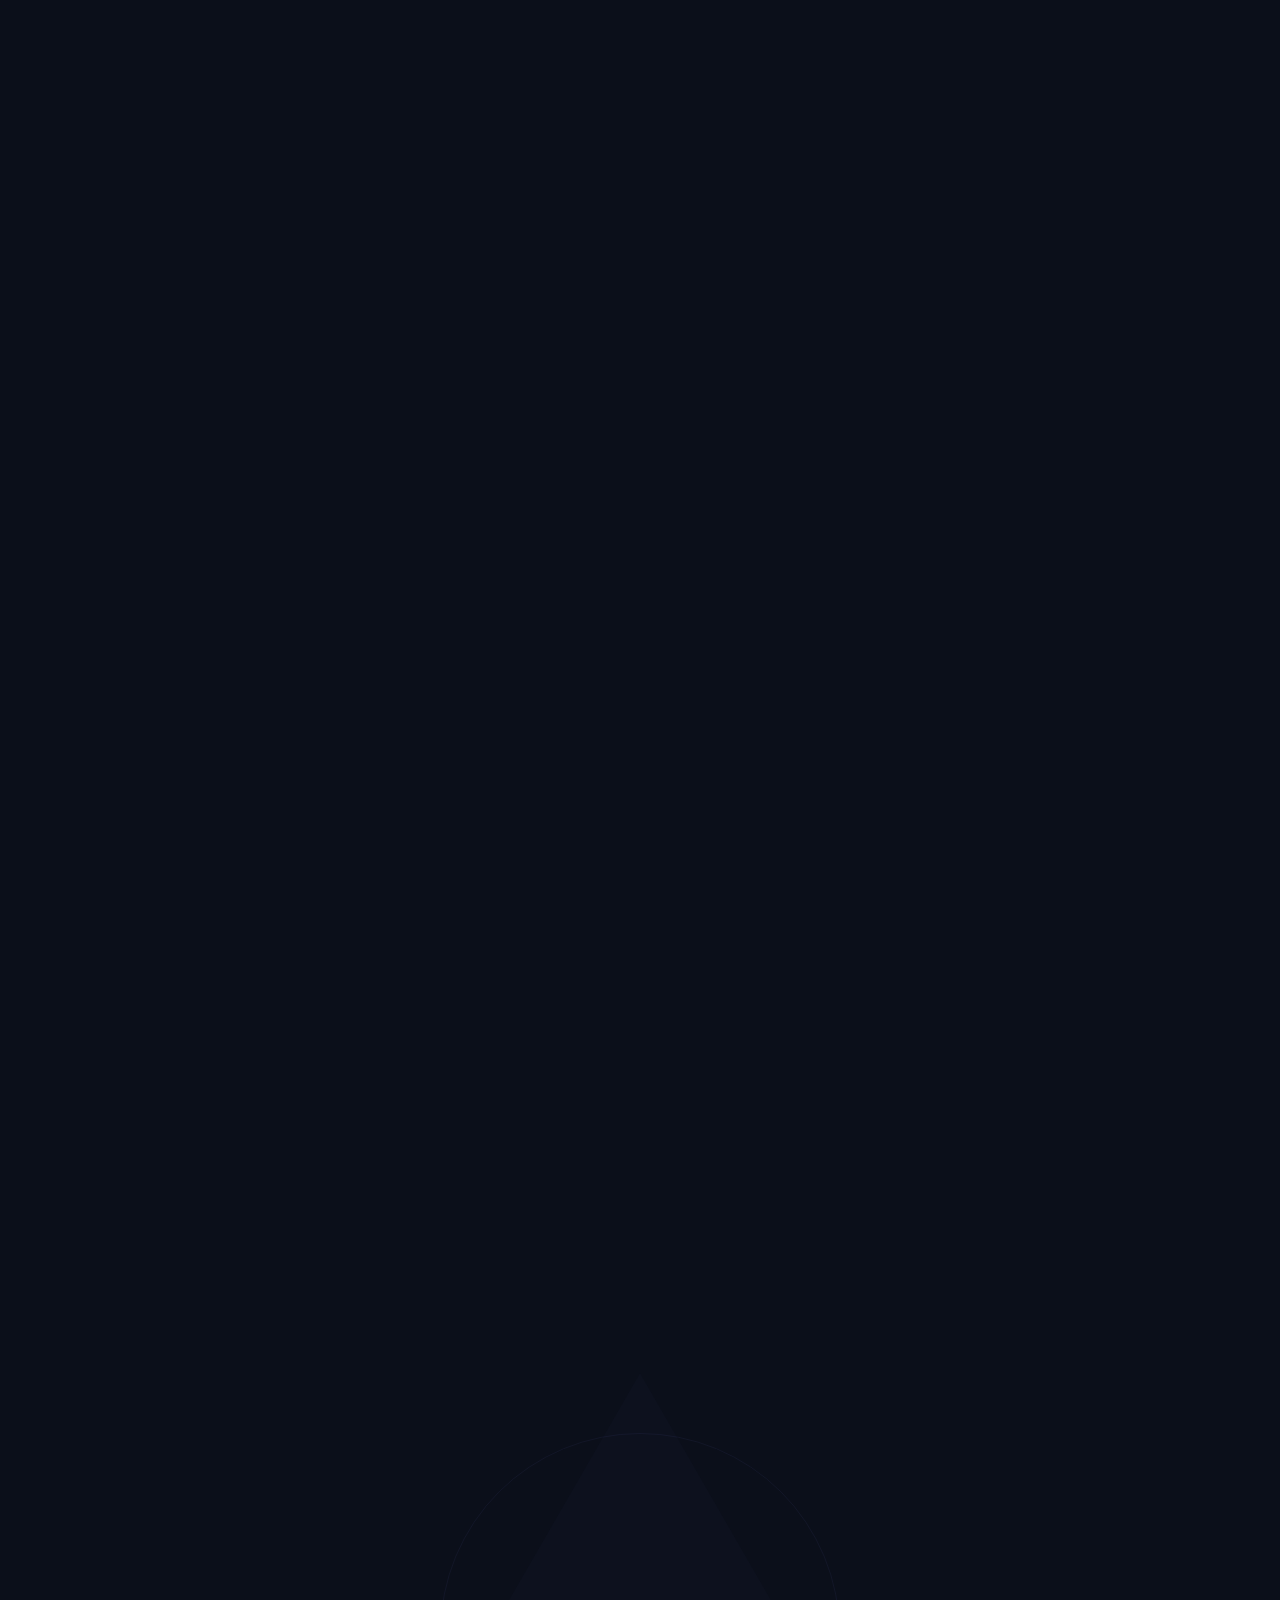
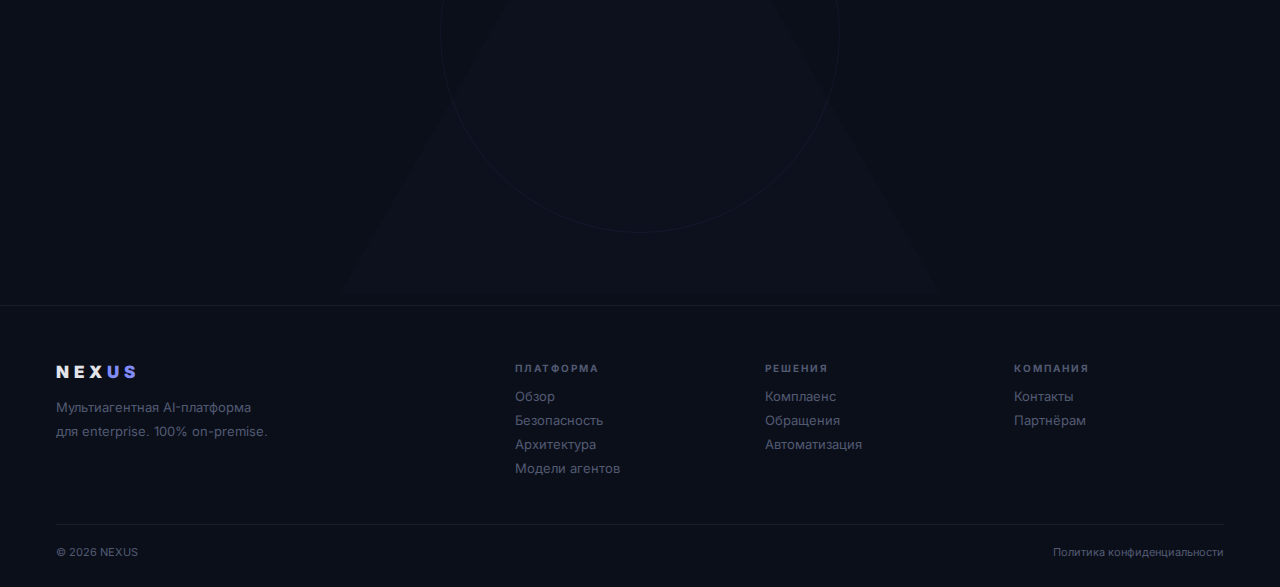
<file: security.html>
<!DOCTYPE html>
<html lang="ru">
<head>
<meta charset="UTF-8">
<meta name="viewport" content="width=device-width, initial-scale=1.0">
<title>NEXUS — Безопасность</title>
<link rel="stylesheet" href="styles.css">
</head>
<body>

<nav class="nav">
  <div class="nav-inner">
    <a href="index.html" class="logo">NEX<span>US</span></a>
    <ul class="nav-links">
      <li><a href="solutions.html">Решения</a></li>
      <li><a href="security.html" class="active">Безопасность</a></li>
      <li><a href="technology.html">Технологии</a></li>
      <li><a href="agents.html">Модели агентов</a></li>
      <li><a href="partnership.html">Партнёрство</a></li>
    </ul>
    <a href="order.html" class="nav-cta">Заказать тест</a>
    <button class="nav-burger" aria-label="Меню" id="navBurger"><span></span><span></span><span></span></button>
  </div>
  <div class="nav-mobile" id="navMobile">
    <a href="solutions.html">Решения</a>
    <a href="security.html">Безопасность</a>
    <a href="technology.html">Технологии</a>
    <a href="agents.html">Модели агентов</a>
    <a href="partnership.html">Партнёрство</a>
    <a href="order.html" class="nav-cta">Заказать тест</a>
  </div>
</nav>

<section class="page-hero">
  <div class="geo-bg"><div class="geo-circ"></div><div class="geo-rect"></div></div>
  <div class="s-pad" style="position:relative;z-index:1">
    <div class="s-label rv">Безопасность</div>
    <div class="s-title rv">Данные не покидают<br>ваш периметр.</div>
    <div class="s-sub rv">Каждый компонент работает на ваших серверах. Ни один запрос не уходит наружу.</div>
  </div>
</section>

<!-- SECURITY FEATURES -->
<section style="padding:0 0 120px">
  <div style="padding:0">
    <div class="sec-split">
      <div class="sec-left">
        <div class="s-label rv">Архитектура</div>
        <div class="s-title rv" style="font-size:clamp(28px,3.5vw,44px);margin-bottom:20px">Многоуровневая<br>защита данных.</div>
        <p class="rv" style="font-size:14px;color:var(--text2);line-height:1.8;max-width:400px">Шесть уровней защиты: от шифрования данных до интеллектуальной фильтрации вывода LLM. Все компоненты — внутри периметра.</p>
      </div>
      <div class="sec-right">
        <div class="sec-item rv">
          <div class="si-icon"><svg viewBox="0 0 24 24"><rect x="3" y="11" width="18" height="11" rx="2"/><path d="M7 11V7a5 5 0 0110 0v4"/></svg></div>
          <div><h4>AES-256 + TLS 1.3</h4><p>Шифрование данных в покое и при передаче. Все соединения между компонентами защищены.</p></div>
        </div>
        <div class="sec-item rv">
          <div class="si-icon"><svg viewBox="0 0 24 24"><path d="M12 22s8-4 8-10V5l-8-3-8 3v7c0 6 8 10 8 10z"/></svg></div>
          <div><h4>Prompt Injection Guard</h4><p>Трёхуровневая защита: regex-паттерны, семантический анализ, LLM-as-judge для критичных сценариев.</p></div>
        </div>
        <div class="sec-item rv">
          <div class="si-icon"><svg viewBox="0 0 24 24"><circle cx="12" cy="12" r="10"/><line x1="12" y1="8" x2="12" y2="12"/><line x1="12" y1="16" x2="12.01" y2="16"/></svg></div>
          <div><h4>Output Guard</h4><p>Маскирование персональных данных в выводе. Верификация RAG-источников. Защита от галлюцинаций.</p></div>
        </div>
        <div class="sec-item rv">
          <div class="si-icon"><svg viewBox="0 0 24 24"><path d="M16 21v-2a4 4 0 00-4-4H6a4 4 0 00-4 4v2"/><circle cx="9" cy="7" r="4"/><path d="M22 21v-2a4 4 0 00-3-3.87"/><path d="M16 3.13a4 4 0 010 7.75"/></svg></div>
          <div><h4>RBAC + LDAP/AD</h4><p>Ролевая модель доступа: admin, analyst, viewer. Интеграция с Active Directory. 2FA.</p></div>
        </div>
        <div class="sec-item rv">
          <div class="si-icon"><svg viewBox="0 0 24 24"><path d="M14 2H6a2 2 0 00-2 2v16a2 2 0 002 2h12a2 2 0 002-2V8z"/><polyline points="14 2 14 8 20 8"/></svg></div>
          <div><h4>Audit & SIEM</h4><p>Полный аудит действий агентов в JSON. Совместимость с SIEM. Ротация логов, alerting.</p></div>
        </div>
        <div class="sec-item rv">
          <div class="si-icon"><svg viewBox="0 0 24 24"><polyline points="22 12 18 12 15 21 9 3 6 12 2 12"/></svg></div>
          <div><h4>Rate Limiting & DLP</h4><p>Ограничение запросов. Предотвращение утечек. Мониторинг аномалий.</p></div>
        </div>
      </div>
    </div>
  </div>
</section>

<!-- COMPLIANCE -->
<section style="padding:0 0 120px">
  <div class="s-pad">
    <div class="s-label rv">Регуляторика</div>
    <div class="s-title rv">Регуляторное соответствие.</div>
    <div class="s-sub rv">Архитектурное соответствие требованиям 152-ФЗ, ФСТЭК и системы маркировки Честный Знак.</div>
  </div>
  <div class="feat-grid" style="max-width:1360px;margin:0 auto;padding:0 56px">
    <div class="feat-card rv">
      <div class="feat-icon"><svg viewBox="0 0 24 24"><path d="M12 22s8-4 8-10V5l-8-3-8 3v7c0 6 8 10 8 10z"/></svg></div>
      <h4>152-ФЗ (Персональные данные)</h4>
      <p>Полная локализация данных на серверах клиента в РФ. Поддержка уровней защищённости УЗ-1/УЗ-2. Согласие субъекта не требуется — данные не передаются третьим лицам.</p>
    </div>
    <div class="feat-card rv">
      <div class="feat-icon"><svg viewBox="0 0 24 24"><rect x="2" y="3" width="20" height="14" rx="2"/><line x1="8" y1="21" x2="16" y2="21"/><line x1="12" y1="17" x2="12" y2="21"/></svg></div>
      <h4>ФСТЭК (Приказы 17/21/117)</h4>
      <p>Приказ 117 (с 01.03.2026) — новые требования к ИИ: проверка уязвимостей, логирование действий агентов, защита от prompt injection, аудит моделей. Поддержка сертифицированных ОС.</p>
    </div>
    <div class="feat-card rv">
      <div class="feat-icon"><svg viewBox="0 0 24 24"><path d="M9 11l3 3L22 4"/><path d="M21 12v7a2 2 0 01-2 2H5a2 2 0 01-2-2V5a2 2 0 012-2h11"/></svg></div>
      <h4>Честный Знак (маркировка)</h4>
      <p>Проверка кодов маркировки через API до попадания в оборот. С марта 2026 — автоматические штрафы через онлайн-кассы: 10-20 тыс. за единицу без маркировки.</p>
    </div>
  </div>
</section>

<!-- SECURITY LEVELS -->
<section style="padding:0 0 120px">
  <div class="s-pad">
    <div class="s-label rv">Уровни защиты</div>
    <div class="s-title rv">Три уровня развёртывания.</div>
    <div class="s-sub rv">От стандартного Docker/K8s до полностью изолированного air-gapped контура.</div>
  </div>
  <div style="max-width:1360px;margin:0 auto;padding:0 56px">
    <div class="sec-levels-row">
      <div class="sl-card rv">
        <div class="sl-id">L1</div>
        <h5>Стандартный</h5>
        <p>Docker/K8s в контуре клиента. VPN для поддержки. PostgreSQL + Qdrant локально. Prometheus/Grafana.</p>
        <div class="sl-for">Ритейл / Производство</div>
      </div>
      <div class="sl-card rv">
        <div class="sl-id">L2</div>
        <h5>Изолированный</h5>
        <p>Отдельный VLAN без интернета. Syslog в SIEM. Интеграция с IdP (LDAP/AD). 2FA.</p>
        <div class="sl-for">Банки / Холдинги</div>
      </div>
      <div class="sl-card rv">
        <div class="sl-id">L3</div>
        <h5>Air-Gapped</h5>
        <p>Полная офлайн-изоляция. Обновления через защищённые носители. Сертифицированные ОС. HSM опционально.</p>
        <div class="sl-for">Гос-структуры / КИИ</div>
      </div>
    </div>
  </div>
</section>

<!-- CERTIFIED OS -->
<section style="padding:0 0 120px">
  <div class="s-pad">
    <div class="s-label rv">Сертифицированные ОС</div>
    <div class="s-title rv" style="font-size:clamp(28px,3.5vw,44px)">Совместимость с защищёнными платформами.</div>
  </div>
  <div class="feat-grid" style="max-width:1360px;margin:48px auto 0;padding:0 56px">
    <div class="feat-card rv">
      <div class="feat-icon"><svg viewBox="0 0 24 24"><path d="M12 22s8-4 8-10V5l-8-3-8 3v7c0 6 8 10 8 10z"/></svg></div>
      <h4>Astra Linux SE</h4>
      <p>ФСТЭК до гостайны. Полная совместимость с нашей системой. Docker, K8s, Ollama.</p>
    </div>
    <div class="feat-card rv">
      <div class="feat-icon"><svg viewBox="0 0 24 24"><rect x="2" y="3" width="20" height="14" rx="2"/><line x1="8" y1="21" x2="16" y2="21"/><line x1="12" y1="17" x2="12" y2="21"/></svg></div>
      <h4>РЕД ОС</h4>
      <p>ФСТЭК для КИИ. Поддержка контейнеризации и всех компонентов стека.</p>
    </div>
    <div class="feat-card rv">
      <div class="feat-icon"><svg viewBox="0 0 24 24"><path d="M14 2H6a2 2 0 00-2 2v16a2 2 0 002 2h12a2 2 0 002-2V8z"/><polyline points="14 2 14 8 20 8"/></svg></div>
      <h4>ALT Linux СПТ</h4>
      <p>ФСТЭК для ГИС. Альтернативная платформа для государственных информационных систем.</p>
    </div>
  </div>
</section>

<!-- CTA -->
<section class="cta-section">
  <div class="cta-geo"><div class="cta-geo-tri"></div><div class="cta-geo-circ"></div></div>
  <h2 class="rv">Готовы к пилоту?</h2>
  <p class="rv">Обсудим уровень защиты и развернём систему в вашем контуре.</p>
  <a href="order.html" class="btn-accent rv">Заказать тест</a>
</section>

<footer>
  <div class="ft-grid">
    <div><a href="index.html" class="logo">NEX<span>US</span></a><div class="ft-brand">Мультиагентная AI-платформа<br>для enterprise. 100% on-premise.</div></div>
    <div class="ft-col"><h4>Платформа</h4><a href="index.html">Обзор</a><a href="security.html">Безопасность</a><a href="technology.html">Архитектура</a><a href="agents.html">Модели агентов</a></div>
    <div class="ft-col"><h4>Решения</h4><a href="solutions.html#compliance">Комплаенс</a><a href="solutions.html#feedback">Обращения</a><a href="solutions.html#automation">Автоматизация</a></div>
    <div class="ft-col"><h4>Компания</h4><a href="order.html">Контакты</a><a href="partnership.html">Партнёрам</a></div>
  </div>
  <div class="ft-bottom"><span>&copy; 2026 NEXUS</span><span>Политика конфиденциальности</span></div>
</footer>

<script>
document.getElementById('navBurger')?.addEventListener('click', () => {
  document.getElementById('navMobile').classList.toggle('open');
});
document.querySelectorAll('.nav-mobile a').forEach(a => a.addEventListener('click', () => {
  document.getElementById('navMobile').classList.remove('open');
}));

const obs = new IntersectionObserver((entries) => {
  entries.forEach(e => { if (e.isIntersecting) e.target.classList.add('visible'); });
}, { threshold: 0.08, rootMargin: '0px 0px -30px 0px' });
document.querySelectorAll('.rv, .rv-scale').forEach(el => obs.observe(el));
</script>
</body>
</html>
</file>
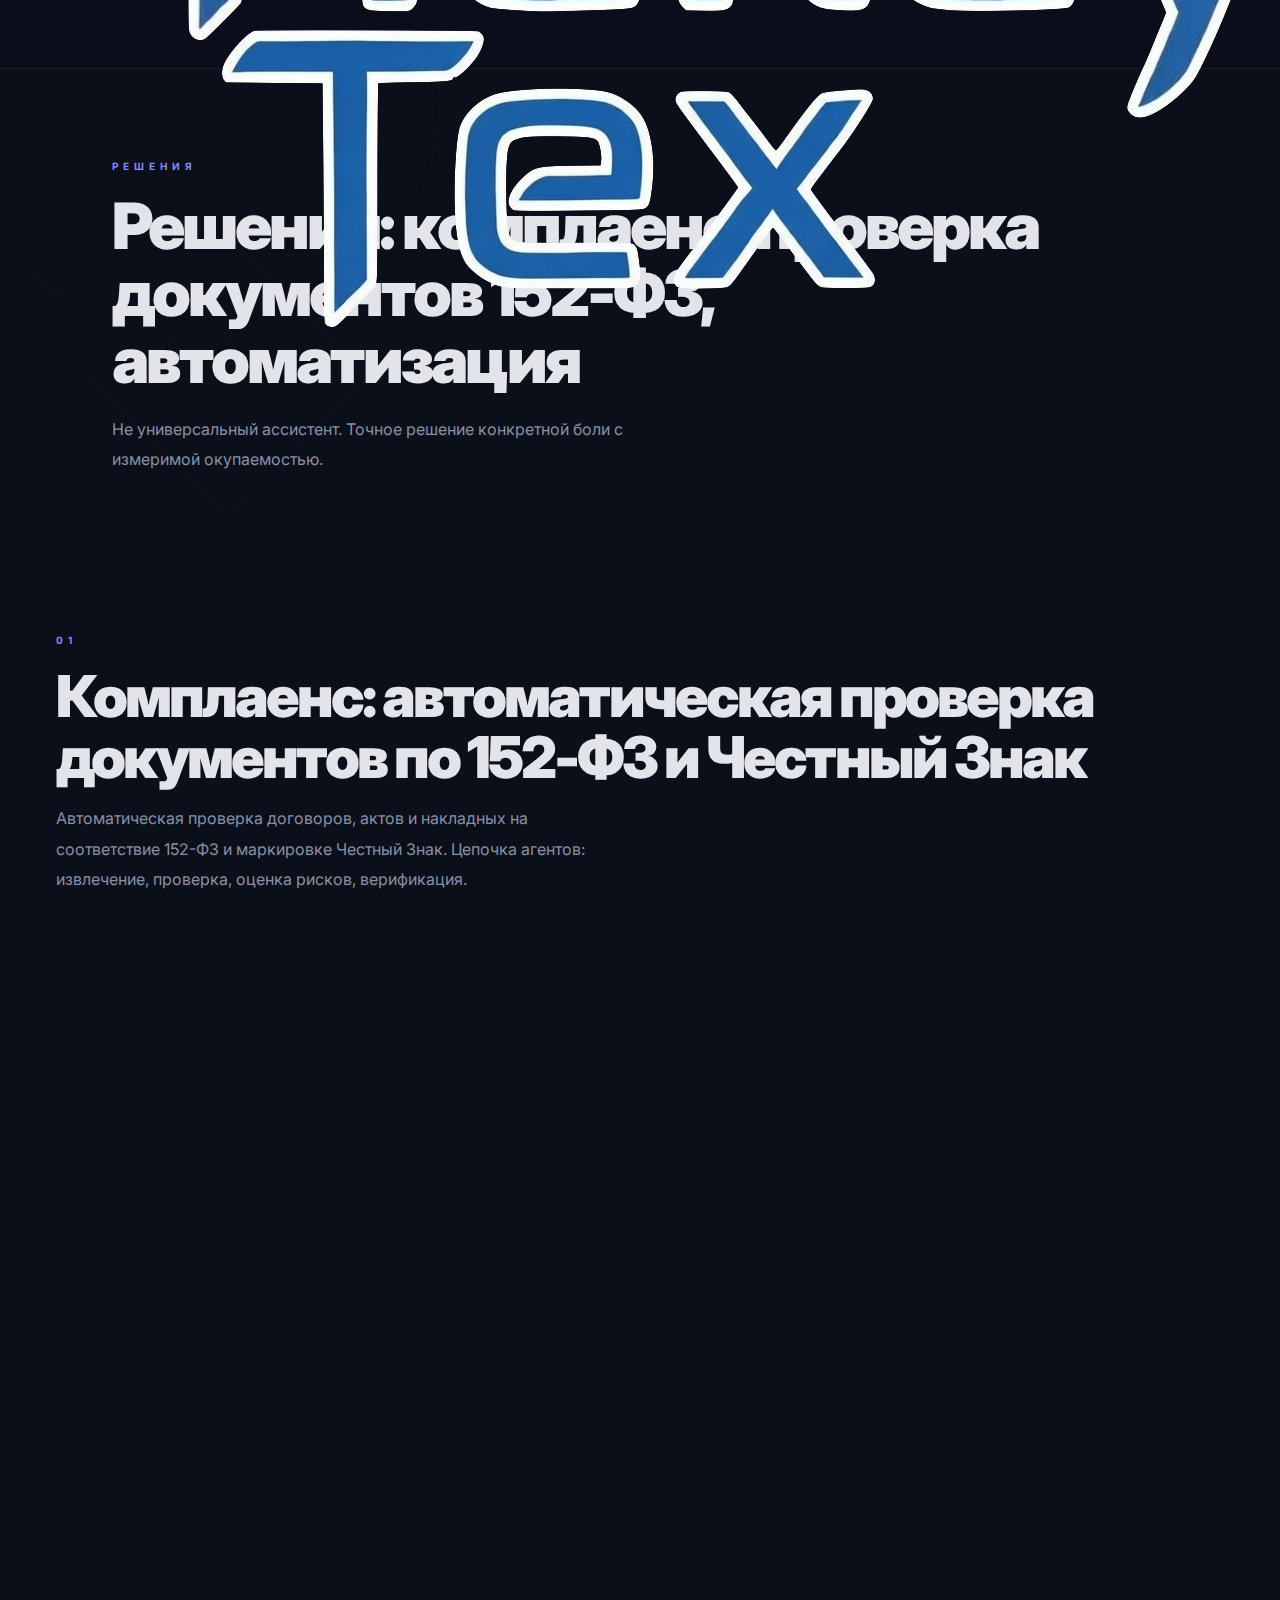
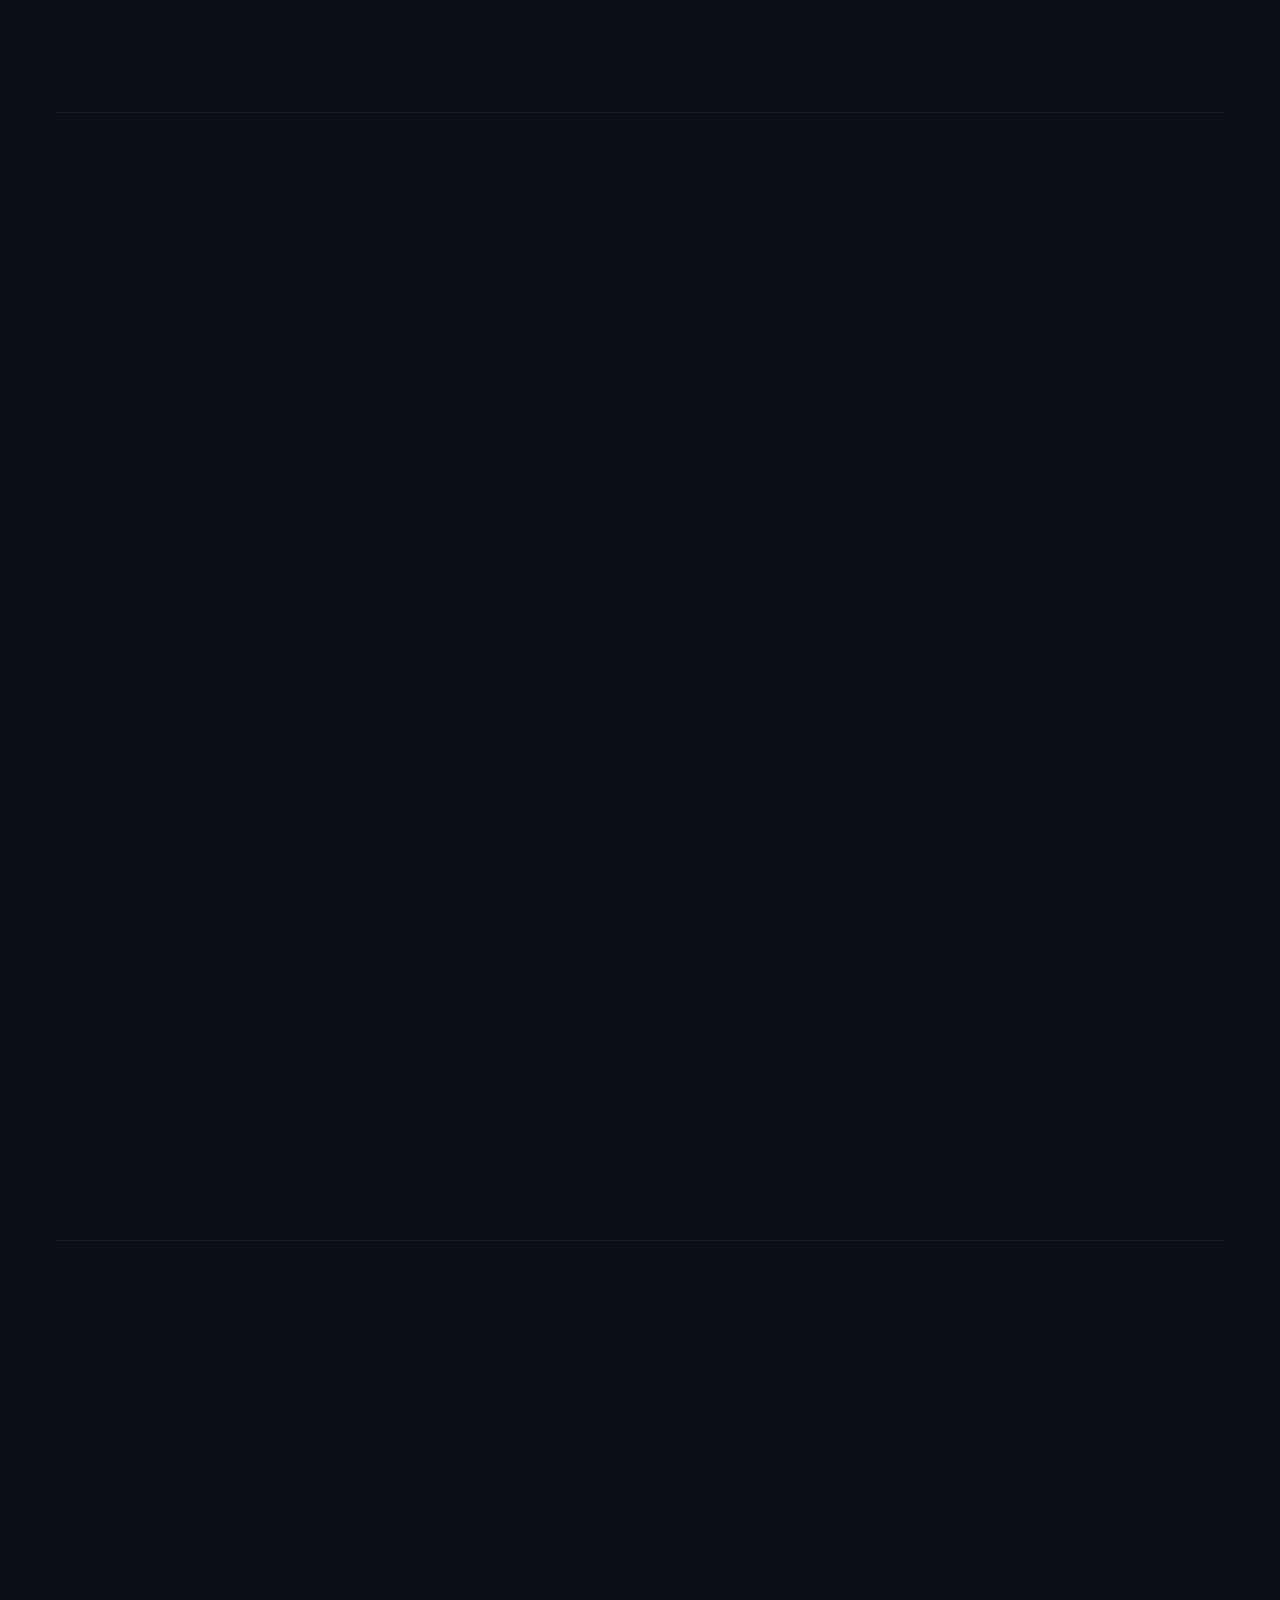
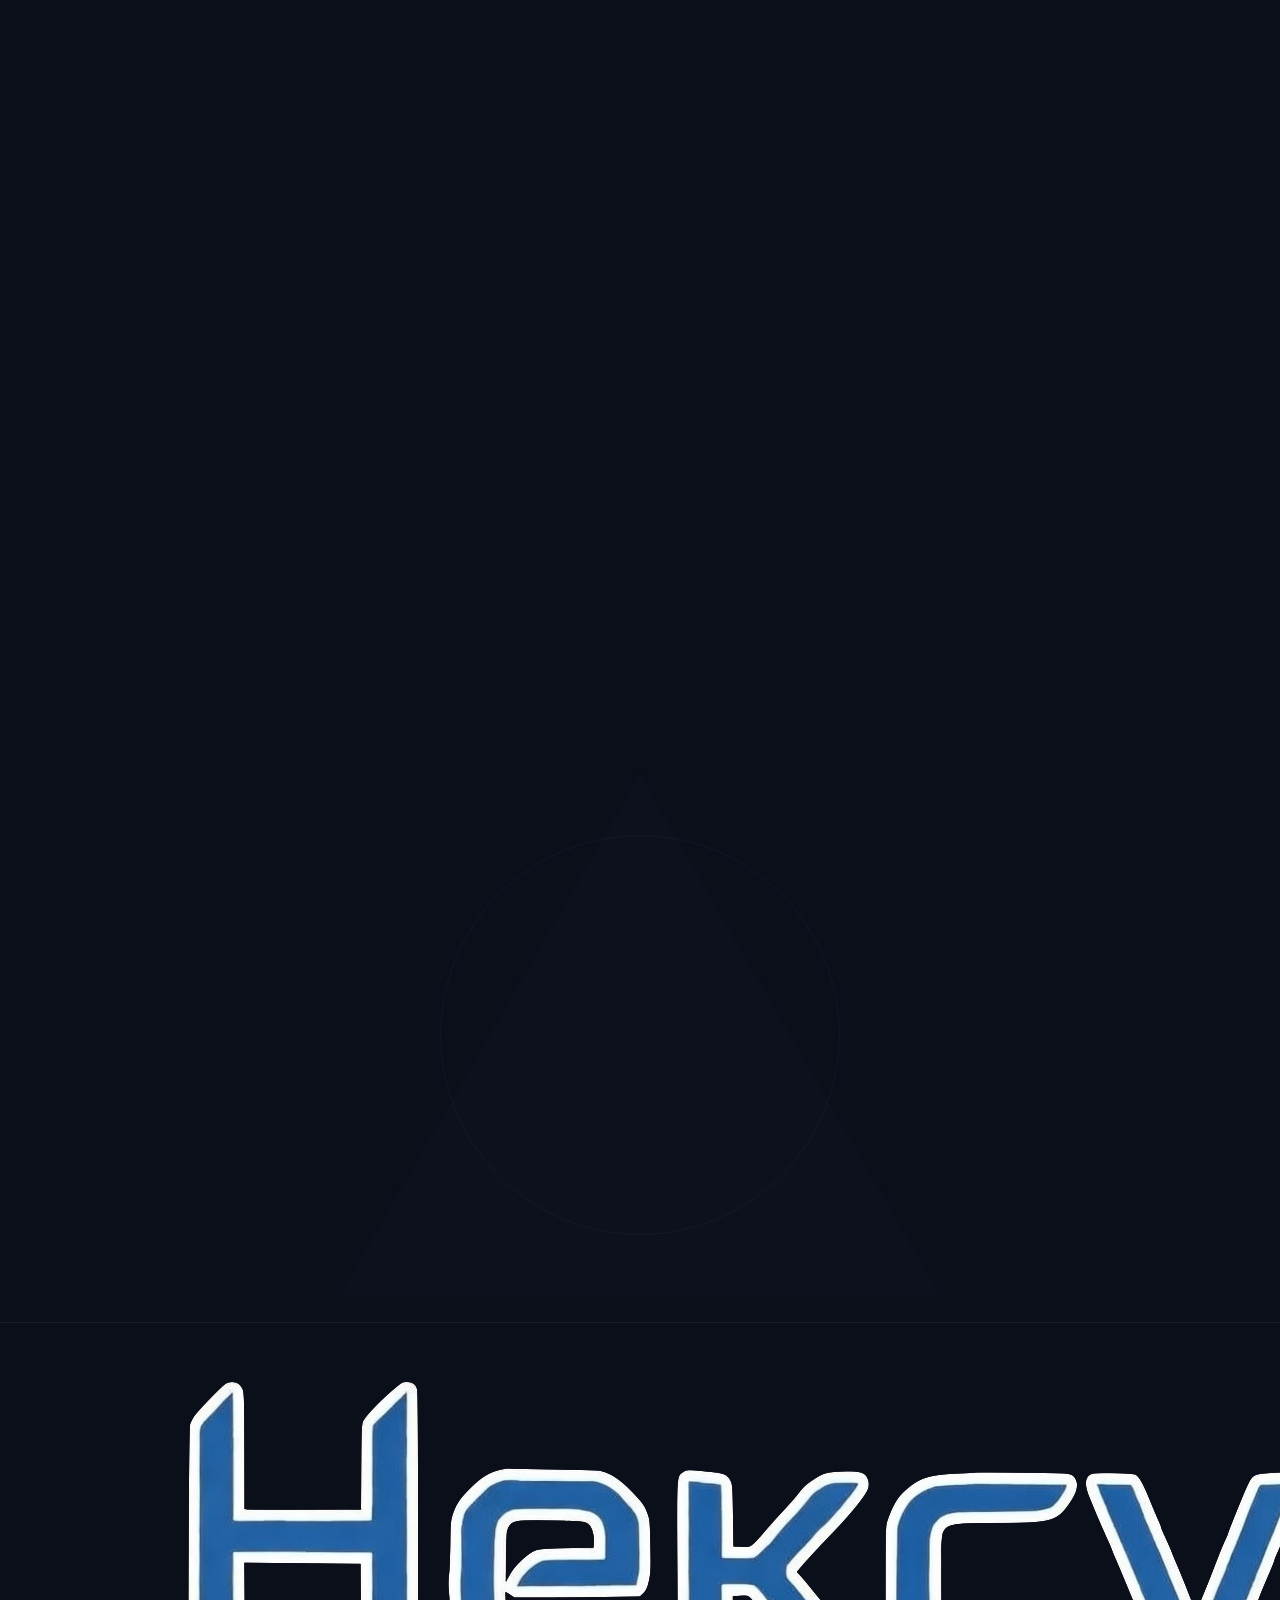
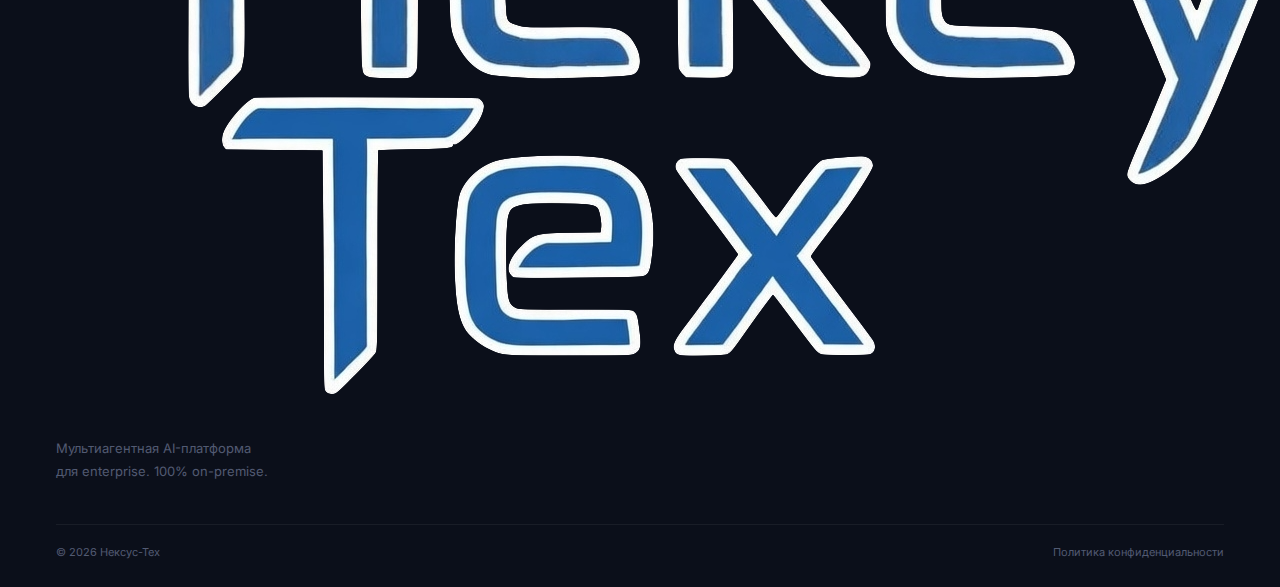
<file: solutions.html>
<!DOCTYPE html>
<html lang="ru">
<head>
<meta charset="UTF-8">
<meta name="viewport" content="width=device-width, initial-scale=1.0">
<title>Решения: комплаенс, проверка документов 152-ФЗ, автоматизация — Нексус-Тех</title>
<meta name="description" content="Автоматическая проверка договоров и маркировки Честный Знак, анализ обращений из WB и Ozon, автоматизация согласований с 1С и ЭДО. Мультиагентный ИИ on-premise.">
<link rel="canonical" href="https://нексус-тех.рф/solutions.html">
<meta property="og:type" content="website">
<meta property="og:url" content="https://нексус-тех.рф/solutions.html">
<meta property="og:title" content="Решения: комплаенс, проверка документов, автоматизация — Нексус-Тех">
<meta property="og:description" content="Проверка документов по 152-ФЗ, маркировка, анализ обращений, согласования. ИИ на вашем сервере.">
<meta property="og:locale" content="ru_RU">
<link rel="stylesheet" href="styles.css">
</head>
<body>

<nav class="nav">
  <div class="nav-inner">
    <a href="index.html" class="logo"><img src="logo.png" alt="Нексус-Тех"></a>
    <ul class="nav-links">
      <li><a href="solutions.html" class="active">Решения</a></li>
      <li><a href="security.html">Безопасность</a></li>
      <li><a href="technology.html">Технологии</a></li>
      <li><a href="agents.html">Модели агентов</a></li>
      <li><a href="partnership.html">Партнёрство</a></li>
    </ul>
    <a href="order.html" class="nav-cta">Заказать тест</a>
    <button class="nav-burger" aria-label="Меню" id="navBurger"><span></span><span></span><span></span></button>
  </div>
  <div class="nav-mobile" id="navMobile">
    <a href="solutions.html">Решения</a>
    <a href="security.html">Безопасность</a>
    <a href="technology.html">Технологии</a>
    <a href="agents.html">Модели агентов</a>
    <a href="partnership.html">Партнёрство</a>
    <a href="order.html" class="nav-cta">Заказать тест</a>
  </div>
</nav>

<section class="page-hero">
  <div class="geo-bg"><div class="geo-circ"></div><div class="geo-rect"></div></div>
  <div class="s-pad" style="position:relative;z-index:1">
    <div class="s-label rv">Решения</div>
    <h1 class="s-title rv">Решения: комплаенс, проверка документов 152-ФЗ, автоматизация</h1>
    <div class="s-sub rv">Не универсальный ассистент. Точное решение конкретной боли с измеримой окупаемостью.</div>
  </div>
</section>

<!-- ═══ COMPLIANCE ═══ -->
<section id="compliance" style="padding:80px 0 120px">
  <div class="s-pad">
    <div class="s-label rv">01</div>
    <h2 class="s-title rv">Комплаенс: автоматическая проверка документов по 152-ФЗ и Честный Знак</h2>
    <div class="s-sub rv">Автоматическая проверка договоров, актов и накладных на соответствие 152-ФЗ и маркировке Честный Знак. Цепочка агентов: извлечение, проверка, оценка рисков, верификация.</div>
  </div>

  <div style="max-width:1360px;margin:0 auto;padding:0 56px">
    <div class="detail-split" style="padding:0">
      <div class="detail-content rv">
        <h3>Кому подходит</h3>
        <p>Ритейл, производство, логистика, оптовая торговля. Компании с тысячами документов в месяц, где ручная проверка = ошибки + штрафы.</p>
        <ul class="detail-list">
          <li>Штраф за единицу без маркировки: 10-20 тыс.</li>
          <li>Штраф за партию без сертификата: 100-500 тыс.</li>
          <li>Ручная проверка договора: 2-4 часа</li>
          <li>Ошибки при ручной проверке: 15-25%</li>
        </ul>
      </div>
      <div class="rv">
        <div class="sol-stats" style="margin-bottom:32px">
          <div><div class="ss-val" style="font-size:32px">~5 мин</div><div class="ss-label">На документ</div></div>
          <div><div class="ss-val" style="font-size:32px">-90%</div><div class="ss-label">Нарушений</div></div>
          <div><div class="ss-val" style="font-size:32px">~2.6М</div><div class="ss-label">Экономии / год</div></div>
        </div>
      </div>
    </div>

    <div class="workflow-box rv-scale">
      <div style="text-align:center;margin-bottom:24px"><span style="font-size:10px;font-weight:700;letter-spacing:3px;text-transform:uppercase;color:var(--accent)">Процесс: Комплаенс</span></div>
      <div class="workflow-steps">
        <div class="workflow-step"><h5>Extractor</h5><p>Извлечение данных</p></div>
        <div class="workflow-arrow">&rarr;</div>
        <div class="workflow-step"><h5>Checker</h5><p>152-ФЗ, Ч. Знак</p></div>
        <div class="workflow-arrow">&rarr;</div>
        <div class="workflow-step"><h5>Risk</h5><p>Оценка штрафов</p></div>
        <div class="workflow-arrow">&rarr;</div>
        <div class="workflow-step" style="border-color:var(--accent)"><h5>Critic</h5><p>Верификация</p></div>
        <div class="workflow-arrow">&rarr;</div>
        <div class="workflow-step"><h5>Action</h5><p>OK / Блок / Задача</p></div>
      </div>
    </div>

    <div class="int-row rv" style="margin-top:48px">
      <div class="int-item"><h5>1С</h5><p>Задачи, статусы</p></div>
      <div class="int-item"><h5>Диадок</h5><p>ЭДО документы</p></div>
      <div class="int-item"><h5>СБИС</h5><p>Альтернатива</p></div>
      <div class="int-item"><h5>Честный Знак</h5><p>Коды маркировки</p></div>
      <div class="int-item"><h5>Bitrix24</h5><p>Уведомления</p></div>
    </div>
  </div>
</section>

<div style="max-width:1360px;margin:0 auto;padding:0 56px"><div style="height:1px;background:var(--border)"></div></div>

<!-- ═══ FEEDBACK ═══ -->
<section id="feedback" style="padding:120px 0">
  <div class="s-pad">
    <div class="s-label rv">02</div>
    <h2 class="s-title rv">Анализ обращений клиентов: WB, Ozon, Telegram</h2>
    <div class="s-sub rv">Мультиканальный сбор отзывов из WB, Ozon, Telegram. Классификация тональности, автоматические ответы, эскалация критичных случаев.</div>
  </div>

  <div style="max-width:1360px;margin:0 auto;padding:0 56px">
    <div style="display:grid;grid-template-columns:1fr 1fr;gap:80px;align-items:start">
      <div class="detail-content rv">
        <h3>Кому подходит</h3>
        <p>E-com (селлеры), услуги, ритейл с доставкой, колл-центры. Компании, где рейтинг и скорость ответа напрямую влияют на продажи.</p>
        <ul class="detail-list">
          <li>42% обращений остаются без ответа</li>
          <li>Падение рейтинга на -0.1 = потеря 5-15% продаж</li>
          <li>Норма ответа: менее 2 часов</li>
          <li>30-40% негатива ведёт к возвратам</li>
        </ul>
      </div>
      <div class="rv">
        <div class="sol-stats" style="margin-bottom:32px">
          <div><div class="ss-val" style="font-size:32px">95%</div><div class="ss-label">Ответов &lt;2ч</div></div>
          <div><div class="ss-val" style="font-size:32px">+15%</div><div class="ss-label">Рост продаж</div></div>
          <div><div class="ss-val" style="font-size:32px">4.3&rarr;4.7</div><div class="ss-label">Рейтинг за 2 мес</div></div>
        </div>
      </div>
    </div>

    <div class="workflow-box rv-scale">
      <div style="text-align:center;margin-bottom:24px"><span style="font-size:10px;font-weight:700;letter-spacing:3px;text-transform:uppercase;color:var(--accent)">Процесс: Анализ обращений</span></div>
      <div class="workflow-steps">
        <div class="workflow-step"><h5>Collector</h5><p>Сбор из каналов</p></div>
        <div class="workflow-arrow">&rarr;</div>
        <div class="workflow-step"><h5>Analyzer</h5><p>Тональность, темы</p></div>
        <div class="workflow-arrow">&rarr;</div>
        <div class="workflow-step"><h5>Responder</h5><p>Авто-ответ</p></div>
        <div class="workflow-arrow">&rarr;</div>
        <div class="workflow-step" style="border-color:var(--accent)"><h5>Critic</h5><p>Проверка</p></div>
        <div class="workflow-arrow">&rarr;</div>
        <div class="workflow-step"><h5>Escalation</h5><p>Эскалация</p></div>
      </div>
    </div>

    <div class="int-row rv" style="margin-top:48px">
      <div class="int-item"><h5>Wildberries</h5><p>v2 API</p></div>
      <div class="int-item"><h5>Ozon</h5><p>Seller API</p></div>
      <div class="int-item"><h5>Telegram</h5><p>Bot API</p></div>
      <div class="int-item"><h5>amoCRM</h5><p>Сделки, задачи</p></div>
      <div class="int-item"><h5>Bitrix24</h5><p>CRM, задачи</p></div>
    </div>
  </div>
</section>

<div style="max-width:1360px;margin:0 auto;padding:0 56px"><div style="height:1px;background:var(--border)"></div></div>

<!-- ═══ AUTOMATION ═══ -->
<section id="automation" style="padding:120px 0">
  <div class="s-pad">
    <div class="s-label rv">03</div>
    <h2 class="s-title rv">Автоматизация согласований и маршрутизации заявок</h2>
    <div class="s-sub rv">Маршрутизация заявок, согласования, трекинг. Интеграция с 1С, Bitrix24, ЭДО. Ноль потерянных запросов.</div>
  </div>

  <div style="max-width:1360px;margin:0 auto;padding:0 56px">
    <div style="display:grid;grid-template-columns:1fr 1fr;gap:80px;align-items:start">
      <div class="detail-content rv">
        <h3>Кому подходит</h3>
        <p>Холдинги, производства, крупный ритейл (500+ сотрудников). Компании с длинными цепочками согласований и потерей заявок.</p>
        <ul class="detail-list">
          <li>Согласование договора: 5-10 дней &rarr; 1-2 дня</li>
          <li>Заявка на отпуск: 3-5 дней &rarr; 4 часа</li>
          <li>Запрос в IT: 1-2 дня &rarr; 2 часа</li>
          <li>Согласование закупки: 7-14 дней &rarr; 2-3 дня</li>
        </ul>
      </div>
      <div class="rv">
        <div class="sol-stats" style="margin-bottom:32px">
          <div><div class="ss-val" style="font-size:32px">1-2 дня</div><div class="ss-label">Вместо 2 недель</div></div>
          <div><div class="ss-val" style="font-size:32px">0</div><div class="ss-label">Потерянных</div></div>
        </div>
      </div>
    </div>

    <div class="workflow-box rv-scale">
      <div style="text-align:center;margin-bottom:24px"><span style="font-size:10px;font-weight:700;letter-spacing:3px;text-transform:uppercase;color:var(--accent)">Процесс: Операции</span></div>
      <div class="workflow-steps">
        <div class="workflow-step"><h5>Classifier</h5><p>Тип запроса</p></div>
        <div class="workflow-arrow">&rarr;</div>
        <div class="workflow-step"><h5>Router</h5><p>Цепочка согласования</p></div>
        <div class="workflow-arrow">&rarr;</div>
        <div class="workflow-step" style="border-color:var(--accent)"><h5>Approve</h5><p>Human-in-the-Loop</p></div>
        <div class="workflow-arrow">&rarr;</div>
        <div class="workflow-step"><h5>Executor</h5><p>Действие в ERP</p></div>
        <div class="workflow-arrow">&rarr;</div>
        <div class="workflow-step"><h5>Notify</h5><p>Уведомления</p></div>
      </div>
    </div>

    <div class="int-row rv" style="margin-top:48px">
      <div class="int-item"><h5>1С:ERP</h5><p>Учётная система</p></div>
      <div class="int-item"><h5>Bitrix24</h5><p>Задачи, согласования</p></div>
      <div class="int-item"><h5>Active Directory</h5><p>Оргструктура</p></div>
      <div class="int-item"><h5>Exchange</h5><p>Email</p></div>
      <div class="int-item"><h5>Telegram</h5><p>Уведомления</p></div>
    </div>
  </div>
</section>

<!-- CTA -->
<section class="cta-section">
  <div class="cta-geo"><div class="cta-geo-tri"></div><div class="cta-geo-circ"></div></div>
  <h2 class="rv">Готовы к пилоту?</h2>
  <p class="rv">Выберите решение и запустите пилот за 1-2 месяца внутри вашего периметра.</p>
  <a href="order.html" class="btn-accent rv">Заказать тест</a>
</section>

<footer>
  <div class="ft-grid">
    <div><a href="index.html" class="logo"><img src="logo.png" alt="Нексус-Тех"></a><div class="ft-brand">Мультиагентная AI-платформа<br>для enterprise. 100% on-premise.</div></div>
    <div class="ft-col"><h4>Платформа</h4><a href="index.html">Обзор</a><a href="security.html">Безопасность</a><a href="technology.html">Архитектура</a><a href="agents.html">Модели агентов</a></div>
    <div class="ft-col"><h4>Решения</h4><a href="solutions.html#compliance">Комплаенс</a><a href="solutions.html#feedback">Обращения</a><a href="solutions.html#automation">Автоматизация</a></div>
    <div class="ft-col"><h4>Компания</h4><a href="order.html">Контакты</a><a href="partnership.html">Партнёрам</a></div>
  </div>
  <div class="ft-bottom"><span>&copy; <span id="cpyear"></span> Нексус-Тех</span><span>Политика конфиденциальности</span></div>
</footer>

<script>
document.getElementById('cpyear') && (document.getElementById('cpyear').textContent = new Date().getFullYear());
document.getElementById('navBurger')?.addEventListener('click', () => {
  document.getElementById('navMobile').classList.toggle('open');
});
document.querySelectorAll('.nav-mobile a').forEach(a => a.addEventListener('click', () => {
  document.getElementById('navMobile').classList.remove('open');
}));

const obs = new IntersectionObserver((entries) => {
  entries.forEach(e => { if (e.isIntersecting) e.target.classList.add('visible'); });
}, { threshold: 0.08, rootMargin: '0px 0px -30px 0px' });
document.querySelectorAll('.rv, .rv-scale').forEach(el => obs.observe(el));
</script>
</body>
</html>
</file>
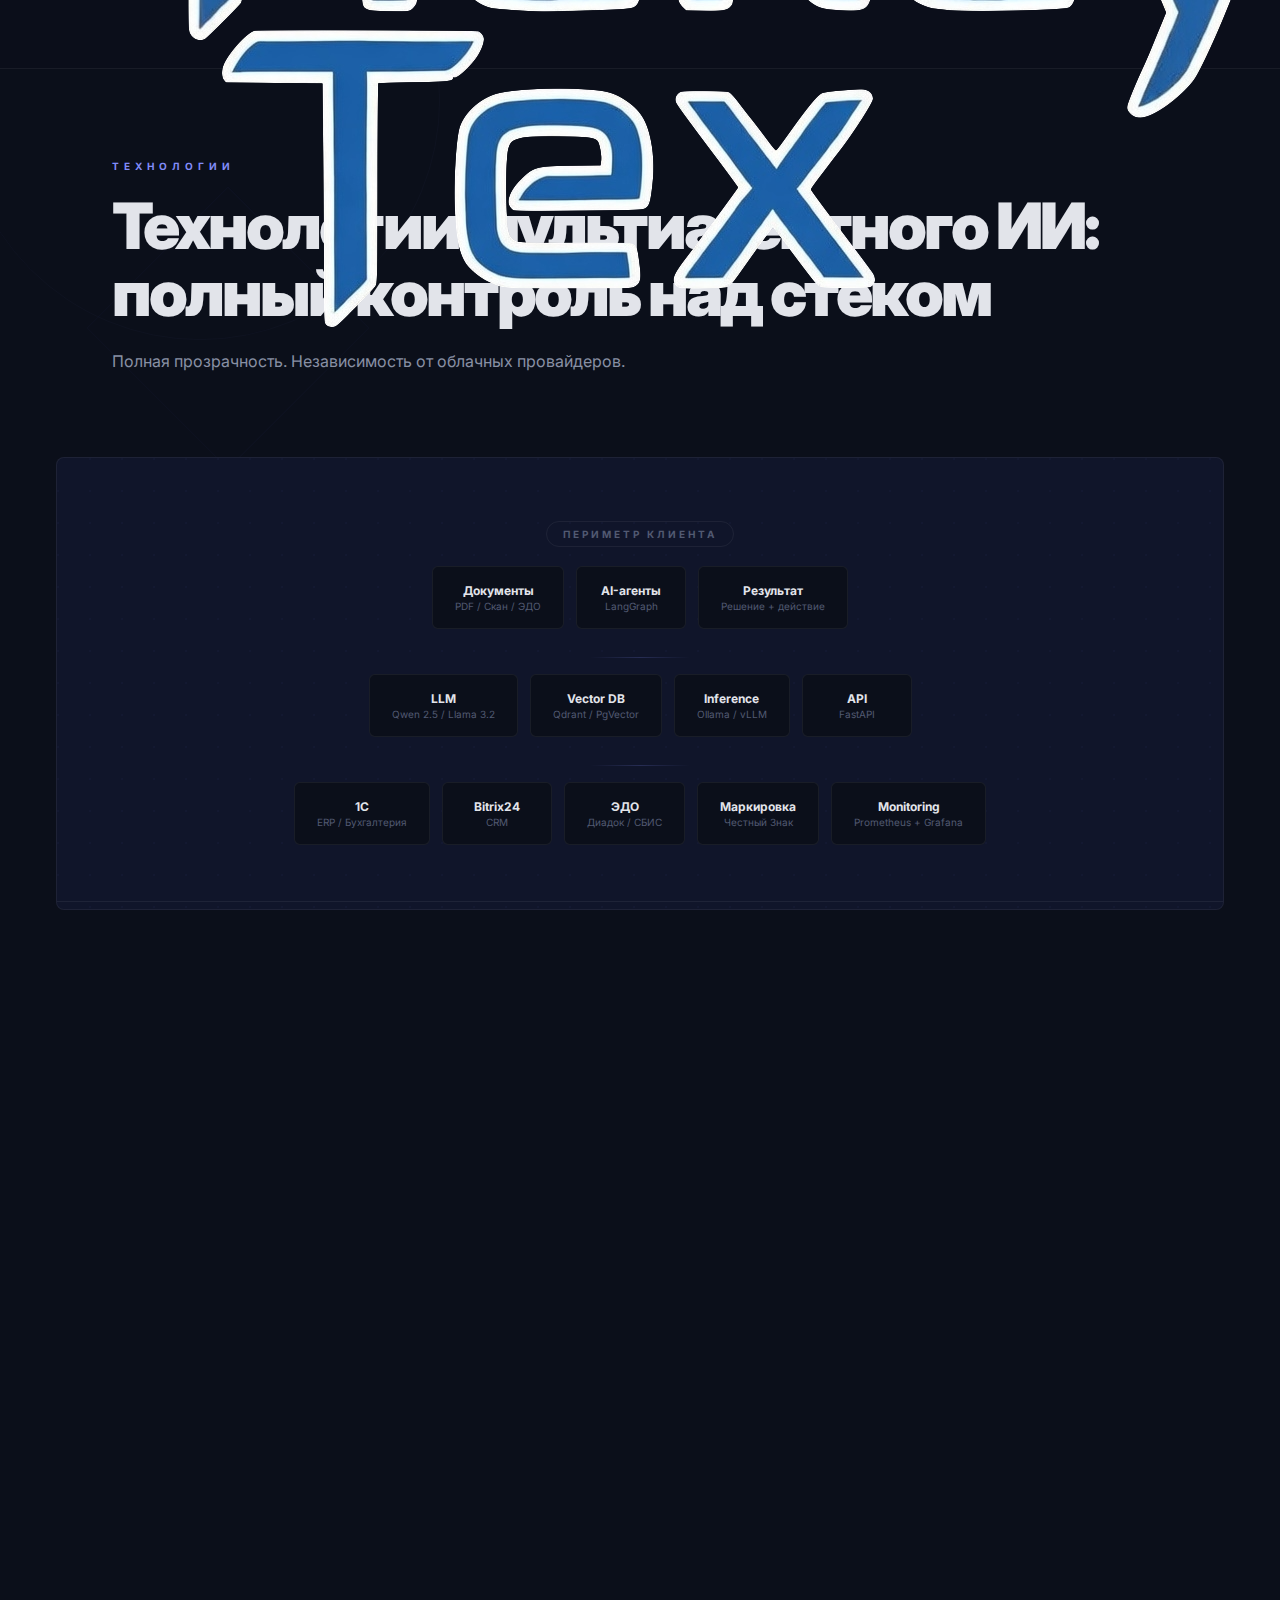
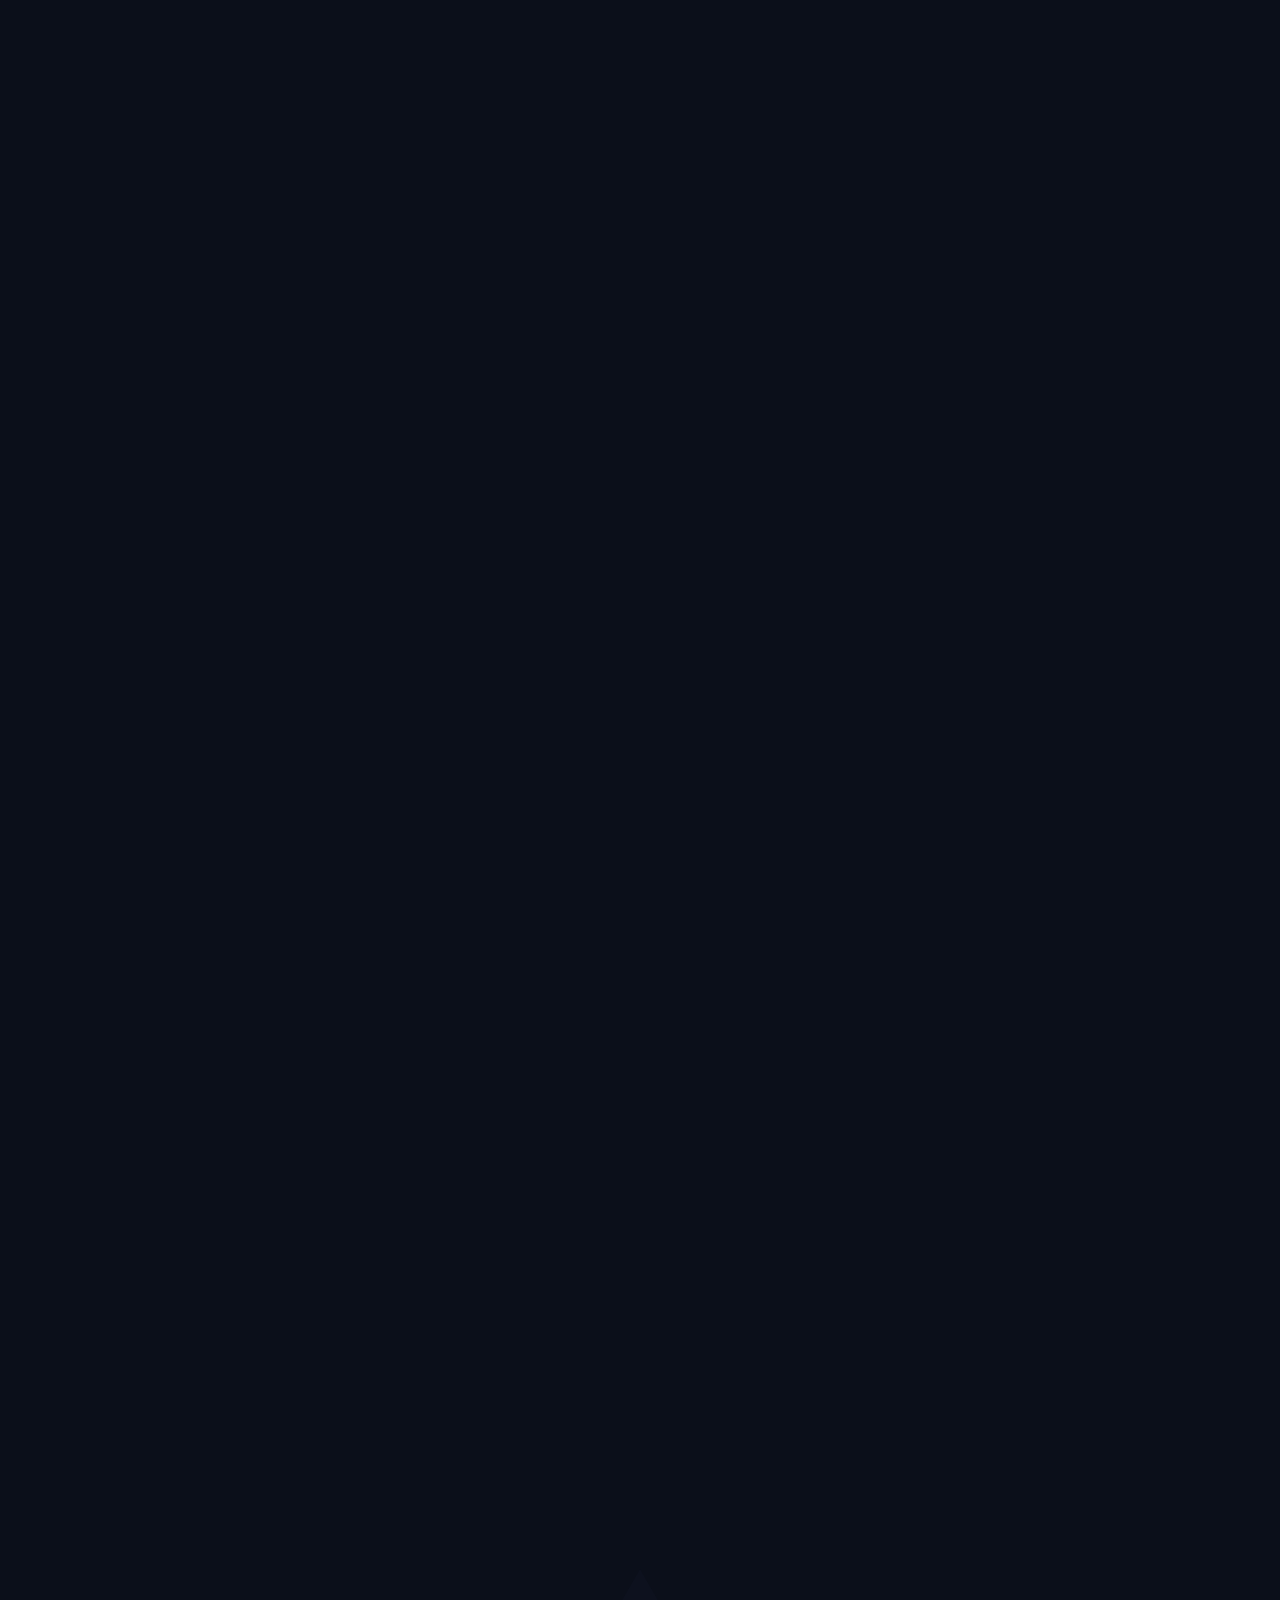
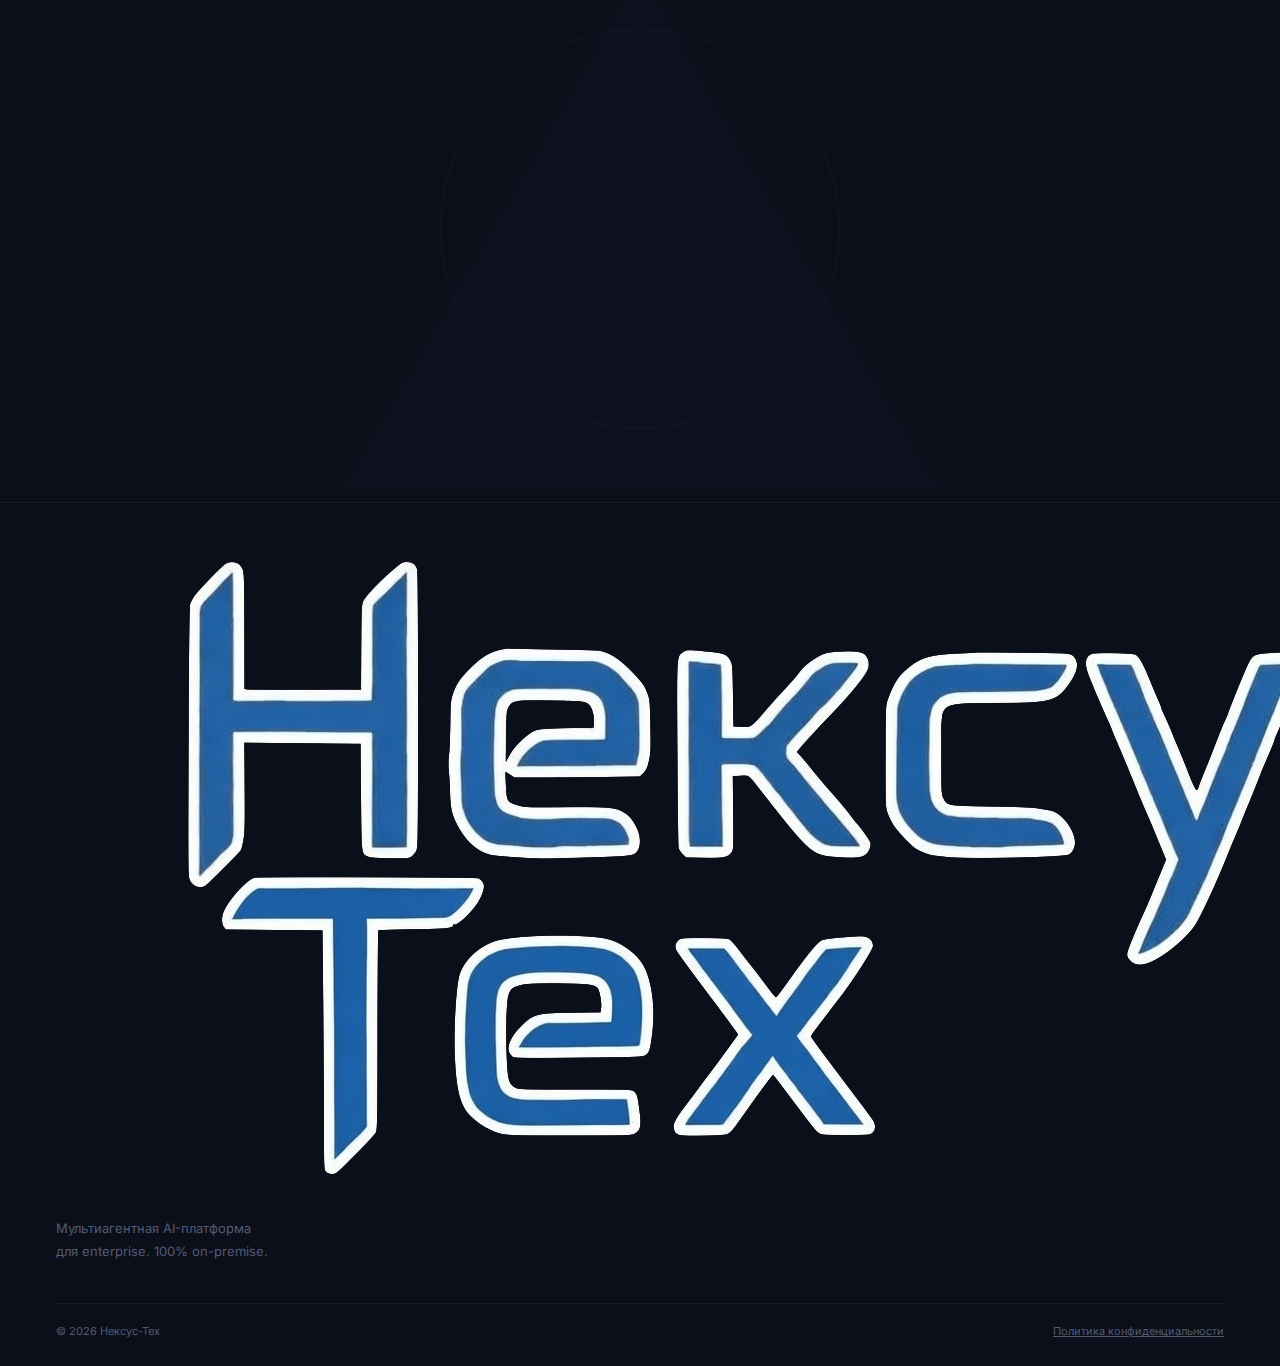
<file: technology.html>
<!DOCTYPE html>
<html lang="ru">
<head>
<meta charset="UTF-8">
<meta name="viewport" content="width=device-width, initial-scale=1.0">
<title>Технологии и архитектура мультиагентного ИИ on-premise — Нексус-Тех</title>
<meta name="description" content="Полный контроль над стеком: LLM на ваших серверах, AI-агенты, интеграция с 1С, Bitrix24, ЭДО. Независимость от облака.">
<link rel="canonical" href="https://нексус-тех.рф/technology.html">
<meta property="og:type" content="website">
<meta property="og:url" content="https://нексус-тех.рф/technology.html">
<meta property="og:title" content="Технологии мультиагентного ИИ on-premise — Нексус-Тех">
<meta property="og:description" content="Архитектура ИИ на вашем периметре: агенты, LLM, векторная БД, интеграции.">
<meta property="og:locale" content="ru_RU">
<link rel="stylesheet" href="styles.css">
</head>
<body>

<nav class="nav">
  <div class="nav-inner">
    <a href="index.html" class="logo"><img src="logo.png" alt="Нексус-Тех"></a>
    <ul class="nav-links">
      <li><a href="solutions.html">Решения</a></li>
      <li><a href="security.html">Безопасность</a></li>
      <li><a href="technology.html" class="active">Технологии</a></li>
      <li><a href="agents.html">Модели агентов</a></li>
      <li><a href="partnership.html">Партнёрство</a></li>
    </ul>
    <a href="order.html" class="nav-cta">Заказать тест</a>
    <button class="nav-burger" aria-label="Меню" id="navBurger"><span></span><span></span><span></span></button>
  </div>
  <div class="nav-mobile" id="navMobile">
    <a href="solutions.html">Решения</a>
    <a href="security.html">Безопасность</a>
    <a href="technology.html">Технологии</a>
    <a href="agents.html">Модели агентов</a>
    <a href="partnership.html">Партнёрство</a>
    <a href="order.html" class="nav-cta">Заказать тест</a>
  </div>
</nav>

<!-- PAGE HERO -->
<section class="page-hero">
  <div class="geo-bg"><div class="geo-circ"></div><div class="geo-rect"></div></div>
  <div class="s-pad" style="position:relative;z-index:1">
    <div class="s-label rv">Технологии</div>
    <h1 class="s-title rv">Технологии мультиагентного ИИ:<br>полный контроль над стеком</h1>
    <div class="s-sub rv">Полная прозрачность. Независимость от облачных провайдеров.</div>
  </div>
</section>

<!-- ARCHITECTURE (interactive) -->
<section style="padding:0 0 120px">
  <div style="max-width:1360px;margin:0 auto;padding:0 56px">
    <div class="arch-box rv-scale">
      <div class="arch-label"><span>Периметр клиента</span></div>
      <div class="a-row">
        <div class="an" data-node="documents"><div class="an-t">Документы</div><div class="an-s">PDF / Скан / ЭДО</div></div>
        <div class="an" data-node="agents"><div class="an-t">AI-агенты</div><div class="an-s">LangGraph</div></div>
        <div class="an" data-node="result"><div class="an-t">Результат</div><div class="an-s">Решение + действие</div></div>
      </div>
      <div class="a-div"></div>
      <div class="a-row">
        <div class="an" data-node="llm"><div class="an-t">LLM</div><div class="an-s">Qwen 2.5 / Llama 3.2</div></div>
        <div class="an" data-node="vectordb"><div class="an-t">Vector DB</div><div class="an-s">Qdrant / PgVector</div></div>
        <div class="an" data-node="inference"><div class="an-t">Inference</div><div class="an-s">Ollama / vLLM</div></div>
        <div class="an" data-node="api"><div class="an-t">API</div><div class="an-s">FastAPI</div></div>
      </div>
      <div class="a-div"></div>
      <div class="a-row">
        <div class="an" data-node="erp"><div class="an-t">1С</div><div class="an-s">ERP / Бухгалтерия</div></div>
        <div class="an" data-node="crm"><div class="an-t">Bitrix24</div><div class="an-s">CRM</div></div>
        <div class="an" data-node="edo"><div class="an-t">ЭДО</div><div class="an-s">Диадок / СБИС</div></div>
        <div class="an" data-node="marking"><div class="an-t">Маркировка</div><div class="an-s">Честный Знак</div></div>
        <div class="an" data-node="monitoring"><div class="an-t">Monitoring</div><div class="an-s">Prometheus + Grafana</div></div>
      </div>
    </div>
    <!-- DETAIL PANEL -->
    <div class="arch-detail" id="archDetail">
      <div class="arch-detail-head">
        <div>
          <h3 id="detailTitle"></h3>
          <p id="detailDesc"></p>
        </div>
        <button class="arch-detail-close" id="detailClose">&times;</button>
      </div>
      <div class="arch-detail-grid" id="detailGrid"></div>
      <div class="arch-detail-tags" id="detailTags"></div>
    </div>
  </div>
</section>

<!-- AGENT ROLES -->
<section style="padding:0 0 120px">
  <div class="s-pad">
    <div class="s-label rv">Команда агентов</div>
    <div class="s-title rv">6 специализированных ролей.</div>
    <div class="s-sub rv">Каждый агент отвечает за свою задачу. Orchestrator координирует всю команду через LangGraph. <a href="agents.html" style="color:var(--accent);text-decoration:underline;text-underline-offset:4px">Схемы и обоснование ролей</a></div>
  </div>
  <div class="feat-grid" style="max-width:1360px;margin:0 auto;padding:0 56px">
    <div class="feat-card rv">
      <div class="feat-icon"><svg viewBox="0 0 24 24"><circle cx="12" cy="12" r="10"/><path d="M12 8v4l3 3"/></svg></div>
      <h4>Orchestrator</h4>
      <p>Планирование, декомпозиция задач, координация команды. Модель 70B для сложных решений.</p>
    </div>
    <div class="feat-card rv">
      <div class="feat-icon"><svg viewBox="0 0 24 24"><circle cx="11" cy="11" r="8"/><line x1="21" y1="21" x2="16.65" y2="16.65"/></svg></div>
      <h4>Researcher</h4>
      <p>Поиск информации, RAG-запросы к базе знаний, извлечение контекста из документов.</p>
    </div>
    <div class="feat-card rv">
      <div class="feat-icon"><svg viewBox="0 0 24 24"><line x1="18" y1="20" x2="18" y2="10"/><line x1="12" y1="20" x2="12" y2="4"/><line x1="6" y1="20" x2="6" y2="14"/></svg></div>
      <h4>Analyst</h4>
      <p>Извлечение сущностей, классификация, оценка рисков. Структурированный вывод в JSON.</p>
    </div>
    <div class="feat-card rv">
      <div class="feat-icon"><svg viewBox="0 0 24 24"><polyline points="13 17 18 12 13 7"/><polyline points="6 17 11 12 6 7"/></svg></div>
      <h4>Executor</h4>
      <p>Выполнение действий: создание задач, отправка уведомлений, вызов API внешних систем.</p>
    </div>
    <div class="feat-card rv">
      <div class="feat-icon"><svg viewBox="0 0 24 24"><path d="M12 22s8-4 8-10V5l-8-3-8 3v7c0 6 8 10 8 10z"/></svg></div>
      <h4>Critic</h4>
      <p>Контроль качества, верификация результатов. Может вернуть задачу на доработку (цикл).</p>
    </div>
    <div class="feat-card rv">
      <div class="feat-icon"><svg viewBox="0 0 24 24"><path d="M14 2H6a2 2 0 00-2 2v16a2 2 0 002 2h12a2 2 0 002-2V8z"/><polyline points="14 2 14 8 20 8"/></svg></div>
      <h4>Reporter</h4>
      <p>Формирование отчётов, суммаризация результатов, генерация рекомендаций.</p>
    </div>
  </div>
</section>

<!-- INTERACTION PATTERNS -->
<section style="padding:0 0 120px">
  <div class="s-pad">
    <div class="s-label rv">Паттерны</div>
    <div class="s-title rv">7 моделей взаимодействия.</div>
    <div class="s-sub rv">От простого последовательного до циклических графов, голосования и дебатов. Voting и Debate — надстройки внутри пресетов (аудит, эскалация жалоб, аналитика).</div>
  </div>
  <div class="feat-grid" style="max-width:1360px;margin:0 auto;padding:0 56px">
    <div class="feat-card rv">
      <div class="feat-icon"><svg viewBox="0 0 24 24"><line x1="5" y1="12" x2="19" y2="12"/><polyline points="12 5 19 12 12 19"/></svg></div>
      <h4>Sequential</h4>
      <p>Линейная цепочка: Agent A &rarr; B &rarr; C &rarr; Result. Для простых процессов с чёткой последовательностью.</p>
    </div>
    <div class="feat-card rv">
      <div class="feat-icon"><svg viewBox="0 0 24 24"><path d="M12 2L2 7l10 5 10-5-10-5zM2 17l10 5 10-5M2 12l10 5 10-5"/></svg></div>
      <h4>Hierarchical</h4>
      <p>Orchestrator декомпозирует задачу и распределяет между агентами. Для сложных задач.</p>
    </div>
    <div class="feat-card rv">
      <div class="feat-icon"><svg viewBox="0 0 24 24"><polyline points="23 4 23 10 17 10"/><path d="M20.49 15a9 9 0 11-2.12-9.36L23 10"/></svg></div>
      <h4>Cyclic</h4>
      <p>Critic проверяет результат и возвращает на доработку. Итеративное улучшение до достижения качества.</p>
    </div>
    <div class="feat-card rv">
      <div class="feat-icon"><svg viewBox="0 0 24 24"><path d="M17 1l4 4-4 4"/><path d="M3 11V9a4 4 0 014-4h14"/><path d="M7 23l-4-4 4-4"/><path d="M21 13v2a4 4 0 01-4 4H3"/></svg></div>
      <h4>Debate</h4>
      <p>Два агента генерируют разные ответы (эмпатичный/формальный), Judge выбирает лучший. Часть пресетов: «Быстрая эскалация жалоб», «Служба поддержки».</p>
    </div>
    <div class="feat-card rv">
      <div class="feat-icon"><svg viewBox="0 0 24 24"><path d="M12 2a10 10 0 1010 10A10 10 0 0012 2z"/><path d="M12 6v6l4 2"/></svg></div>
      <h4>Voting</h4>
      <p>4 агента голосуют по risk_level или sentiment, majority выносит решение. Часть пресетов: «Аудит», «Юр. превью», «Акцент на аналитику», «Жёсткое согласование».</p>
    </div>
    <div class="feat-card rv">
      <div class="feat-icon"><svg viewBox="0 0 24 24"><path d="M16 21v-2a4 4 0 00-4-4H6a4 4 0 00-4 4v2"/><circle cx="9" cy="7" r="4"/><path d="M22 21v-2a4 4 0 00-3-3.87"/><path d="M16 3.13a4 4 0 010 7.75"/></svg></div>
      <h4>Operations</h4>
      <p>Распределение задач, согласования, Human-in-the-Loop. Для внутренних процессов компании.</p>
    </div>
    <div class="feat-card rv">
      <div class="feat-icon"><svg viewBox="0 0 24 24"><rect x="3" y="3" width="18" height="18" rx="2"/><path d="M3 9h18M9 21V9"/></svg></div>
      <h4>Human-in-the-Loop</h4>
      <p>Checkpoints для остановки и ожидания решения человека. Resume с любой точки графа.</p>
    </div>
  </div>

  <!-- Main workflow diagram -->
  <div style="max-width:1360px;margin:0 auto;padding:0 56px">
    <div class="workflow-box rv-scale">
      <div style="text-align:center;margin-bottom:24px"><span style="font-size:10px;font-weight:700;letter-spacing:3px;text-transform:uppercase;color:var(--accent)">Пример: Граф комплаенса (циклический)</span></div>
      <div class="workflow-steps">
        <div class="workflow-step"><h5>Extractor</h5><p>Извлечение</p></div>
        <div class="workflow-arrow">&rarr;</div>
        <div class="workflow-step"><h5>Checker</h5><p>Проверка</p></div>
        <div class="workflow-arrow">&rarr;</div>
        <div class="workflow-step"><h5>Risk</h5><p>Оценка</p></div>
        <div class="workflow-arrow">&rarr;</div>
        <div class="workflow-step" style="border-color:var(--accent)"><h5>Critic</h5><p>Верификация</p></div>
        <div class="workflow-arrow">&rarr;</div>
        <div class="workflow-step"><h5>Finalize</h5><p>Результат</p></div>
      </div>
      <div style="text-align:center;margin-top:16px;font-size:11px;color:var(--text3)">Critic может вернуть задачу на Extractor (цикл до 3 итераций)</div>
    </div>
  </div>
</section>

<!-- CTA -->
<section class="cta-section">
  <div class="cta-geo"><div class="cta-geo-tri"></div><div class="cta-geo-circ"></div></div>
  <h2 class="rv">Готовы к пилоту?</h2>
  <p class="rv">Разверните всю архитектуру внутри вашего периметра за 1-2 месяца.</p>
  <a href="order.html" class="btn-accent rv">Заказать тест</a>
</section>

<footer>
  <div class="ft-grid">
    <div>
      <a href="index.html" class="logo"><img src="logo.png" alt="Нексус-Тех"></a>
      <div class="ft-brand">Мультиагентная AI-платформа<br>для enterprise. 100% on-premise.</div>
    </div>
    <div class="ft-col"><h4>Платформа</h4><a href="index.html">Обзор</a><a href="security.html">Безопасность</a><a href="technology.html">Архитектура</a><a href="agents.html">Модели агентов</a></div>
    <div class="ft-col"><h4>Решения</h4><a href="solutions.html#compliance">Комплаенс</a><a href="solutions.html#feedback">Обращения</a><a href="solutions.html#automation">Автоматизация</a></div>
    <div class="ft-col"><h4>Компания</h4><a href="order.html">Контакты</a><a href="partnership.html">Партнёрам</a></div>
  </div>
  <div class="ft-bottom"><span>&copy; <span id="cpyear"></span> Нексус-Тех</span><span><a href="privacy.html">Политика конфиденциальности</a></span></div>
</footer>

<script>
document.getElementById('cpyear') && (document.getElementById('cpyear').textContent = new Date().getFullYear());
// ═══ ARCHITECTURE NODE DETAIL DATA ═══
const nodeData = {
  documents: {
    title: 'Документы',
    desc: 'Система принимает документы любого формата из различных источников. OCR, table extraction, автоматическая классификация и извлечение ключевых полей.',
    items: [
      { title: 'Форматы', text: 'PDF, сканы (OCR), XML/EDI, Excel, Word. Автоматическое распознавание таблиц и структур.' },
      { title: 'Классификация', text: 'Авто-определение типа: договор, акт, накладная, счёт-фактура, сертификат, акт сверки.' },
      { title: 'Извлечение', text: 'Стороны (название, ИНН), суммы, даты, коды маркировки, номера сертификатов.' }
    ],
    tags: ['PDF Parser', 'OCR', 'Table Extractor', 'Диадок', 'СБИС']
  },
  agents: {
    title: 'AI-агенты (LangGraph)',
    desc: 'Команда из 6 специализированных агентов на базе LangGraph. Граф с условными переходами, циклами и Human-in-the-Loop.',
    items: [
      { title: 'Роли', text: 'Orchestrator (планирование), Researcher (поиск), Analyst (анализ), Executor (действия), Critic (контроль), Reporter (отчёты).' },
      { title: 'Графы с циклами', text: 'Critic может вернуть задачу на доработку. Conditional edges маршрутизируют по результату. До 3 итераций.' },
      { title: 'Human-in-the-Loop', text: 'Checkpoints на базе SQLite/PostgreSQL. Остановка для решения человека, resume с любой точки.' }
    ],
    tags: ['LangGraph', 'StateGraph', 'Checkpoints', 'Conditional Edges', 'HITL']
  },
  result: {
    title: 'Результат',
    desc: 'Каждый workflow завершается конкретным действием: одобрение документа, блокировка оплаты, создание задачи в 1С.',
    items: [
      { title: 'Комплаенс', text: 'Approved / Risk / Fail. При Risk — уведомление юристу. При Fail — блокировка оплаты и задача в 1С.' },
      { title: 'Операции', text: 'Маршрутизация заявки по цепочке согласования. Дедлайны, напоминания, действие в ERP.' }
    ],
    tags: ['Автодействия', '1С', 'Bitrix24', 'Email']
  },
  llm: {
    title: 'LLM (локальные модели)',
    desc: 'Только локальные open-weight модели. Ни один токен не покидает периметр. Маршрутизация по сложности задачи.',
    items: [
      { title: 'Модели', text: 'Qwen 2.5 (7B/14B/32B/72B), Llama 3.2 (3B/8B/70B), GigaChat (опционально). Выбор по задаче.' },
      { title: 'Маршрутизация', text: 'Простые задачи — 7B (быстро). Анализ — 14-32B. Планирование, критика — 70B (точно).' },
      { title: 'Оптимизация', text: 'Quantization (GGUF/AWQ), KV cache, speculative decoding. Работа на потребительских GPU.' }
    ],
    tags: ['Qwen 2.5', 'Llama 3.2', 'GigaChat', 'GGUF', 'AWQ']
  },
  vectordb: {
    title: 'Vector DB',
    desc: 'Семантический поиск по базе знаний компании. RAG для обогащения контекста агентов.',
    items: [
      { title: 'Движки', text: 'Qdrant (primary) — высокая производительность. PgVector (fallback) — если уже есть PostgreSQL.' },
      { title: 'RAG Pipeline', text: 'Chunking документов &rarr; Embeddings (e5-small, multilingual) &rarr; Semantic search &rarr; Контекст в LLM.' },
      { title: 'Источники', text: 'Регламенты, инструкции, база прецедентов, FAQ, шаблоны ответов — всё индексируется.' }
    ],
    tags: ['Qdrant', 'PgVector', 'RAG', 'Embeddings', 'e5-small']
  },
  inference: {
    title: 'Inference Engine',
    desc: 'Локальный inference на GPU. Два режима: Ollama для разработки, vLLM для production.',
    items: [
      { title: 'Ollama', text: 'Быстрый старт, удобный API. Идеально для пилота и разработки. Apple Silicon, NVIDIA.' },
      { title: 'vLLM', text: 'Production-grade: batching, PagedAttention, continuous batching. Высокий throughput.' },
      { title: 'GPU', text: 'NVIDIA CUDA (рекомендовано), AMD ROCm (поддержка), Apple Silicon (через Ollama).' }
    ],
    tags: ['Ollama', 'vLLM', 'CUDA', 'PagedAttention', 'Batching']
  },
  api: {
    title: 'API Layer',
    desc: 'FastAPI — единая точка входа для всех операций. REST + WebSocket, авторизация, rate limiting.',
    items: [
      { title: 'Endpoints', text: 'REST API для запуска агентов, получения результатов, управления конфигурацией. WebSocket для streaming.' },
      { title: 'Авторизация', text: 'JWT токены + API keys. RBAC middleware. Интеграция с LDAP/AD.' },
      { title: 'Документация', text: 'OpenAPI/Swagger — автогенерация. Rate limiting, request validation, structured logging.' }
    ],
    tags: ['FastAPI', 'REST', 'WebSocket', 'JWT', 'Swagger']
  },
  erp: {
    title: '1С (ERP / Бухгалтерия)',
    desc: 'Двусторонняя интеграция через REST API. Синхронизация документов, создание задач, обновление статусов.',
    items: [
      { title: 'Документы', text: 'Получение входящих документов из 1С. Автоматическое создание записей по результатам проверки.' },
      { title: 'Задачи', text: 'Создание задач на согласование, уведомления ответственным, отслеживание дедлайнов.' },
      { title: 'Действия', text: 'Блокировка оплат при нарушениях, обновление статусов, формирование отчётов.' }
    ],
    tags: ['1С:Бухгалтерия', '1С:ERP', 'REST API', 'Проводки']
  },
  crm: {
    title: 'Bitrix24 (CRM)',
    desc: 'Интеграция с CRM для управления задачами, сделками и коммуникациями. REST API.',
    items: [
      { title: 'Задачи', text: 'Автоматическое создание задач для менеджеров. Отслеживание статусов, напоминания.' },
      { title: 'Сделки', text: 'Обновление карточек клиентов, воронка продаж. Интеграция с CRM.' },
      { title: 'Уведомления', text: 'Push, email. Эскалация при критичных событиях.' }
    ],
    tags: ['Bitrix24', 'REST API', 'Воронка', 'Push']
  },
  edo: {
    title: 'ЭДО (электронный документооборот)',
    desc: 'Интеграция с операторами ЭДО для автоматического получения и обработки документов.',
    items: [
      { title: 'Диадок', text: 'API Контура: получение входящих, проверка подписей, отправка ответных документов.' },
      { title: 'СБИС', text: 'Альтернативный оператор. Аналогичный набор операций через API.' },
      { title: 'Обработка', text: 'Авто-разбор → AI-проверка → уведомление/действие. Без ручного участия.' }
    ],
    tags: ['Диадок', 'СБИС', 'ЭЦП', 'XML', 'API']
  },
  marking: {
    title: 'Маркировка (Честный Знак)',
    desc: 'Проверка кодов маркировки через API Честного Знака. Автоматическая блокировка при нарушениях.',
    items: [
      { title: 'Валидация', text: 'Проверка наличия, срока годности, соответствия документу. Пакетная верификация.' },
      { title: 'Автоблокировка', text: 'При отсутствии или некорректной маркировке — блокировка документа, уведомление.' },
      { title: 'Штрафы', text: '10-20к за единицу без маркировки (с марта 2026 — автоштрафы через онлайн-кассы).' }
    ],
    tags: ['Честный Знак', 'DataMatrix', 'GS1', 'Маркировка']
  },
  monitoring: {
    title: 'Monitoring',
    desc: 'Prometheus + Grafana для полного мониторинга системы. Alerting, SIEM-совместимость.',
    items: [
      { title: 'Метрики', text: 'Latency, throughput, error rate, tokens/sec, queue depth. Кастомные метрики по агентам.' },
      { title: 'Дашборды', text: 'Grafana: системные метрики, бизнес-KPI, состояние агентов. Настраиваемые под клиента.' },
      { title: 'Alerting', text: 'Email, webhook. Интеграция с SIEM. Audit logs в JSON.' }
    ],
    tags: ['Prometheus', 'Grafana', 'SIEM', 'Alerting', 'JSON Logs']
  }
};

// ═══ DETAIL PANEL INTERACTION ═══
const detailPanel = document.getElementById('archDetail');
const detailTitle = document.getElementById('detailTitle');
const detailDesc = document.getElementById('detailDesc');
const detailGrid = document.getElementById('detailGrid');
const detailTags = document.getElementById('detailTags');
const detailClose = document.getElementById('detailClose');

function openDetail(data) {
  detailTitle.textContent = data.title;
  detailDesc.textContent = data.desc;
  detailGrid.innerHTML = data.items.map(i =>
    `<div class="arch-detail-item"><h5>${i.title}</h5><p>${i.text}</p></div>`
  ).join('');
  detailTags.innerHTML = data.tags.map(t =>
    `<span class="arch-detail-tag">${t}</span>`
  ).join('');
  detailPanel.classList.add('open');
}

function closeDetail() {
  detailPanel.classList.remove('open');
  document.querySelectorAll('.an.active').forEach(n => n.classList.remove('active'));
}

document.querySelectorAll('.an[data-node]').forEach(node => {
  node.addEventListener('click', () => {
    const key = node.dataset.node;
    const data = nodeData[key];
    if (!data) return;

    if (node.classList.contains('active')) {
      closeDetail();
      return;
    }

    document.querySelectorAll('.an.active').forEach(n => n.classList.remove('active'));
    node.classList.add('active');
    openDetail(data);
    detailPanel.scrollIntoView({ behavior: 'smooth', block: 'nearest' });
  });
});

detailClose.addEventListener('click', closeDetail);

// Mobile menu
document.getElementById('navBurger')?.addEventListener('click', () => {
  document.getElementById('navMobile').classList.toggle('open');
});
document.querySelectorAll('.nav-mobile a').forEach(a => a.addEventListener('click', () => {
  document.getElementById('navMobile').classList.remove('open');
}));

// ═══ REVEAL ═══
const obs = new IntersectionObserver((entries) => {
  entries.forEach(e => { if (e.isIntersecting) e.target.classList.add('visible'); });
}, { threshold: 0.08, rootMargin: '0px 0px -30px 0px' });
document.querySelectorAll('.rv, .rv-scale').forEach(el => obs.observe(el));
</script>
</body>
</html>
</file>
<file: styles.css>
/* ═══ NEXUS — Enterprise AI Platform — Shared Styles ═══ */
@import url('https://fonts.googleapis.com/css2?family=Inter:wght@300;400;500;600;700;800;900&display=swap');
*{margin:0;padding:0;box-sizing:border-box}
:root{
  --bg:#0b0f1a;--surface:#10152a;--surface2:#161c35;--surface3:#1c2340;
  --text:#e2e4ea;--text2:#8890a4;--text3:#525a72;
  --accent:#818cf8;--accent2:#a5b4fc;--accent-glow:rgba(129,140,248,0.12);
  --border:rgba(255,255,255,0.06);--border2:rgba(129,140,248,0.12);
}
html{scroll-behavior:smooth}
body{font-family:'Inter',system-ui,sans-serif;background:var(--bg);color:var(--text);overflow-x:hidden;-webkit-font-smoothing:antialiased}
a{color:inherit}

/* ── NAV ── */
.nav{position:fixed;top:0;left:0;right:0;z-index:999;background:rgba(11,15,26,0.88);backdrop-filter:blur(30px);border-bottom:1px solid var(--border)}
.nav-inner{max-width:1360px;margin:0 auto;display:flex;align-items:center;justify-content:space-between;padding:0 56px;height:68px}
.logo{font-size:17px;font-weight:900;letter-spacing:5px;text-transform:uppercase;text-decoration:none;color:var(--text)}
.logo span{color:var(--accent)}
.nav-links{display:flex;gap:36px;list-style:none}
.nav-links a{text-decoration:none;color:var(--text3);font-size:11px;font-weight:600;letter-spacing:1.5px;text-transform:uppercase;transition:color .3s}
.nav-links a:hover,.nav-links a.active{color:var(--accent)}
.nav-cta{background:var(--accent);color:#0b0f1a;padding:10px 30px;font-size:11px;font-weight:800;letter-spacing:1.5px;text-transform:uppercase;text-decoration:none;border-radius:4px;transition:all .3s}
.nav-cta:hover{background:var(--accent2);box-shadow:0 0 40px rgba(129,140,248,0.25)}
.nav-burger{display:none;flex-direction:column;gap:5px;background:none;border:none;cursor:pointer;padding:8px;color:var(--text)}
.nav-burger span{display:block;width:22px;height:2px;background:currentColor;transition:transform .3s}
.nav-mobile{display:none;position:fixed;top:68px;left:0;right:0;background:rgba(11,15,26,0.98);backdrop-filter:blur(30px);border-bottom:1px solid var(--border);padding:24px;flex-direction:column;gap:16px;z-index:998}
.nav-mobile.open{display:flex}
.nav-mobile a{color:var(--text);text-decoration:none;font-size:14px;font-weight:600;padding:12px 0;border-bottom:1px solid var(--border)}
.nav-mobile a:last-of-type{border-bottom:none}
.nav-mobile .nav-cta{text-align:center;margin-top:8px}

/* ── SECTIONS ── */
.s-pad,.content-wrap{padding:0 56px;max-width:1360px;margin:0 auto;width:100%}
.s-label{font-size:10px;font-weight:700;letter-spacing:5px;text-transform:uppercase;color:var(--accent);margin-bottom:20px}
.s-title{font-size:clamp(36px,4.5vw,60px);font-weight:900;line-height:1.05;letter-spacing:-3px;margin-bottom:16px}
.s-sub{font-size:16px;color:var(--text2);line-height:1.9;max-width:560px;margin-bottom:56px}

/* ── PAGE HERO (inner pages) ── */
.page-hero{padding:160px 56px 80px;position:relative;overflow:hidden}
.page-hero .s-title{font-size:clamp(40px,5vw,72px);margin-bottom:20px}
.page-hero .s-sub{margin-bottom:0}
.page-hero .geo-bg{position:absolute;inset:0;pointer-events:none;overflow:hidden}
.page-hero .geo-bg .geo-circ{position:absolute;width:600px;height:600px;border-radius:50%;border:1px solid rgba(129,140,248,0.04);top:-200px;right:-150px}
.page-hero .geo-bg .geo-rect{position:absolute;width:200px;height:200px;border:1px solid rgba(129,140,248,0.03);bottom:-50px;left:10%;transform:rotate(45deg)}

/* ── HOME HERO ── */
.hero{padding:0 56px;min-height:100vh;display:flex;align-items:center;position:relative;overflow:hidden}
.hero-inner{max-width:1360px;margin:0 auto;width:100%;position:relative;z-index:2}
.hero-geo{position:absolute;inset:0;z-index:0;overflow:hidden}
.geo-shape{position:absolute;opacity:0;transition:opacity 2s,transform 2s}
.geo-shape.visible{opacity:1}
.geo-tri{width:0;height:0;border-left:200px solid transparent;border-right:200px solid transparent;border-bottom:346px solid rgba(129,140,248,0.03);top:-80px;right:-60px;transform:rotate(15deg)}
.geo-circ{width:500px;height:500px;border-radius:50%;border:1px solid rgba(129,140,248,0.06);bottom:-200px;left:-100px;transform:scale(0.8)}
.geo-circ.visible{transform:scale(1)}
.geo-rect{width:300px;height:300px;border:1px solid rgba(129,140,248,0.04);top:50%;right:10%;transform:rotate(45deg) translate(20px,20px)}
.geo-rect.visible{transform:rotate(45deg) translate(0,0)}
.geo-dot{width:4px;height:4px;border-radius:50%;background:var(--accent);opacity:0 !important}
.geo-dot.visible{opacity:0.3 !important}
.geo-dot.d1{top:20%;left:30%}.geo-dot.d2{top:60%;right:20%}.geo-dot.d3{bottom:25%;left:15%}
.hero-tag{font-size:10px;font-weight:700;letter-spacing:5px;text-transform:uppercase;color:var(--accent);margin-bottom:40px;display:inline-flex;align-items:center;gap:12px;padding:8px 20px;background:var(--accent-glow);border-radius:100px}
.hero h1{font-size:clamp(48px,6vw,96px);font-weight:900;line-height:0.92;letter-spacing:-4px;margin-bottom:32px}
.hero h1 .thin{font-weight:300;color:var(--text2)}
.hero-desc{font-size:17px;color:var(--text2);line-height:1.9;max-width:540px;margin-bottom:56px}
.hero-actions{display:flex;gap:16px;align-items:center}

/* ── BUTTONS ── */
.btn-accent{background:var(--accent);color:#0b0f1a;padding:16px 44px;font-size:12px;font-weight:800;letter-spacing:1.5px;text-transform:uppercase;text-decoration:none;border-radius:4px;transition:all .4s;display:inline-block;border:none;cursor:pointer;font-family:inherit}
.btn-accent:hover{background:var(--accent2);box-shadow:0 0 50px rgba(129,140,248,0.2);transform:translateY(-2px)}
.btn-outline{color:var(--text2);padding:16px 44px;font-size:12px;font-weight:600;letter-spacing:1.5px;text-transform:uppercase;text-decoration:none;border:1px solid var(--border);border-radius:4px;transition:all .3s;display:inline-block}
.btn-outline:hover{border-color:var(--accent);color:var(--accent)}

/* ── REVEAL ── */
.rv{opacity:0;transform:translateY(40px);transition:all 0.8s cubic-bezier(0.16,1,0.3,1)}
.rv.visible{opacity:1;transform:translateY(0)}
.rv-scale{opacity:0;transform:scale(0.95);transition:all 0.8s cubic-bezier(0.16,1,0.3,1)}
.rv-scale.visible{opacity:1;transform:scale(1)}

/* ── METRICS ── */
.metrics-section{background:var(--surface);border-top:1px solid var(--border);border-bottom:1px solid var(--border)}
.metrics-grid{max-width:1360px;margin:0 auto;display:grid;grid-template-columns:repeat(4,1fr)}
.mg-item{padding:56px 32px;text-align:center;border-right:1px solid var(--border);transition:all .4s}
.mg-item:last-child{border-right:none}
.mg-item:hover{background:var(--surface2)}
.mg-val{font-size:52px;font-weight:900;letter-spacing:-2px;line-height:1}
.mg-val.hi{color:var(--accent)}
.mg-desc{font-size:10px;color:var(--text3);letter-spacing:2px;text-transform:uppercase;margin-top:10px}

/* ── SOLUTIONS ── */
.sol-grid{display:grid;grid-template-columns:1fr 1fr 1fr;gap:2px}
.sol-card{background:var(--surface);padding:56px 48px;position:relative;overflow:hidden;transition:all .5s;text-decoration:none;color:var(--text)}
.sol-card::before{content:'';position:absolute;bottom:0;left:0;right:0;height:3px;background:var(--accent);transform:scaleX(0);transform-origin:left;transition:transform .5s}
.sol-card:hover{background:var(--surface2)}
.sol-card:hover::before{transform:scaleX(1)}
.sol-num{font-size:72px;font-weight:900;color:var(--surface3);line-height:1;letter-spacing:-4px;margin-bottom:16px;transition:color .5s}
.sol-card:hover .sol-num{color:rgba(129,140,248,0.12)}
.sol-card h3{font-size:24px;font-weight:800;letter-spacing:-0.5px;margin-bottom:12px}
.sol-card p{font-size:14px;color:var(--text2);line-height:1.8;margin-bottom:28px}
.sol-stats{display:flex;gap:28px}
.ss-val{font-size:20px;font-weight:800;letter-spacing:-0.5px}
.ss-label{font-size:10px;color:var(--text3);text-transform:uppercase;letter-spacing:1px;margin-top:2px}
.sol-link{font-size:11px;font-weight:700;letter-spacing:1.5px;text-transform:uppercase;color:var(--accent);margin-top:24px;display:inline-block}
.sol-viz{margin-top:32px;padding-top:24px;border-top:1px solid var(--border);height:100px;display:flex;align-items:center;justify-content:center}
.sol-viz svg{width:100%;height:80px;opacity:0.2;transition:opacity .5s}
.sol-card:hover .sol-viz svg{opacity:0.4}

/* ── SECURITY ── */
.sec-split{display:grid;grid-template-columns:1fr 1fr;gap:0}
.sec-left{padding:80px 56px;background:var(--surface);display:flex;flex-direction:column;justify-content:center}
.sec-right{background:var(--bg);padding:80px 56px;display:flex;flex-direction:column;gap:0}
.sec-item{padding:20px 0;border-bottom:1px solid var(--border);display:flex;gap:20px;transition:all .3s}
.sec-item:first-child{padding-top:0}
.sec-item:last-child{border-bottom:none}
.sec-item:hover{padding-left:12px}
.sec-item .si-icon{flex-shrink:0;width:36px;height:36px;display:flex;align-items:center;justify-content:center}
.sec-item .si-icon svg{width:18px;height:18px;stroke:var(--accent);fill:none;stroke-width:1.5}
.sec-item h4{font-size:14px;font-weight:700;margin-bottom:3px}
.sec-item p{font-size:12px;color:var(--text3);line-height:1.6}
.sec-levels-row{display:grid;grid-template-columns:repeat(3,1fr);gap:2px}
.sl-card{background:var(--surface);padding:44px 36px;text-align:center;transition:all .5s;position:relative;overflow:hidden}
.sl-card::after{content:'';position:absolute;top:0;left:0;right:0;height:2px;background:var(--accent);transform:scaleX(0);transition:transform .5s}
.sl-card:hover{background:var(--surface2)}
.sl-card:hover::after{transform:scaleX(1)}
.sl-id{font-size:48px;font-weight:900;letter-spacing:-3px;color:var(--surface3);line-height:1;transition:color .5s}
.sl-card:hover .sl-id{color:rgba(129,140,248,0.15)}
.sl-card h5{font-size:15px;font-weight:700;margin:12px 0 6px}
.sl-card p{font-size:11px;color:var(--text3);line-height:1.6}
.sl-for{margin-top:16px;font-size:10px;letter-spacing:1.5px;text-transform:uppercase;color:var(--accent);opacity:0.6}

/* ── ARCHITECTURE ── */
.arch-box{background:var(--surface);border:1px solid var(--border);padding:64px;position:relative;overflow:hidden;border-radius:8px}
.arch-box::before{content:'';position:absolute;inset:0;background-image:radial-gradient(circle at 1px 1px,rgba(129,140,248,0.03) 1px,transparent 0);background-size:32px 32px}
.a-row{display:flex;justify-content:center;gap:12px;flex-wrap:wrap;position:relative;z-index:1;margin-bottom:12px}
.a-row:last-child{margin-bottom:0}
.an{background:var(--bg);border:1px solid var(--border);padding:16px 22px;text-align:center;border-radius:6px;transition:all .4s;min-width:110px;cursor:pointer;position:relative}
.an:hover{border-color:var(--accent);box-shadow:0 0 24px rgba(129,140,248,0.06)}
.an.active{border-color:var(--accent);background:rgba(129,140,248,0.04)}
.an-t{font-size:12px;font-weight:700}
.an-s{font-size:10px;color:var(--text3);margin-top:2px}
.a-div{display:flex;align-items:center;justify-content:center;padding:16px 0;position:relative;z-index:1}
.a-div::before{content:'';width:100px;height:1px;background:linear-gradient(90deg,transparent,var(--accent),transparent);opacity:0.2}
.arch-label{text-align:center;margin-bottom:24px;position:relative;z-index:1}
.arch-label span{font-size:10px;font-weight:700;letter-spacing:3px;text-transform:uppercase;color:var(--text3);padding:6px 16px;border:1px solid var(--border);border-radius:100px}

/* ── ARCHITECTURE DETAIL PANEL ── */
.arch-detail{background:var(--surface);border:1px solid var(--border);border-top:none;border-radius:0 0 8px 8px;max-height:0;overflow:hidden;transition:max-height 0.6s cubic-bezier(0.16,1,0.3,1),padding 0.4s ease;margin-top:-9px;position:relative;z-index:2}
.arch-detail.open{max-height:1000px;padding:48px}
.arch-detail-head{display:flex;align-items:flex-start;justify-content:space-between;margin-bottom:24px;gap:20px}
.arch-detail-head div{flex:1}
.arch-detail-head h3{font-size:20px;font-weight:800;letter-spacing:-0.5px;margin-bottom:6px}
.arch-detail-head p{font-size:13px;color:var(--text2);line-height:1.7}
.arch-detail-close{background:none;border:1px solid var(--border);color:var(--text3);width:36px;height:36px;border-radius:6px;cursor:pointer;display:flex;align-items:center;justify-content:center;transition:all .3s;flex-shrink:0;font-size:18px;font-family:inherit}
.arch-detail-close:hover{border-color:var(--accent);color:var(--accent)}
.arch-detail-grid{display:grid;grid-template-columns:1fr 1fr 1fr;gap:16px}
.arch-detail-item{background:var(--bg);border:1px solid var(--border);border-radius:6px;padding:20px}
.arch-detail-item h5{font-size:11px;font-weight:700;margin-bottom:8px;color:var(--accent);letter-spacing:0.5px;text-transform:uppercase}
.arch-detail-item p{font-size:12px;color:var(--text2);line-height:1.7}
.arch-detail-tags{display:flex;flex-wrap:wrap;gap:6px;margin-top:16px}
.arch-detail-tag{font-size:10px;font-weight:600;letter-spacing:0.5px;padding:4px 10px;background:var(--accent-glow);color:var(--accent);border-radius:100px}

/* ── MONETIZATION ── */
.monet-hero{display:grid;grid-template-columns:1fr 1fr;gap:80px;align-items:start}
.monet-timeline{position:relative;padding-left:40px}
.monet-timeline::before{content:'';position:absolute;left:12px;top:0;bottom:0;width:1px;background:var(--border)}
.mt-step{position:relative;margin-bottom:48px;transition:all .4s}
.mt-step:last-child{margin-bottom:0}
.mt-step::before{content:'';position:absolute;left:-34px;top:6px;width:10px;height:10px;border-radius:50%;border:2px solid var(--accent);background:var(--bg);transition:background .4s;z-index:1}
.mt-step:hover::before{background:var(--accent)}
.mt-step:hover{padding-left:8px}
.mt-tag{font-size:10px;font-weight:800;letter-spacing:3px;text-transform:uppercase;color:var(--accent);margin-bottom:8px}
.mt-step h4{font-size:20px;font-weight:800;letter-spacing:-0.5px;margin-bottom:8px}
.mt-step p{font-size:13px;color:var(--text2);line-height:1.8}
.monet-values{display:flex;flex-direction:column;gap:20px}
.mv-card{background:var(--surface);border:1px solid var(--border);border-radius:8px;padding:32px;transition:all .5s;position:relative;overflow:hidden}
.mv-card::before{content:'';position:absolute;top:0;left:0;width:3px;height:100%;background:var(--accent);border-radius:3px 0 0 3px;transform:scaleY(0);transform-origin:top;transition:transform .5s}
.mv-card:hover{background:var(--surface2);border-color:var(--border2)}
.mv-card:hover::before{transform:scaleY(1)}
.mv-card .mv-icon{width:32px;height:32px;margin-bottom:14px;display:flex;align-items:center;justify-content:center}
.mv-card .mv-icon svg{width:18px;height:18px;stroke:var(--accent);fill:none;stroke-width:1.5}
.mv-card h5{font-size:15px;font-weight:700;margin-bottom:6px}
.mv-card p{font-size:12px;color:var(--text2);line-height:1.7}
.monet-models-row{display:grid;grid-template-columns:repeat(3,1fr);gap:2px;margin-top:72px}
.mmr-item{background:var(--surface);padding:40px 32px;text-align:center;transition:all .5s;position:relative;overflow:hidden}
.mmr-item:first-child{border-radius:8px 0 0 8px}
.mmr-item:last-child{border-radius:0 8px 8px 0}
.mmr-item::after{content:'';position:absolute;bottom:0;left:0;right:0;height:3px;background:var(--accent);transform:scaleX(0);transition:transform .5s}
.mmr-item:hover{background:var(--surface2)}
.mmr-item:hover::after{transform:scaleX(1)}
.mmr-icon{width:44px;height:44px;margin:0 auto 16px;display:flex;align-items:center;justify-content:center;border:1px solid var(--border2);border-radius:50%}
.mmr-icon svg{width:20px;height:20px;stroke:var(--accent);fill:none;stroke-width:1.5}
.mmr-item h5{font-size:14px;font-weight:700;margin-bottom:6px}
.mmr-item p{font-size:11px;color:var(--text3);line-height:1.6}

/* ── COMPARISON ── */
.comp-table{width:100%;border-collapse:collapse}
.comp-table th,.comp-table td{padding:20px 24px;text-align:left;border-bottom:1px solid var(--border);font-size:13px}
.comp-table th{font-size:10px;font-weight:700;letter-spacing:1.5px;text-transform:uppercase;color:var(--text3)}
.comp-table th.us{color:var(--accent)}
.comp-table td.us{font-weight:600}
.comp-table tr:hover td{background:rgba(129,140,248,0.02)}
.ck{color:var(--accent);font-weight:700}
.lo{color:var(--text3)}

/* ── CTA ── */
.cta-section{text-align:center;position:relative;padding:160px 56px;overflow:hidden}
.cta-geo{position:absolute;inset:0;overflow:hidden;display:flex;align-items:center;justify-content:center;pointer-events:none}
.cta-geo-tri{position:absolute;width:0;height:0;border-left:300px solid transparent;border-right:300px solid transparent;border-bottom:520px solid rgba(129,140,248,0.02);transform:rotate(0deg)}
.cta-geo-circ{position:absolute;width:400px;height:400px;border-radius:50%;border:1px solid rgba(129,140,248,0.06)}
.cta-section h2{font-size:clamp(40px,5vw,72px);font-weight:900;letter-spacing:-3px;margin-bottom:24px;position:relative;z-index:2}
.cta-section p{font-size:16px;color:var(--text2);line-height:1.8;margin-bottom:48px;position:relative;z-index:2;max-width:560px;margin-left:auto;margin-right:auto}

/* ── FORM ── */
.form-section{max-width:720px;margin:0 auto}
.form-grid{display:grid;grid-template-columns:1fr 1fr;gap:24px}
.form-group{display:flex;flex-direction:column;gap:8px}
.form-full{grid-column:1/-1}
.form-label{font-size:11px;font-weight:700;letter-spacing:1.5px;text-transform:uppercase;color:var(--text3)}
.form-input,.form-textarea,.form-select{background:var(--surface);border:1px solid var(--border);border-radius:6px;padding:14px 18px;color:var(--text);font-family:inherit;font-size:14px;transition:border-color .3s,box-shadow .3s}
.form-input:focus,.form-textarea:focus,.form-select:focus{outline:none;border-color:var(--accent);box-shadow:0 0 0 3px var(--accent-glow)}
.form-input::placeholder,.form-textarea::placeholder{color:var(--text3)}
.form-textarea{min-height:140px;resize:vertical}
.form-select{appearance:none;background-image:url("data:image/svg+xml,%3Csvg xmlns='http://www.w3.org/2000/svg' width='12' height='12' viewBox='0 0 24 24' fill='none' stroke='%238890a4' stroke-width='2'%3E%3Cpolyline points='6 9 12 15 18 9'/%3E%3C/svg%3E");background-repeat:no-repeat;background-position:right 16px center}
.form-select option{background:var(--surface);color:var(--text)}
.form-submit{margin-top:8px}
.form-note{font-size:11px;color:var(--text3);line-height:1.6;margin-top:24px;text-align:center}

/* ── FEATURE GRID ── */
.feat-grid{display:grid;grid-template-columns:repeat(3,1fr);gap:2px}
.feat-card{background:var(--surface);padding:44px 36px;transition:all .5s;position:relative;overflow:hidden}
.feat-card::before{content:'';position:absolute;top:0;left:0;right:0;height:2px;background:var(--accent);transform:scaleX(0);transition:transform .5s}
.feat-card:hover{background:var(--surface2)}
.feat-card:hover::before{transform:scaleX(1)}
.feat-card .feat-icon{width:40px;height:40px;margin-bottom:16px;display:flex;align-items:center;justify-content:center}
.feat-card .feat-icon svg{width:20px;height:20px;stroke:var(--accent);fill:none;stroke-width:1.5}
.feat-card h4{font-size:15px;font-weight:700;margin-bottom:8px}
.feat-card p{font-size:12px;color:var(--text2);line-height:1.7}

/* ── WORKFLOW ── */
.workflow-box{background:var(--surface);border:1px solid var(--border);border-radius:8px;padding:48px;margin-top:48px}
.workflow-steps{display:flex;align-items:center;justify-content:center;gap:12px;flex-wrap:wrap}
.workflow-step{background:var(--bg);border:1px solid var(--border);border-radius:6px;padding:18px 22px;text-align:center;min-width:120px;transition:all .3s}
.workflow-step:hover{border-color:var(--accent)}
.workflow-step h5{font-size:12px;font-weight:700;margin-bottom:3px}
.workflow-step p{font-size:10px;color:var(--text3)}
.workflow-arrow{color:var(--accent);font-size:18px;opacity:0.3}

/* ── DETAIL SECTION (inner pages) ── */
.detail-section{padding:120px 0}
.detail-split{display:grid;grid-template-columns:1fr 1fr;gap:80px;align-items:start;max-width:1360px;margin:0 auto;padding:0 56px}
.detail-split .detail-content h3{font-size:28px;font-weight:800;letter-spacing:-1px;margin-bottom:16px}
.detail-split .detail-content p{font-size:14px;color:var(--text2);line-height:1.9;margin-bottom:20px}
.detail-list{list-style:none;display:flex;flex-direction:column;gap:12px}
.detail-list li{font-size:13px;color:var(--text2);line-height:1.7;padding-left:20px;position:relative}
.detail-list li::before{content:'';position:absolute;left:0;top:8px;width:6px;height:6px;border-radius:50%;background:var(--accent)}

/* ── INTEGRATIONS ROW ── */
.int-row{display:grid;grid-template-columns:repeat(5,1fr);gap:2px;margin-top:48px}
.int-item{background:var(--surface);padding:28px 20px;text-align:center;transition:all .4s}
.int-item:hover{background:var(--surface2)}
.int-item h5{font-size:13px;font-weight:700;margin-bottom:4px}
.int-item p{font-size:10px;color:var(--text3);letter-spacing:0.5px}

/* ── FOOTER ── */
footer{border-top:1px solid var(--border);max-width:1360px;margin:0 auto;padding:56px 56px 28px}
.ft-grid{display:grid;grid-template-columns:2fr 1fr 1fr 1fr;gap:40px}
.ft-brand{font-size:13px;color:var(--text3);margin-top:14px;line-height:1.8}
.ft-col h4{font-size:10px;font-weight:700;letter-spacing:2px;text-transform:uppercase;color:var(--text3);margin-bottom:14px}
.ft-col a{display:block;color:var(--text3);text-decoration:none;font-size:13px;margin-bottom:8px;transition:color .2s}
.ft-col a:hover{color:var(--accent)}
.ft-bottom{margin-top:40px;padding-top:20px;border-top:1px solid var(--border);font-size:11px;color:var(--text3);display:flex;justify-content:space-between}

/* ── RESPONSIVE ── */
@media(max-width:960px){
  .nav-inner{padding:0 24px}
  .nav-links{display:none}
  .nav-burger{display:flex}
  .nav-cta:not(.nav-mobile .nav-cta){display:none}
  .s-pad,.page-hero,.cta-section,.content-wrap{padding-left:24px;padding-right:24px}
  .hero{padding:100px 24px;min-height:auto}
  .hero h1{font-size:42px;letter-spacing:-2px}
  .metrics-grid{grid-template-columns:repeat(2,1fr)}
  .sol-grid,.feat-grid{grid-template-columns:1fr}
  .sec-split,.detail-split{grid-template-columns:1fr}
  .sec-left,.sec-right{padding:60px 24px}
  .sec-levels-row{grid-template-columns:1fr}
  .monet-hero{grid-template-columns:1fr;gap:48px}
  .monet-models-row{grid-template-columns:1fr}
  .monet-models-row .mmr-item{border-radius:0 !important}
  .arch-detail-grid{grid-template-columns:1fr}
  .form-grid{grid-template-columns:1fr}
  .form-full{grid-column:auto}
  .ft-grid{grid-template-columns:1fr}
  .comp-table{font-size:11px}
  .comp-table th,.comp-table td{padding:12px 10px}
  .int-row{grid-template-columns:repeat(3,1fr)}
  .detail-split{padding:0 24px;gap:48px}
  .workflow-steps{flex-direction:column}
  .workflow-arrow{transform:rotate(90deg)}
}
</file>
